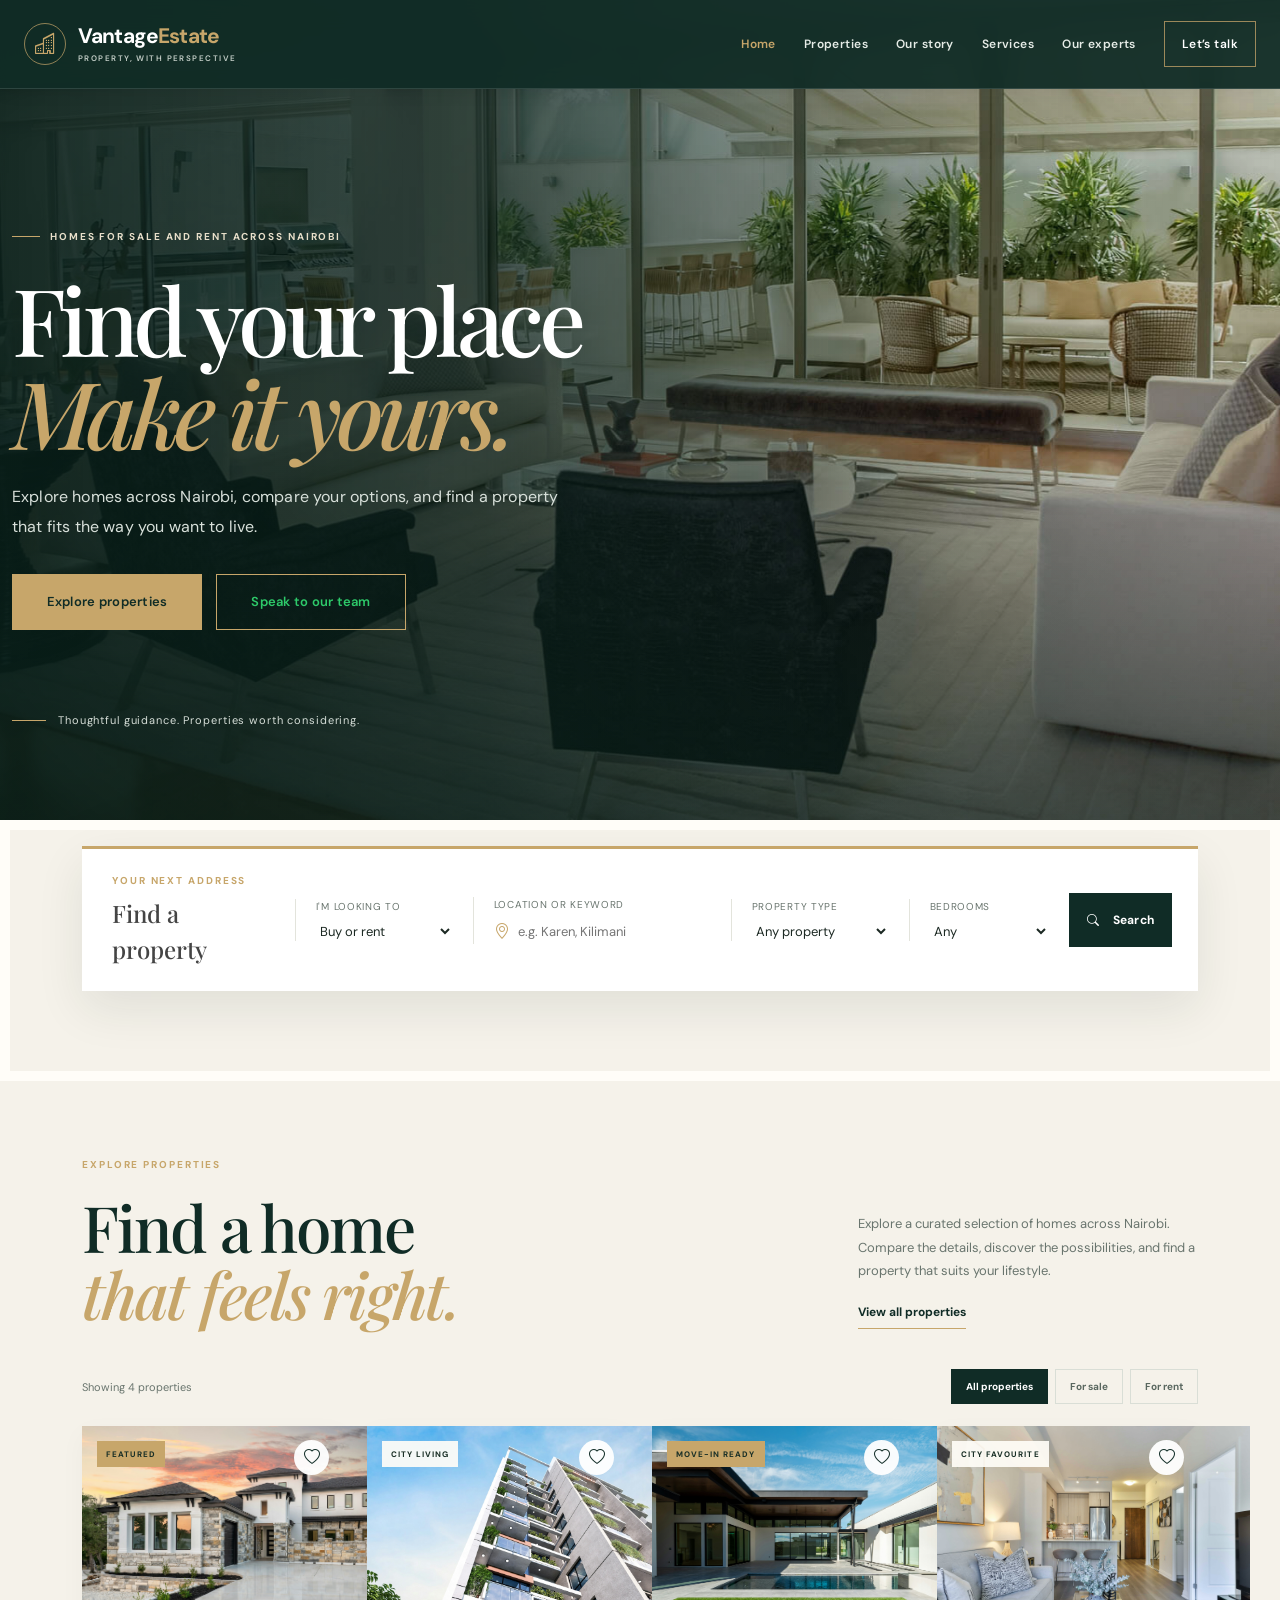
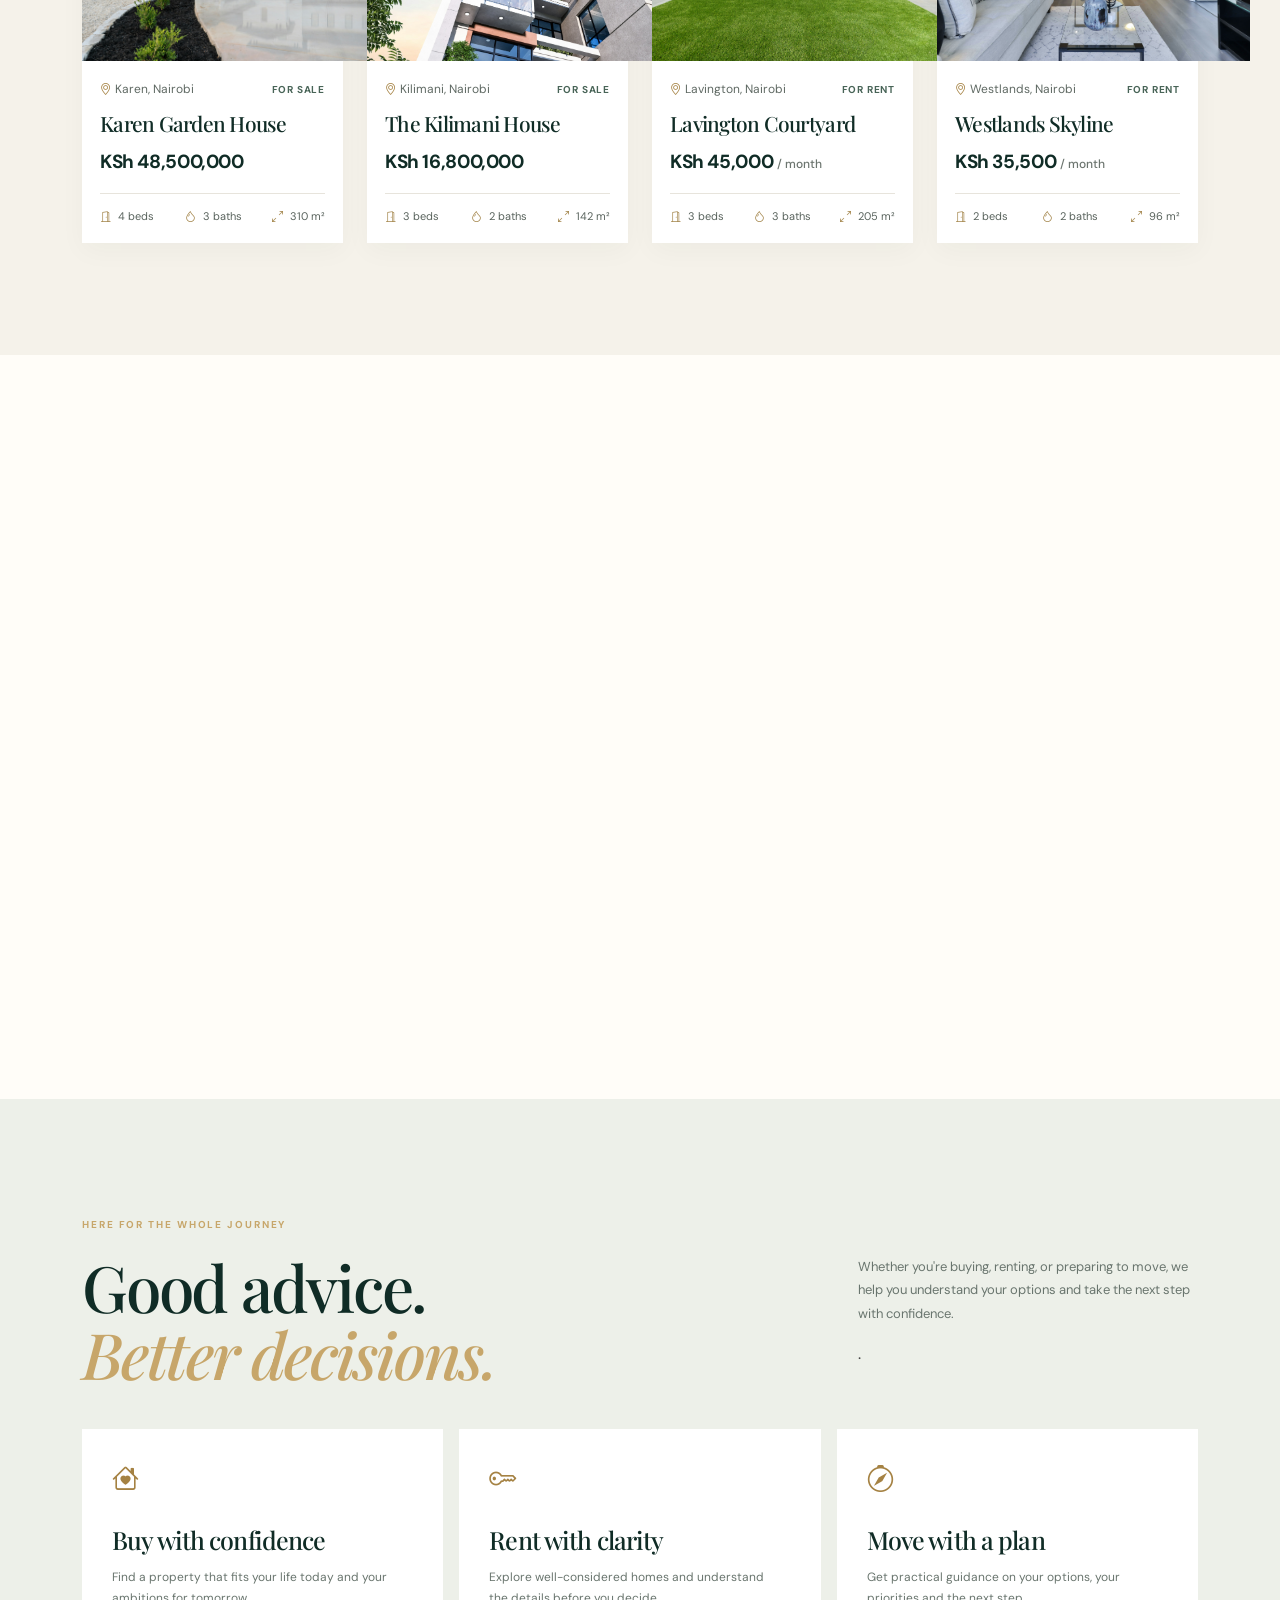
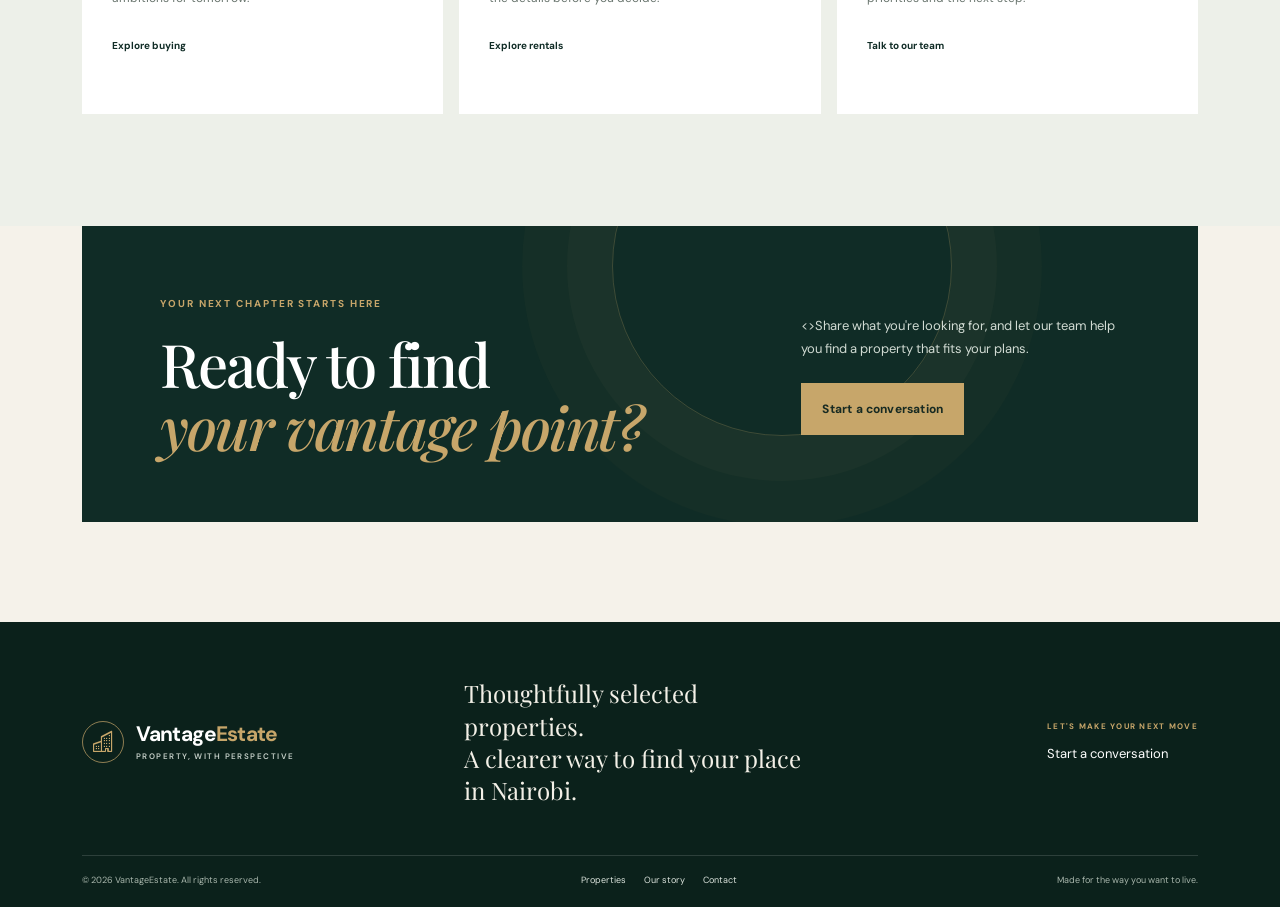
<file: index.html>
<!DOCTYPE html>
<html lang="en">
<head>
  <meta charset="utf-8">
  <meta name="viewport" content="width=device-width, initial-scale=1.0">
  <title>VantageEstate | Where Vision Meets Value</title>
  <meta name="description" content="Search homes and apartments for sale or rent across Nairobi with VantageEstate. Compare property details and arrange a viewing.">
  <meta name="theme-color" content="#102c26">
  <link href="assets/img/property.png" rel="icon">
  <link href="assets/img/property.png" rel="apple-touch-icon">
  <link rel="preconnect" href="https://fonts.googleapis.com">
  <link rel="preconnect" href="https://fonts.gstatic.com" crossorigin>
  <link href="https://fonts.googleapis.com/css2?family=DM+Sans:wght@400;500;600;700&family=Playfair+Display:wght@500;600;700&display=swap" rel="stylesheet">
  <link href="assets/vendor/bootstrap/css/bootstrap.min.css" rel="stylesheet">
  <link href="assets/vendor/bootstrap-icons/bootstrap-icons.css" rel="stylesheet">
  <link href="assets/vendor/aos/aos.css" rel="stylesheet">
  <link href="assets/vendor/swiper/swiper-bundle.min.css" rel="stylesheet">
  <link href="assets/css/main.css" rel="stylesheet">
  <link href="assets/css/vantageestate.css" rel="stylesheet">
</head>
<body class="index-page">
<header id="header" class="header ve-header">
  <div class="container ve-nav-wrap">
    <a href="index.html" class="ve-brand" aria-label="VantageEstate home"><span class="ve-brand-mark"><i class="bi bi-buildings"></i></span><span>Vantage<span class="ve-brand-light">Estate</span><small>PROPERTY, WITH PERSPECTIVE</small></span></a>
    <button class="ve-menu-toggle" aria-label="Open navigation" aria-expanded="false"><i class="bi bi-list"></i></button>
    <nav class="ve-nav" aria-label="Main navigation">
      <a class="active" href="index.html">Home</a><a href="properties.html">Properties</a><a href="about.html">Our story</a><a href="services.html">Services</a><a href="agents.html">Our experts</a>
      <a class="ve-nav-cta" href="contact.html">Let’s talk </a>
    </nav>
  </div>
</header>
<main>
  <section class="ve-hero">
    <div class="ve-hero-image" role="img" aria-label="Contemporary luxury home surrounded by greenery"></div>
    <div class="ve-hero-shade"></div>
    <div class="container ve-hero-inner">
      <div class="ve-eyebrow"><span></span> Homes for sale and rent across Nairobi</div>
      <h1>Find your place<br><em>Make it yours.</em></h1>
      <p class="ve-hero-copy">Explore homes across Nairobi, compare your options, and find a property that fits the way you want to live.</p>
      <div class="ve-hero-actions"><a class="ve-button ve-button-gold" href="#featured">Explore properties </a> <a class="ve-button ve-button outline" href="contact.html">Speak to our team </a></div>
      <div class="ve-hero-note"><span class="ve-note-line"></span><span>Thoughtful guidance. Properties worth considering.</span></div>
    </div>
  </section>


  <section class="ve-search-band" aria-label="Find a property">
    <div class="container">
      <form id="property-search" class="ve-search-panel">
        <div class="ve-search-intro"><span class="ve-kicker">YOUR NEXT ADDRESS</span><strong>Find a property</strong></div>
        <label class="ve-field"><span>I'm looking to</span><select id="search-type"><option value="all">Buy or rent</option><option value="sale">Buy a home</option><option value="rent">Rent a home</option></select></label>
        <label class="ve-field"><span>Location or keyword</span><div class="ve-input-icon"><i class="bi bi-geo-alt"></i><input id="search-location" type="search" placeholder="e.g. Karen, Kilimani"></div></label>
        <label class="ve-field"><span>Property type</span><select id="search-kind"><option value="all">Any property</option><option value="apartment">Apartment</option><option value="house">House / villa</option><option value="townhouse">Townhouse</option></select></label>
        <label class="ve-field"><span>Bedrooms</span><select id="search-beds"><option value="all">Any</option><option value="1">1+ bedrooms</option><option value="2">2+ bedrooms</option><option value="3">3+ bedrooms</option><option value="4">4+ bedrooms</option></select></label>
        <button class="ve-button ve-button-dark" type="submit"><i class="bi bi-search"></i> Search</button>
      </form>
    </div>
  </section>
  <section id="featured" class="ve-section ve-featured">
    <div class="container">
      <div class="ve-section-heading" data-aos="fade-up"><div><span class="ve-kicker">EXPLORE PROPERTIES</span><h2>Find a home<br><em>that feels right.</em></h2></div><div class="ve-heading-side"><p>Explore a curated selection of homes across Nairobi. Compare the details, discover the possibilities, and find a property that suits your lifestyle.</p><a class="ve-underlink" href="properties.html">View all properties </a></div></div>
      <div class="ve-filter-row"><span id="property-count" aria-live="polite">Properties available to explore</span><div class="ve-filter-pills"><button class="active" data-filter="all">All properties</button><button data-filter="sale">For sale</button><button data-filter="rent">For rent</button></div></div>
      <div class="row g-4 ve-property-grid" id="property-grid">
        <div class="col-md-6 col-xl-3 ve-property" data-type="sale" data-kind="house" data-beds="4" data-location="Karen Nairobi" data-aos="fade-up">
          <article class="ve-property-card"><a class="ve-property-image" href="property-single.html"><img src="assets/img/properties/property-1.jpg" alt="Contemporary residence with landscaped grounds" loading="lazy"><span class="ve-badge">FEATURED</span></a><button class="ve-favourite" aria-label="Save Karen Garden House" aria-pressed="false"><i class="bi bi-heart"></i></button><div class="ve-property-content"><div class="ve-property-meta"><span><i class="bi bi-geo-alt"></i> Karen, Nairobi</span><span class="ve-status">For sale</span></div><h3><a href="property-single.html">Karen Garden House</a></h3><p class="ve-price">KSh 48,500,000</p><div class="ve-property-specs"><span><i class="bi bi-door-open"></i> 4 beds</span><span><i class="bi bi-droplet"></i> 3 baths</span><span><i class="bi bi-arrows-angle-expand"></i> 310 m²</span></div></div></article>
        </div>
        <div class="col-md-6 col-xl-3 ve-property" data-type="sale" data-kind="apartment" data-beds="3" data-location="Kilimani Nairobi" data-aos="fade-up" data-aos-delay="80">
          <article class="ve-property-card"><a class="ve-property-image" href="property-single.html"><img src="assets/img/properties/property-2.jpg" alt="Elegant modern apartment building" loading="lazy"><span class="ve-badge ve-badge-light">CITY LIVING</span></a><button class="ve-favourite" aria-label="Save Kilimani House" aria-pressed="false"><i class="bi bi-heart"></i></button><div class="ve-property-content"><div class="ve-property-meta"><span><i class="bi bi-geo-alt"></i> Kilimani, Nairobi</span><span class="ve-status">For sale</span></div><h3><a href="property-single.html">The Kilimani House</a></h3><p class="ve-price">KSh 16,800,000</p><div class="ve-property-specs"><span><i class="bi bi-door-open"></i> 3 beds</span><span><i class="bi bi-droplet"></i> 2 baths</span><span><i class="bi bi-arrows-angle-expand"></i> 142 m²</span></div></div></article>
        </div>
        <div class="col-md-6 col-xl-3 ve-property" data-type="rent" data-kind="townhouse" data-beds="3" data-location="Lavington Nairobi" data-aos="fade-up" data-aos-delay="160">
          <article class="ve-property-card"><a class="ve-property-image" href="property-single.html"><img src="assets/img/properties/property-3.jpg" alt="Warm contemporary townhouse" loading="lazy"><span class="ve-badge">MOVE-IN READY</span></a><button class="ve-favourite" aria-label="Save Lavington Courtyard" aria-pressed="false"><i class="bi bi-heart"></i></button><div class="ve-property-content"><div class="ve-property-meta"><span><i class="bi bi-geo-alt"></i> Lavington, Nairobi</span><span class="ve-status">For rent</span></div><h3><a href="property-single.html">Lavington Courtyard</a></h3><p class="ve-price">KSh 45,000 <small>/ month</small></p><div class="ve-property-specs"><span><i class="bi bi-door-open"></i> 3 beds</span><span><i class="bi bi-droplet"></i> 3 baths</span><span><i class="bi bi-arrows-angle-expand"></i> 205 m²</span></div></div></article>
        </div>
        <div class="col-md-6 col-xl-3 ve-property" data-type="rent" data-kind="apartment" data-beds="2" data-location="Westlands Nairobi" data-aos="fade-up" data-aos-delay="240">
          <article class="ve-property-card"><a class="ve-property-image" href="property-single.html"><img src="assets/img/properties/property-4.jpg" alt="Bright modern apartment interior" loading="lazy"><span class="ve-badge ve-badge-light">CITY FAVOURITE</span></a><button class="ve-favourite" aria-label="Save Westlands Skyline" aria-pressed="false"><i class="bi bi-heart"></i></button><div class="ve-property-content"><div class="ve-property-meta"><span><i class="bi bi-geo-alt"></i> Westlands, Nairobi</span><span class="ve-status">For rent</span></div><h3><a href="property-single.html">Westlands Skyline</a></h3><p class="ve-price">KSh 35,500 <small>/ month</small></p><div class="ve-property-specs"><span><i class="bi bi-door-open"></i> 2 beds</span><span><i class="bi bi-droplet"></i> 2 baths</span><span><i class="bi bi-arrows-angle-expand"></i> 96 m²</span></div></div></article>
        </div>
      </div>
      <div class="ve-empty-state" id="no-results" hidden><i class="bi bi-house-exclamation"></i><h3>No exact matches yet</h3><p>Try a different location or adjust your search filters to explore more properties.</p><button class="ve-button ve-button-dark" id="reset-search" type="button">Reset search</button></div>
    </div>
  </section>
  <section class="ve-manifesto">
    <div class="container"><div class="row align-items-center g-5"><div class="col-lg-6" data-aos="fade-right"><div class="ve-manifesto-image"><img src="assets/img/about-company-1.jpg" alt="Architecture and natural materials meet in a considered living space" loading="lazy"><div class="ve-image-caption"><span>THE VANTAGE STANDARD</span><strong>Good spaces change<br>how life feels.</strong></div></div></div><div class="col-lg-6 ve-manifesto-copy" data-aos="fade-left"><span class="ve-kicker">A DIFFERENT POINT OF VIEW</span><h2>Property is more<br>than <em>an address.</em></h2><p><p>Finding the right property starts with understanding what matters to you. Explore your options, compare the details, and make your next move with confidence.</p>.</p><a class="ve-underlink" href="about.html">Discover the Vantage approach </a><div class="ve-stats"><div><strong>01</strong><span>Personal guidance</span></div><div><strong>02</strong><span>Considered selection</span></div><div><strong>03</strong><span>Clear next steps</span></div></div></div></div></div>
  </section>
  <section class="ve-services ve-section"><div class="container"><div class="ve-section-heading"><div><span class="ve-kicker">HERE FOR THE WHOLE JOURNEY</span><h2>Good advice.<br><em>Better decisions.</em></h2></div><div class="ve-heading-side"><p><p>Whether you're buying, renting, or preparing to move, we help you understand your options and take the next step with confidence.</p>.</p></div></div><div class="row g-3"><div class="col-md-4"><a class="ve-service-card" href="properties.html"><i class="bi bi-house-heart"></i><h3>Buy with confidence</h3><p>Find a property that fits your life today and your ambitions for tomorrow.</p><b>Explore buying </b></a></div><div class="col-md-4"><a class="ve-service-card" href="properties.html"><i class="bi bi-key"></i><h3>Rent with clarity</h3><p>Explore well-considered homes and understand the details before you decide.</p><b>Explore rentals </b></a></div><div class="col-md-4"><a class="ve-service-card" href="contact.html"><i class="bi bi-compass"></i><h3>Move with a plan</h3><p>Get practical guidance on your options, your priorities and the next step.</p><b>Talk to our team </b></a></div></div></div></section>
  <section class="ve-cta"><div class="container"><div class="ve-cta-panel"><div><span class="ve-kicker">YOUR NEXT CHAPTER STARTS HERE</span><h2>Ready to find<br><em>your vantage point?</em></h2></div><div><p><>Share what you're looking for, and let our team help you find a property that fits your plans.</p><a href="contact.html" class="ve-button ve-button-gold">Start a conversation </a></div><div class="ve-cta-orbit"></div></div></div></section>
</main>
<footer class="ve-footer"><div class="container"><div class="ve-footer-main"><a href="index.html" class="ve-brand ve-footer-brand"><span class="ve-brand-mark"><i class="bi bi-buildings"></i></span><span>Vantage<span class="ve-brand-light">Estate</span><small>PROPERTY, WITH PERSPECTIVE</small></span></a><p>Thoughtfully selected properties.<br>A clearer way to find your place in Nairobi.</p><div class="ve-footer-contact"><span>LET'S MAKE YOUR NEXT MOVE</span><a href="contact.html">Start a conversation </a></div></div><div class="ve-footer-bottom"><span>© <span id="current-year">2026</span> VantageEstate. All rights reserved.</span><div><a href="properties.html">Properties</a><a href="about.html">Our story</a><a href="contact.html">Contact</a></div><span>Made for the way you want to live.</span></div></div></footer>
<a href="#" class="ve-back-top" aria-label="Back to top"><i class="bi bi-arrow-up"></i></a>
<script src="assets/vendor/bootstrap/js/bootstrap.bundle.min.js"></script>
<script src="assets/vendor/aos/aos.js"></script>
<script src="assets/vendor/swiper/swiper-bundle.min.js"></script>
<script src="assets/js/main.js"></script>
<script src="assets/js/vantageestate.js"></script>
</body>
</html>
</file>
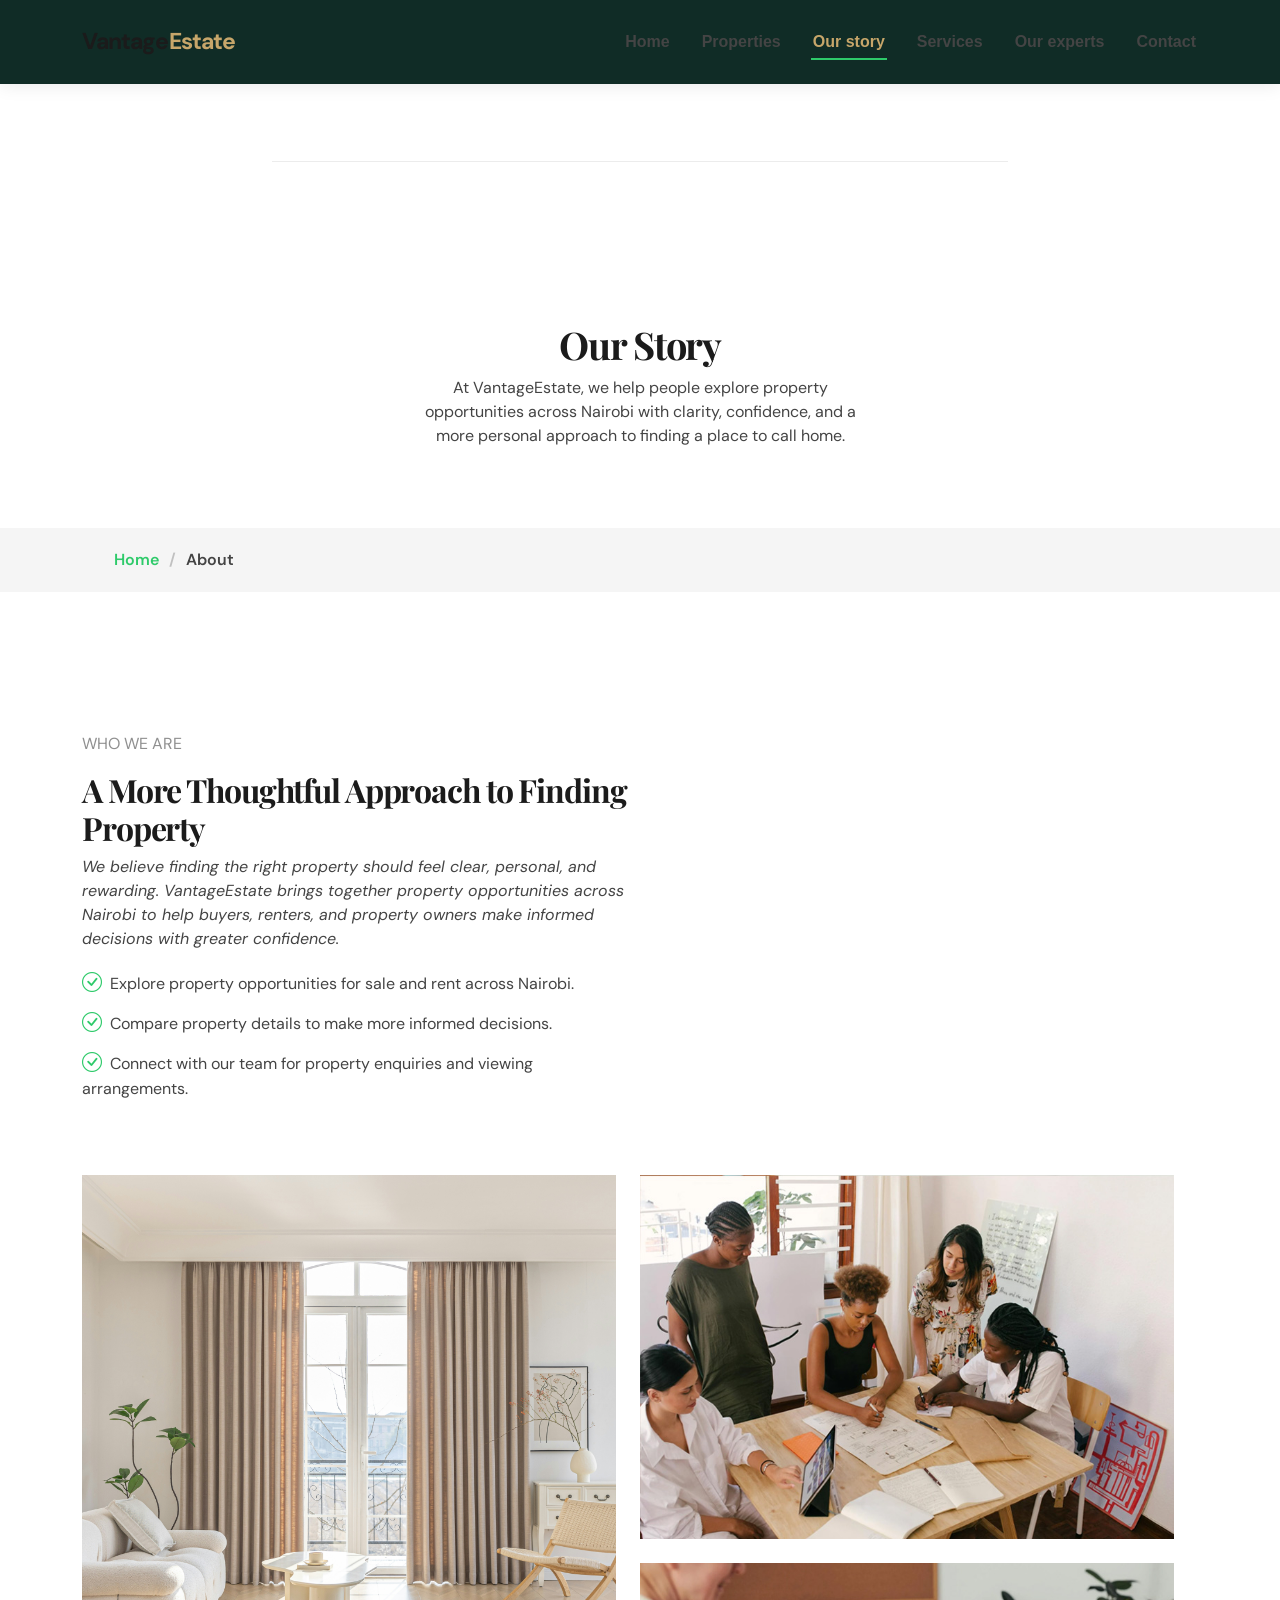
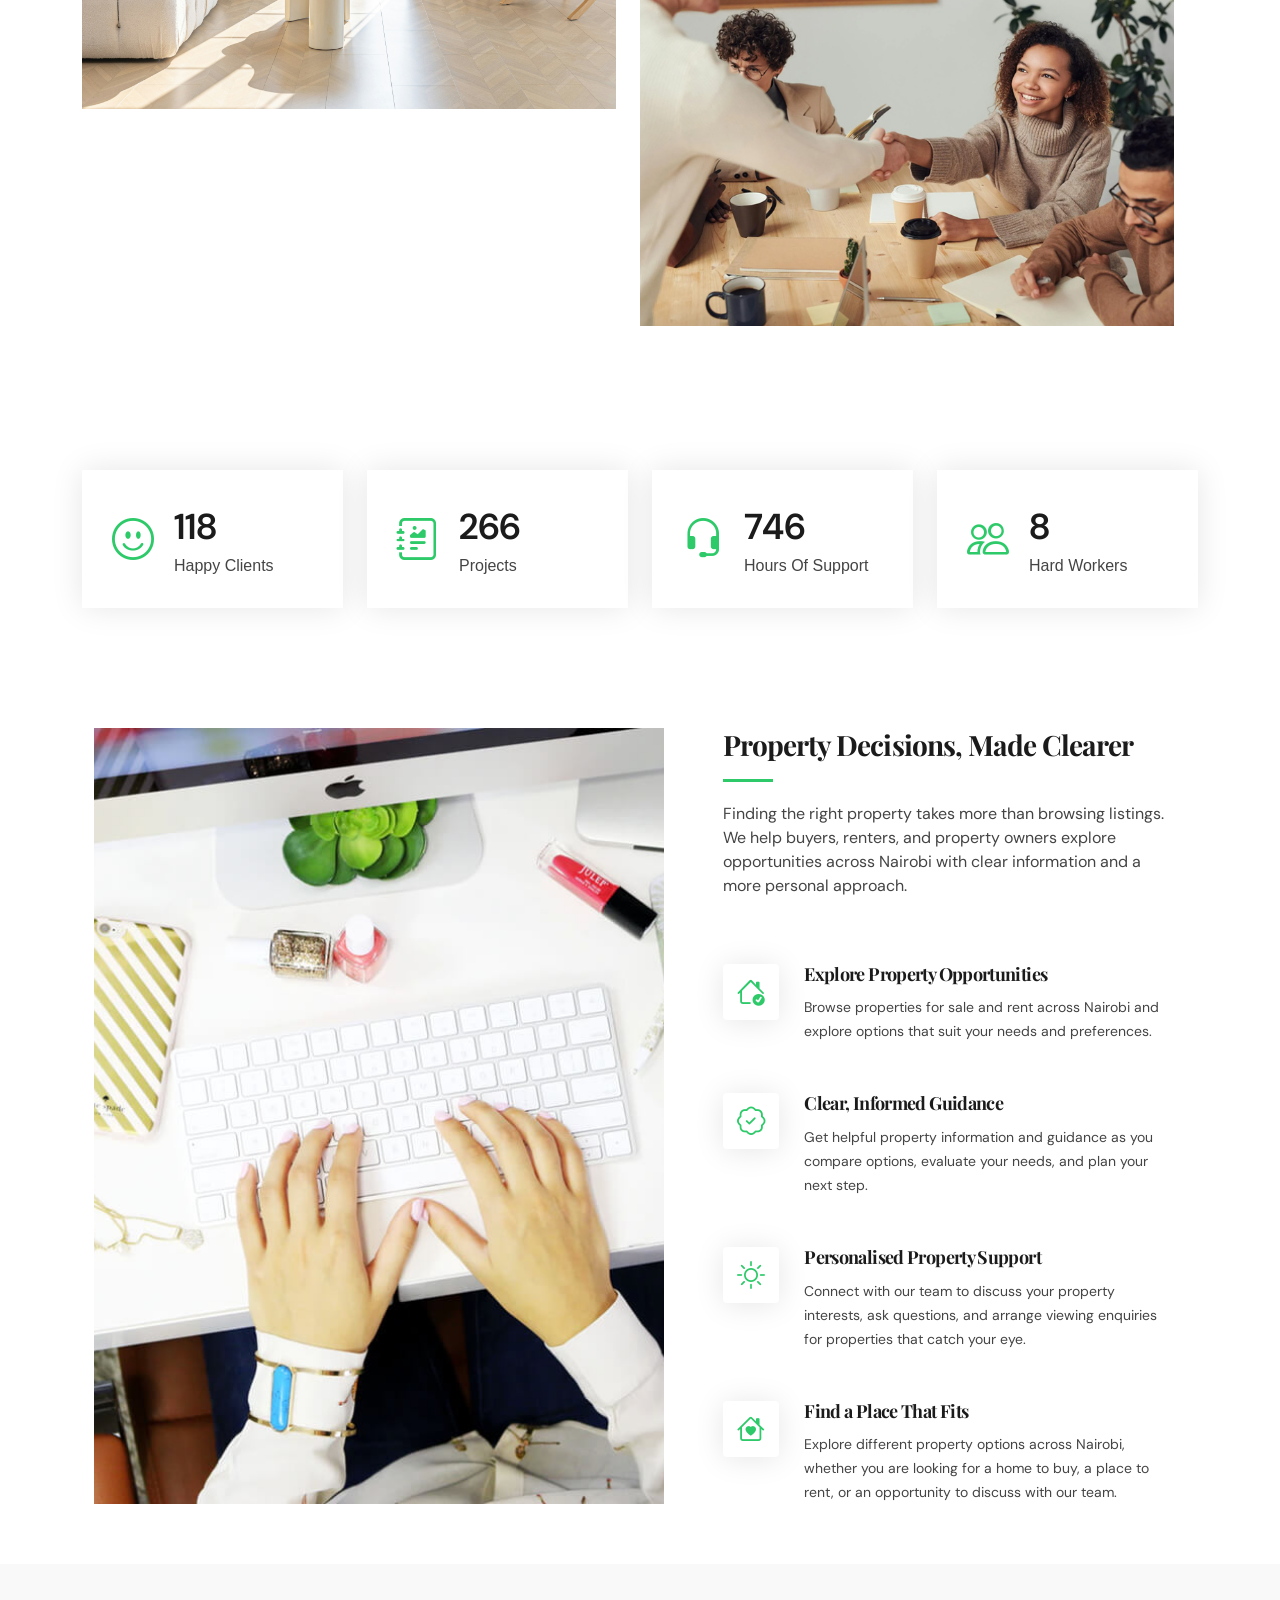
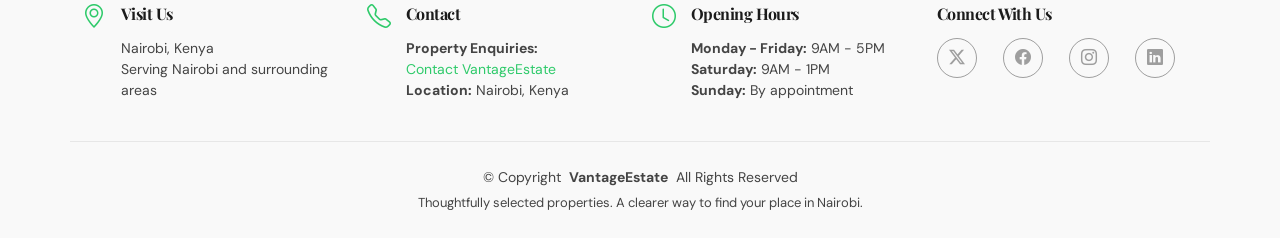
<file: about.html>
<!DOCTYPE html>
<html lang="en">

<head>
  <meta charset="utf-8">
  <meta content="width=device-width, initial-scale=1.0" name="viewport">
  <title>VantageEstate | Where Vision Meets Value</title>
  <meta name="description" content="">
  <meta name="keywords" content="">

  <!-- Favicons -->
  <link href="assets/img/property.png" rel="icon">
  <link href="assets/img/property.png" rel="apple-touch-icon">

  <!-- Fonts -->
  <link href="https://fonts.googleapis.com" rel="preconnect">
  <link href="https://fonts.gstatic.com" rel="preconnect" crossorigin>
  <link href="https://fonts.googleapis.com/css2?family=DM+Sans:wght@400;500;600;700&family=Playfair+Display:wght@500;600;700&display=swap" rel="stylesheet">

  <!-- Vendor CSS Files -->
  <link href="assets/vendor/bootstrap/css/bootstrap.min.css" rel="stylesheet">
  <link href="assets/vendor/bootstrap-icons/bootstrap-icons.css" rel="stylesheet">
  <link href="assets/vendor/aos/aos.css" rel="stylesheet">
  <link href="assets/vendor/fontawesome-free/css/all.min.css" rel="stylesheet">
  <link href="assets/vendor/swiper/swiper-bundle.min.css" rel="stylesheet">

  <!-- Main CSS File -->
  <link href="assets/css/main.css" rel="stylesheet">
  <link href="assets/css/vantageestate.css" rel="stylesheet">

  <!-- =======================================================
  * Template Name: VantageEstate
  * Template URL: https://bootstrapmade.com/real-estate-agency-bootstrap-template/
  * Updated: Apr 08 2026 with Bootstrap v5.3.8
  * Author: BootstrapMade.com
  * License: https://bootstrapmade.com/license/
  ======================================================== -->
</head>

<body class="about-page">

  <header id="header" class="header d-flex align-items-center fixed-top">
    <div class="container-fluid container-xl position-relative d-flex align-items-center justify-content-between">

      <a href="index.html" class="logo d-flex align-items-center">
        <!-- Uncomment the line below if you also wish to use an image logo -->
        <!-- <img src="assets/img/logo.png" alt=""> -->
        <h1 class="sitename">Vantage<span>Estate</span></h1>
      </a>

<nav id="navmenu" class="navmenu">
  <ul>
    <li><a href="index.html">Home</a></li>
    <li><a href="properties.html">Properties</a></li>
    <li><a href="about.html" class="active">Our story</a></li>
    <li><a href="services.html">Services</a></li>
    <li><a href="agents.html">Our experts</a></li>
    <li><a href="contact.html">Contact</a></li>
  </ul>
  <i class="mobile-nav-toggle d-xl-none bi bi-list"></i>
</nav>
      

    </div>
  </header>

  <main class="main">

    <!-- Page Title -->
    <div class="page-title" data-aos="fade">
      <div class="heading">
        <div class="container">
          <div class="row d-flex justify-content-center text-center">
            <div class="col-lg-8">
               <main class="main">

    <!-- Page Title -->
    <div class="page-title" data-aos="fade">
      <div class="heading">
        <div class="container">
          <div class="row d-flex justify-content-center text-center">
            <div class="col-lg-8">
              
<h1>Our Story</h1>
<p class="mb-0">
  At VantageEstate, we help people explore property opportunities across
  Nairobi with clarity, confidence, and a more personal approach to
  finding a place to call home.
</p>
</div>
          </div>
        </div>
      </div>
            </div>
          </div>
        </div>
      </div>
      <nav class="breadcrumbs">
        <div class="container">
          <ol>
            <li><a href="index.html">Home</a></li>
            <li class="current">About</li>
          </ol>
        </div>
      </nav>
    </div><!-- End Page Title -->

    <!-- About Section -->
    <section id="about" class="about section">

      <div class="container">

        <div class="row gy-4">

          <div class="col-lg-6 content" data-aos="fade-up" data-aos-delay="100">
            <p class="who-we-are">Who We Are</p>
            <h3>A More Thoughtful Approach to Finding Property</h3>
            
<p class="fst-italic">
  We believe finding the right property should feel clear, personal, and
  rewarding. VantageEstate brings together property opportunities across
  Nairobi to help buyers, renters, and property owners make informed
  decisions with greater confidence.
</p>

            
<ul>
  <li>
    <i class="bi bi-check-circle"></i>
    <span>Explore property opportunities for sale and rent across Nairobi.</span>
  </li>
  <li>
    <i class="bi bi-check-circle"></i>
    <span>Compare property details to make more informed decisions.</span>
  </li>
  <li>
    <i class="bi bi-check-circle"></i>
    <span>Connect with our team for property enquiries and viewing arrangements.</span>
  </li>
</ul>

          </div>

          
<div class="col-lg-6 about-images order-lg-2" data-aos="fade-up" data-aos-delay="200"></div>
<div class="col-lg-6 content order-lg-1" data-aos="fade-up" data-aos-delay="100"></div>
  <div class="row gy-4">

    <div class="col-lg-6">
      <img
        src="assets/img/about-company-1.jpg"
        class="img-fluid"
        alt="Residential property in Nairobi">
    </div>

    <div class="col-lg-6">
      <div class="row gy-4">

        <div class="col-lg-12">
          <img
            src="assets/img/about-company-2.jpg"
            class="img-fluid"
            alt="Modern home exterior">
        </div>

        <div class="col-lg-12">
          <img
            src="assets/img/about-company-3.jpg"
            class="img-fluid"
            alt="Contemporary residential property">
        </div>

      </div>
    </div>

  </div>
</div>

                </div>
              </div>
            </div>

          </div>

        </div>

      </div>
    </section><!-- /About Section -->

    <!-- Stats Section -->
    <section id="stats" class="stats section">

      <div class="container" data-aos="fade-up" data-aos-delay="100">

        <div class="row gy-4">

          <div class="col-lg-3 col-md-6">
            <div class="stats-item d-flex align-items-center w-100 h-100">
              <i class="bi bi-emoji-smile color-blue flex-shrink-0"></i>
              <div>
                <span data-purecounter-start="0" data-purecounter-end="232" data-purecounter-duration="1" class="purecounter"></span>
                <p>Happy Clients</p>
              </div>
            </div>
          </div><!-- End Stats Item -->

          <div class="col-lg-3 col-md-6">
            <div class="stats-item d-flex align-items-center w-100 h-100">
              <i class="bi bi-journal-richtext color-orange flex-shrink-0"></i>
              <div>
                <span data-purecounter-start="0" data-purecounter-end="521" data-purecounter-duration="1" class="purecounter"></span>
                <p>Projects</p>
              </div>
            </div>
          </div><!-- End Stats Item -->

          <div class="col-lg-3 col-md-6">
            <div class="stats-item d-flex align-items-center w-100 h-100">
              <i class="bi bi-headset color-green flex-shrink-0"></i>
              <div>
                <span data-purecounter-start="0" data-purecounter-end="1463" data-purecounter-duration="1" class="purecounter"></span>
                <p>Hours Of Support</p>
              </div>
            </div>
          </div><!-- End Stats Item -->

          <div class="col-lg-3 col-md-6">
            <div class="stats-item d-flex align-items-center w-100 h-100">
              <i class="bi bi-people color-pink flex-shrink-0"></i>
              <div>
                <span data-purecounter-start="0" data-purecounter-end="15" data-purecounter-duration="1" class="purecounter"></span>
                <p>Hard Workers</p>
              </div>
            </div>
          </div><!-- End Stats Item -->

        </div>

      </div>

    </section><!-- /Stats Section -->

    <!-- Features Section -->
    <section id="features" class="features section">

      <div class="container">

        <div class="row justify-content-around gy-4">
          <div class="features-image col-lg-6" data-aos="fade-up" data-aos-delay="100"><img src="assets/img/features-bg.jpg" alt=""></div>

          <div class="col-lg-5 d-flex flex-column justify-content-center" data-aos="fade-up" data-aos-delay="200">
            
<h3>Property Decisions, Made Clearer</h3>
<p>
  Finding the right property takes more than browsing listings. We help
  buyers, renters, and property owners explore opportunities across Nairobi
  with clear information and a more personal approach.
</p>


            
<div class="icon-box d-flex position-relative" data-aos="fade-up" data-aos-delay="300">
  <i class="bi bi-house-check flex-shrink-0"></i>
  <div>
    <h4><a href="properties.html" class="stretched-link">Explore Property Opportunities</a></h4>
    <p>Browse properties for sale and rent across Nairobi and explore options that suit your needs and preferences.</p>
  </div>
</div><!-- End Icon Box -->


            
<div class="icon-box d-flex position-relative" data-aos="fade-up" data-aos-delay="400">
  <i class="bi bi-patch-check flex-shrink-0"></i>
  <div>
    <h4><a href="services.html" class="stretched-link">Clear, Informed Guidance</a></h4>
    <p>Get helpful property information and guidance as you compare options, evaluate your needs, and plan your next step.</p>
  </div>
</div><!-- End Icon Box -->


            
<div class="icon-box d-flex position-relative" data-aos="fade-up" data-aos-delay="500">
  <i class="bi bi-brightness-high flex-shrink-0"></i>
  <div>
    <h4><a href="contact.html" class="stretched-link">Personalised Property Support</a></h4>
    <p>Connect with our team to discuss your property interests, ask questions, and arrange viewing enquiries for properties that catch your eye.</p>
  </div>
</div><!-- End Icon Box -->


            
<div class="icon-box d-flex position-relative" data-aos="fade-up" data-aos-delay="600">
  <i class="bi bi-house-heart flex-shrink-0"></i>
  <div>
    <h4><a href="properties.html" class="stretched-link">Find a Place That Fits</a></h4>
    <p>Explore different property options across Nairobi, whether you are looking for a home to buy, a place to rent, or an opportunity to discuss with our team.</p>
  </div>
</div><!-- End Icon Box -->


          </div>
        </div>

      </div>

    </section><!-- /Features Section -->

  </main>

  <footer id="footer" class="footer light-background">

    <div class="container">
  <div class="row gy-3">

    
<div class="col-lg-3 col-md-6 d-flex">
  <i class="bi bi-geo-alt icon"></i>
  <div class="address">
    <h4>Visit Us</h4>
    <p>Nairobi, Kenya</p>
    <p>Serving Nairobi and surrounding areas</p>
  </div>
</div>


        
<div class="col-lg-3 col-md-6 d-flex">
  <i class="bi bi-telephone icon"></i>
  <div>
    <h4>Contact</h4>
    <p>
      <strong>Property Enquiries:</strong><br>
      <a href="contact.html">Contact VantageEstate</a><br>
      <strong>Location:</strong> Nairobi, Kenya
    </p>
  </div>
</div>


        
<div class="col-lg-3 col-md-6 d-flex">
  <i class="bi bi-clock icon"></i>
  <div>
    <h4>Opening Hours</h4>
    <p>
      <strong>Monday - Friday:</strong> <span>9AM - 5PM</span><br>
      <strong>Saturday:</strong> <span>9AM - 1PM</span><br>
      <strong>Sunday:</strong> <span>By appointment</span>
    </p>
  </div>
</div>


        

<div class="col-lg-3 col-md-6">
  <h4>Connect With Us</h4>

  <div class="social-links d-flex flex-row align-items-center gap-3">
    <a href="#" class="twitter" aria-label="Twitter">
      <i class="bi bi-twitter-x"></i>
    </a>

    <a href="#" class="facebook" aria-label="Facebook">
      <i class="bi bi-facebook"></i>
    </a>

    <a href="#" class="instagram" aria-label="Instagram">
      <i class="bi bi-instagram"></i>
    </a>

    <a href="#" class="linkedin" aria-label="LinkedIn">
      <i class="bi bi-linkedin"></i>
    </a>
  </div>
</div>

      </div>
    </div>

    
<div class="container copyright text-center mt-4">
  <p>
    © <span>Copyright</span>
    <strong class="px-1 sitename">VantageEstate</strong>
    <span>All Rights Reserved</span>
  </p>

  <div class="credits">
    Thoughtfully selected properties. A clearer way to find your place in Nairobi.
  </div>
</div>


  </footer>

  <!-- Scroll Top -->
  <a href="#" id="scroll-top" class="scroll-top d-flex align-items-center justify-content-center"><i class="bi bi-arrow-up-short"></i></a>

  <!-- Preloader -->
  <div id="preloader"></div>

  <!-- Vendor JS Files -->
  <script src="assets/vendor/bootstrap/js/bootstrap.bundle.min.js"></script>
  <script src="assets/vendor/php-email-form/validate.js"></script>
  <script src="assets/vendor/aos/aos.js"></script>
  <script src="assets/vendor/swiper/swiper-bundle.min.js"></script>
  <script src="assets/vendor/purecounter/purecounter_vanilla.js"></script>

  <!-- Main JS File -->
  <script src="assets/js/main.js"></script>

</body>

</html>
</file>
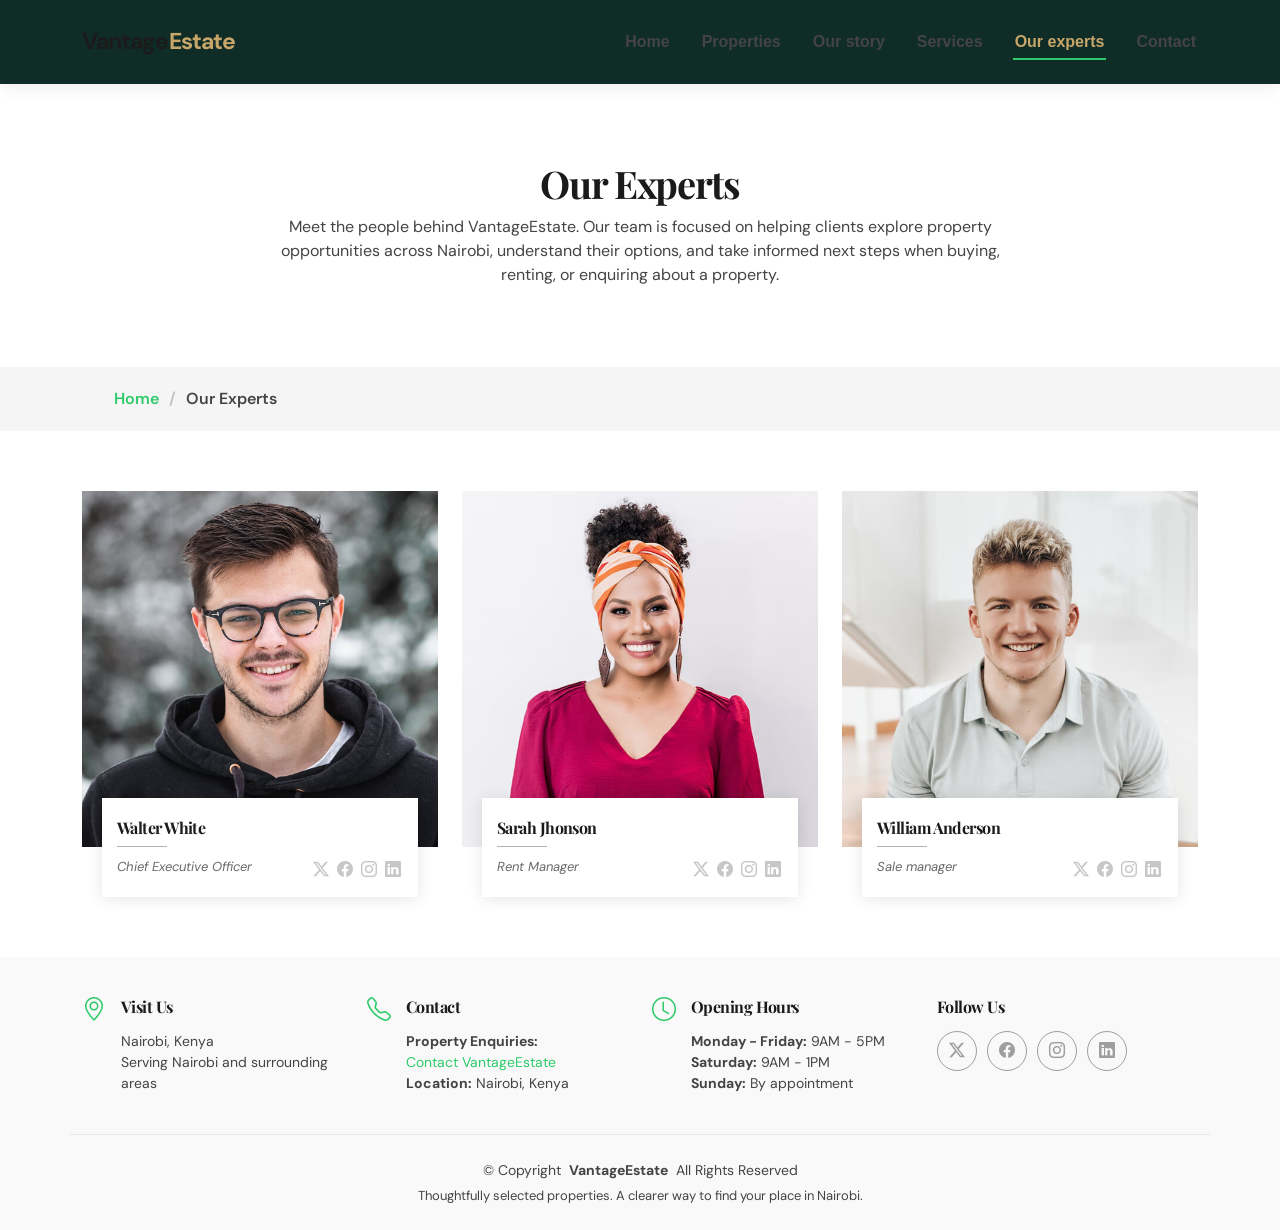
<file: agents.html>
<!DOCTYPE html>
<html lang="en">

<head>
  <meta charset="utf-8">
  <meta content="width=device-width, initial-scale=1.0" name="viewport">
  <title>VantageEstate | Where Vision Meets Value</title>
  <meta name="description" content="">
  <meta name="keywords" content="">

  <!-- Favicons -->
  <link href="assets/img/property.png" rel="icon">
  <link href="assets/img/property.png" rel="apple-touch-icon">

  <!-- Fonts -->
  <link href="https://fonts.googleapis.com" rel="preconnect">
  <link href="https://fonts.gstatic.com" rel="preconnect" crossorigin>
  <link href="https://fonts.googleapis.com/css2?family=DM+Sans:wght@400;500;600;700&family=Playfair+Display:wght@500;600;700&display=swap" rel="stylesheet">

  <!-- Vendor CSS Files -->
  <link href="assets/vendor/bootstrap/css/bootstrap.min.css" rel="stylesheet">
  <link href="assets/vendor/bootstrap-icons/bootstrap-icons.css" rel="stylesheet">
  <link href="assets/vendor/aos/aos.css" rel="stylesheet">
  <link href="assets/vendor/fontawesome-free/css/all.min.css" rel="stylesheet">
  <link href="assets/vendor/swiper/swiper-bundle.min.css" rel="stylesheet">

  <!-- Main CSS File -->
  <link href="assets/css/main.css" rel="stylesheet">
  <link href="assets/css/vantageestate.css" rel="stylesheet">

  <!-- =======================================================
  * Template Name: VantageEstate
  * Template URL: https://bootstrapmade.com/real-estate-agency-bootstrap-template/
  * Updated: Apr 08 2026 with Bootstrap v5.3.8
  * Author: BootstrapMade.com
  * License: https://bootstrapmade.com/license/
  ======================================================== -->
</head>

<body class="agents-page">

  <header id="header" class="header d-flex align-items-center fixed-top">
    <div class="container-fluid container-xl position-relative d-flex align-items-center justify-content-between">

      <a href="index.html" class="logo d-flex align-items-center">
        <!-- Uncomment the line below if you also wish to use an image logo -->
        <!-- <img src="assets/img/logo.png" alt=""> -->
        <h1 class="sitename">Vantage<span>Estate</span></h1>
      </a>

      
<nav id="navmenu" class="navmenu">
  <ul>
    <li><a href="index.html">Home</a></li>
    <li><a href="properties.html">Properties</a></li>
    <li><a href="about.html">Our story</a></li>
    <li><a href="services.html">Services</a></li>
    <li><a href="agents.html" class="active">Our experts</a></li>
    <li><a href="contact.html">Contact</a></li>
  </ul>
  <i class="mobile-nav-toggle d-xl-none bi bi-list"></i>
</nav>

    </div>
  </header>

  <main class="main">

    
<!-- Page Title -->
<div class="page-title" data-aos="fade">
  <div class="heading">
    <div class="container">
      <div class="row d-flex justify-content-center text-center">
        <div class="col-lg-8">
          <h1>Our Experts</h1>
          <p class="mb-0">
            Meet the people behind VantageEstate. Our team is focused on
            helping clients explore property opportunities across Nairobi,
            understand their options, and take informed next steps when
            buying, renting, or enquiring about a property.
          </p>
        </div>
      </div>
    </div>
  </div>
  <nav class="breadcrumbs">
    <div class="container">
      <ol>
        <li><a href="index.html">Home</a></li>
        <li class="current">Our Experts</li>
      </ol>
    </div>
  </nav>
</div><!-- End Page Title -->


    <!-- Agents Section -->
    <section id="agents" class="agents section">

      <div class="container">

        <div class="row gy-5">

          <div class="col-lg-4 col-md-6" data-aos="fade-up" data-aos-delay="100">
            <div class="member">
              <div class="pic"><img src="assets/img/team/team-1.jpg" class="img-fluid" alt=""></div>
              <div class="member-info">
                <h4>Walter White</h4>
                <span>Chief Executive Officer</span>
                <div class="social">
                  <a href=""><i class="bi bi-twitter-x"></i></a>
                  <a href=""><i class="bi bi-facebook"></i></a>
                  <a href=""><i class="bi bi-instagram"></i></a>
                  <a href=""><i class="bi bi-linkedin"></i></a>
                </div>
              </div>
            </div>
          </div><!-- End Team Member -->

          <div class="col-lg-4 col-md-6" data-aos="fade-up" data-aos-delay="200">
            <div class="member">
              <div class="pic"><img src="assets/img/team/team-2.jpg" class="img-fluid" alt=""></div>
              <div class="member-info">
                <h4>Sarah Jhonson</h4>
                <span>Rent Manager</span>
                <div class="social">
                  <a href=""><i class="bi bi-twitter-x"></i></a>
                  <a href=""><i class="bi bi-facebook"></i></a>
                  <a href=""><i class="bi bi-instagram"></i></a>
                  <a href=""><i class="bi bi-linkedin"></i></a>
                </div>
              </div>
            </div>
          </div><!-- End Team Member -->

          <div class="col-lg-4 col-md-6" data-aos="fade-up" data-aos-delay="300">
            <div class="member">
              <div class="pic"><img src="assets/img/team/team-3.jpg" class="img-fluid" alt=""></div>
              <div class="member-info">
                <h4>William Anderson</h4>
                <span>Sale manager<br></span>
                <div class="social">
                  <a href=""><i class="bi bi-twitter-x"></i></a>
                  <a href=""><i class="bi bi-facebook"></i></a>
                  <a href=""><i class="bi bi-instagram"></i></a>
                  <a href=""><i class="bi bi-linkedin"></i></a>
                </div>
              </div>
            </div>
          </div><!-- End Team Member -->

        </div>

      </div>

    </section><!-- /Agents Section -->

  </main>

  <footer id="footer" class="footer light-background">

    <div class="container">
      <div class="row gy-3">
        <div class="col-lg-3 col-md-6 d-flex">
          <i class="bi bi-geo-alt icon"></i>
          
    <div class="address">
       <h4>Visit Us</h4>
       <p>Nairobi, Kenya</p>
       <p>Serving Nairobi and surrounding areas</p>
         </div>


        </div>

        <div class="col-lg-3 col-md-6 d-flex">
          <i class="bi bi-telephone icon"></i>
          <div>
            
         <h4>Contact</h4>
         <p>
         <strong>Property Enquiries:</strong><br>
         <a href="contact.html">Contact VantageEstate</a><br>
         <strong>Location:</strong> Nairobi, Kenya
         </p>

          </div>
        </div>

        <div class="col-lg-3 col-md-6 d-flex">
          <i class="bi bi-clock icon"></i>
          <div>
            
          <h4>Opening Hours</h4>
          <p>
         <strong>Monday - Friday:</strong> <span>9AM - 5PM</span><br>
         <strong>Saturday:</strong> <span>9AM - 1PM</span><br>
          <strong>Sunday:</strong> <span>By appointment</span>
         </p>

          </div>
        </div>

        <div class="col-lg-3 col-md-6">
          <h4>Follow Us</h4>
          <div class="social-links d-flex">
            <a href="#" class="twitter"><i class="bi bi-twitter-x"></i></a>
            <a href="#" class="facebook"><i class="bi bi-facebook"></i></a>
            <a href="#" class="instagram"><i class="bi bi-instagram"></i></a>
            <a href="#" class="linkedin"><i class="bi bi-linkedin"></i></a>
          </div>
        </div>

      </div>
    </div>

    
<div class="container copyright text-center mt-4">
  <p>
    © <span>Copyright</span>
    <strong class="px-1 sitename">VantageEstate</strong>
    <span>All Rights Reserved</span>
  </p>

  <div class="credits">
    Thoughtfully selected properties. A clearer way to find your place in Nairobi.
  </div>
</div>

    </div>

  </footer>

  <!-- Scroll Top -->
  <a href="#" id="scroll-top" class="scroll-top d-flex align-items-center justify-content-center"><i class="bi bi-arrow-up-short"></i></a>

  <!-- Preloader -->
  <div id="preloader"></div>

  <!-- Vendor JS Files -->
  <script src="assets/vendor/bootstrap/js/bootstrap.bundle.min.js"></script>
  <script src="assets/vendor/php-email-form/validate.js"></script>
  <script src="assets/vendor/aos/aos.js"></script>
  <script src="assets/vendor/swiper/swiper-bundle.min.js"></script>
  <script src="assets/vendor/purecounter/purecounter_vanilla.js"></script>

  <!-- Main JS File -->
  <script src="assets/js/main.js"></script>

</body>

</html>
</file>
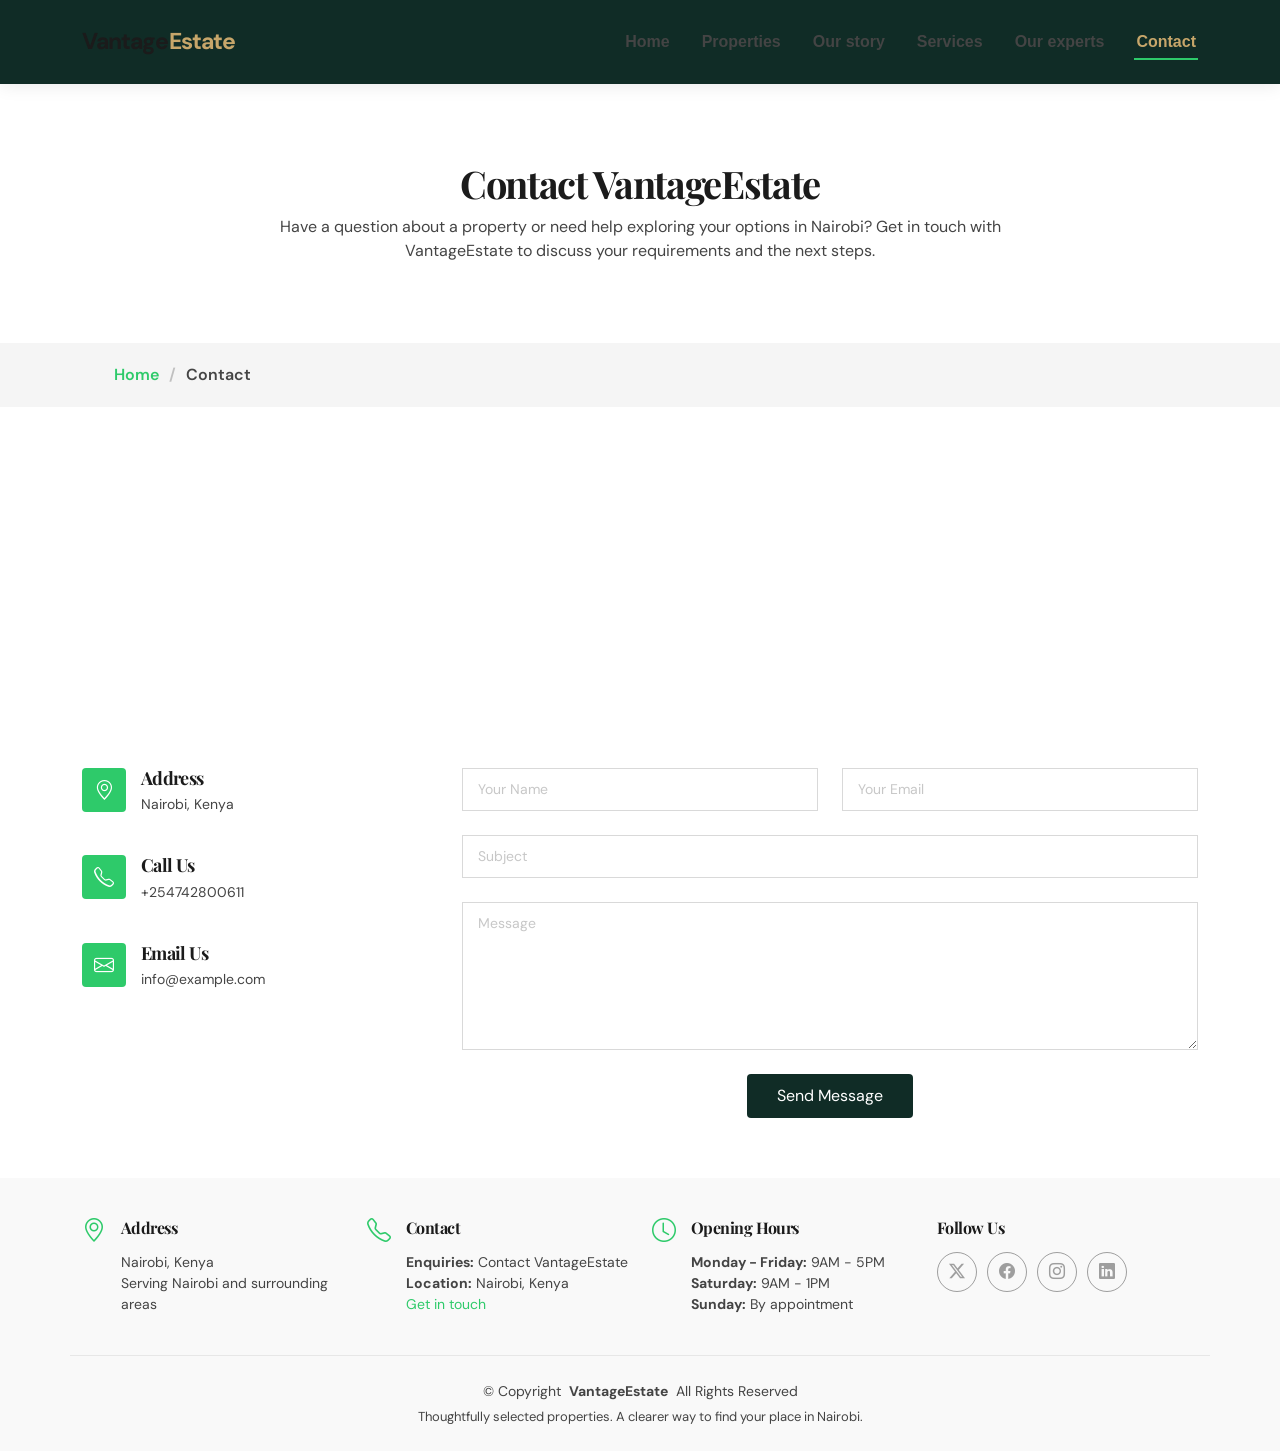
<file: contact.html>
<!DOCTYPE html>
<html lang="en">

<head>
  <meta charset="utf-8">
  <meta content="width=device-width, initial-scale=1.0" name="viewport">
  <title>VantageEstate | Where Vision Meets Value</title>
  <meta name="description" content="">
  <meta name="keywords" content="">

  <!-- Favicons -->
  <link href="assets/img/property.png" rel="icon">
  <link href="assets/img/property.png" rel="apple-touch-icon">

  <!-- Fonts -->
  <link href="https://fonts.googleapis.com" rel="preconnect">
  <link href="https://fonts.gstatic.com" rel="preconnect" crossorigin>
  <link href="https://fonts.googleapis.com/css2?family=DM+Sans:wght@400;500;600;700&family=Playfair+Display:wght@500;600;700&display=swap" rel="stylesheet">

  <!-- Vendor CSS Files -->
  <link href="assets/vendor/bootstrap/css/bootstrap.min.css" rel="stylesheet">
  <link href="assets/vendor/bootstrap-icons/bootstrap-icons.css" rel="stylesheet">
  <link href="assets/vendor/aos/aos.css" rel="stylesheet">
  <link href="assets/vendor/fontawesome-free/css/all.min.css" rel="stylesheet">
  <link href="assets/vendor/swiper/swiper-bundle.min.css" rel="stylesheet">

  <!-- Main CSS File -->
  <link href="assets/css/main.css" rel="stylesheet">
  <link href="assets/css/vantageestate.css" rel="stylesheet">

  <!-- =======================================================
  * Template Name: VantageEstate
  * Template URL: https://bootstrapmade.com/real-estate-agency-bootstrap-template/
  * Updated: Apr 08 2026 with Bootstrap v5.3.8
  * Author: BootstrapMade.com
  * License: https://bootstrapmade.com/license/
  ======================================================== -->
</head>

<body class="contact-page">

  <header id="header" class="header d-flex align-items-center fixed-top">
    <div class="container-fluid container-xl position-relative d-flex align-items-center justify-content-between">

      <a href="index.html" class="logo d-flex align-items-center">
        <!-- Uncomment the line below if you also wish to use an image logo -->
        <!-- <img src="assets/img/logo.png" alt=""> -->
        <h1 class="sitename">Vantage<span>Estate</span></h1>
      </a>

      
<nav id="navmenu" class="navmenu">
  <ul>
    <li><a href="index.html">Home</a></li>
    <li><a href="properties.html">Properties</a></li>
    <li><a href="about.html">Our story</a></li>
    <li><a href="services.html">Services</a></li>
    <li><a href="agents.html">Our experts</a></li>
    <li><a href="contact.html" class="active">Contact</a></li>
  </ul>
  <i class="mobile-nav-toggle d-xl-none bi bi-list"></i>
</nav>


    </div>
  </header>

  <main class="main">

    <!-- Page Title -->
    <div class="page-title" data-aos="fade">
      <div class="heading">
        <div class="container">
          <div class="row d-flex justify-content-center text-center">
            <div class="col-lg-8">
              
            <h1>Contact VantageEstate</h1>
            <p class="mb-0">
  Have a question about a property or need help exploring your options in Nairobi?
  Get in touch with VantageEstate to discuss your requirements and the next steps.
            </p>
            </div>
          </div>
        </div>
      </div>
      <nav class="breadcrumbs">
        <div class="container">
          <ol>
            <li><a href="index.html">Home</a></li>
            <li class="current">Contact</li>
          </ol>
        </div>
      </nav>
    </div><!-- End Page Title -->

    <!-- Contact Section -->
    <section id="contact" class="contact section">

      <div class="container" data-aos="fade-up" data-aos-delay="100">

        <div class="mb-4" data-aos="fade-up" data-aos-delay="200">
          
<iframe
  style="border:0; width: 100%; height: 270px;"
  src="https://maps.google.com/maps?q=Nairobi%2C%20Kenya&output=embed"
  frameborder="0"
  allowfullscreen=""
  loading="lazy"
  referrerpolicy="no-referrer-when-downgrade">
</iframe>

        </div><!-- End Google Maps -->

        <div class="row gy-4">

          <div class="col-lg-4">
            <div class="info-item d-flex" data-aos="fade-up" data-aos-delay="300">
              <i class="bi bi-geo-alt flex-shrink-0"></i>
              <div>
                
               <h3>Address</h3>
              <p>Nairobi, Kenya</p>
                </div>
            </div><!-- End Info Item -->

            <div class="info-item d-flex" data-aos="fade-up" data-aos-delay="400">
              <i class="bi bi-telephone flex-shrink-0"></i>
              <div>
                
<h3>Call Us</h3>
<p>+254742800611</p>

              </div>
            </div><!-- End Info Item -->

            <div class="info-item d-flex" data-aos="fade-up" data-aos-delay="500">
              <i class="bi bi-envelope flex-shrink-0"></i>
              <div>
                <h3>Email Us</h3>
                <p>info@example.com</p>
              </div>
            </div><!-- End Info Item -->

          </div>

          <div class="col-lg-8">
            <form action="forms/contact.php" method="post" class="php-email-form" data-aos="fade-up" data-aos-delay="200">
              <div class="row gy-4">

                <div class="col-md-6">
                  <input type="text" name="name" class="form-control" placeholder="Your Name" required="">
                </div>

                <div class="col-md-6 ">
                  <input type="email" class="form-control" name="email" placeholder="Your Email" required="">
                </div>

                <div class="col-md-12">
                  <input type="text" class="form-control" name="subject" placeholder="Subject" required="">
                </div>

                <div class="col-md-12">
                  <textarea class="form-control" name="message" rows="6" placeholder="Message" required=""></textarea>
                </div>

                <div class="col-md-12 text-center">
                  <div class="loading">Loading</div>
                  <div class="error-message"></div>
                  <div class="sent-message">Your message has been sent. Thank you!</div>

                  <button type="submit">Send Message</button>
                </div>

              </div>
            </form>
          </div><!-- End Contact Form -->

        </div>

      </div>

    </section><!-- /Contact Section -->

  </main>

  <footer id="footer" class="footer light-background">

    <div class="container">
      <div class="row gy-3">
        <div class="col-lg-3 col-md-6 d-flex">
          <i class="bi bi-geo-alt icon"></i>
          <div class="address">
            
           <h4>Address</h4>
           <p>Nairobi, Kenya</p>
           <p>Serving Nairobi and surrounding areas</p>
             <p></p>

          </div>

        </div>

        <div class="col-lg-3 col-md-6 d-flex">
          <i class="bi bi-telephone icon"></i>
          <div>
            
            <h4>Contact</h4>
            <p>
             <strong>Enquiries:</strong> <span>Contact VantageEstate</span><br>
             <strong>Location:</strong> <span>Nairobi, Kenya</span><br>
             <a href="contact.html">Get in touch</a>
             </p>

          </div>
        </div>

        <div class="col-lg-3 col-md-6 d-flex">
          <i class="bi bi-clock icon"></i>
          <div>
            
         <h4>Opening Hours</h4>
         <p>
         <strong>Monday - Friday:</strong> <span>9AM - 5PM</span><br>
         <strong>Saturday:</strong> <span>9AM - 1PM</span><br>
         <strong>Sunday:</strong> <span>By appointment</span>
           </p>

          </div>
        </div>

        <div class="col-lg-3 col-md-6">
          <h4>Follow Us</h4>
          <div class="social-links d-flex">
            <a href="#" class="twitter"><i class="bi bi-twitter-x"></i></a>
            <a href="#" class="facebook"><i class="bi bi-facebook"></i></a>
            <a href="#" class="instagram"><i class="bi bi-instagram"></i></a>
            <a href="#" class="linkedin"><i class="bi bi-linkedin"></i></a>
          </div>
        </div>

      </div>
    </div>

    
      
       <div class="container copyright text-center mt-4">
        <p>
    © <span>Copyright</span>
    <strong class="px-1 sitename">VantageEstate</strong>
    <span>All Rights Reserved</span>
       </p>
        <div class="credits">
    Thoughtfully selected properties. A clearer way to find your place in Nairobi.
      </div>
      </div>


    </div>

  </footer>

  <!-- Scroll Top -->
  <a href="#" id="scroll-top" class="scroll-top d-flex align-items-center justify-content-center"><i class="bi bi-arrow-up-short"></i></a>

  <!-- Preloader -->
  <div id="preloader"></div>

  <!-- Vendor JS Files -->
  <script src="assets/vendor/bootstrap/js/bootstrap.bundle.min.js"></script>
  <script src="assets/vendor/php-email-form/validate.js"></script>
  <script src="assets/vendor/aos/aos.js"></script>
  <script src="assets/vendor/swiper/swiper-bundle.min.js"></script>
  <script src="assets/vendor/purecounter/purecounter_vanilla.js"></script>

  <!-- Main JS File -->
  <script src="assets/js/main.js"></script>

</body>

</html>
</file>
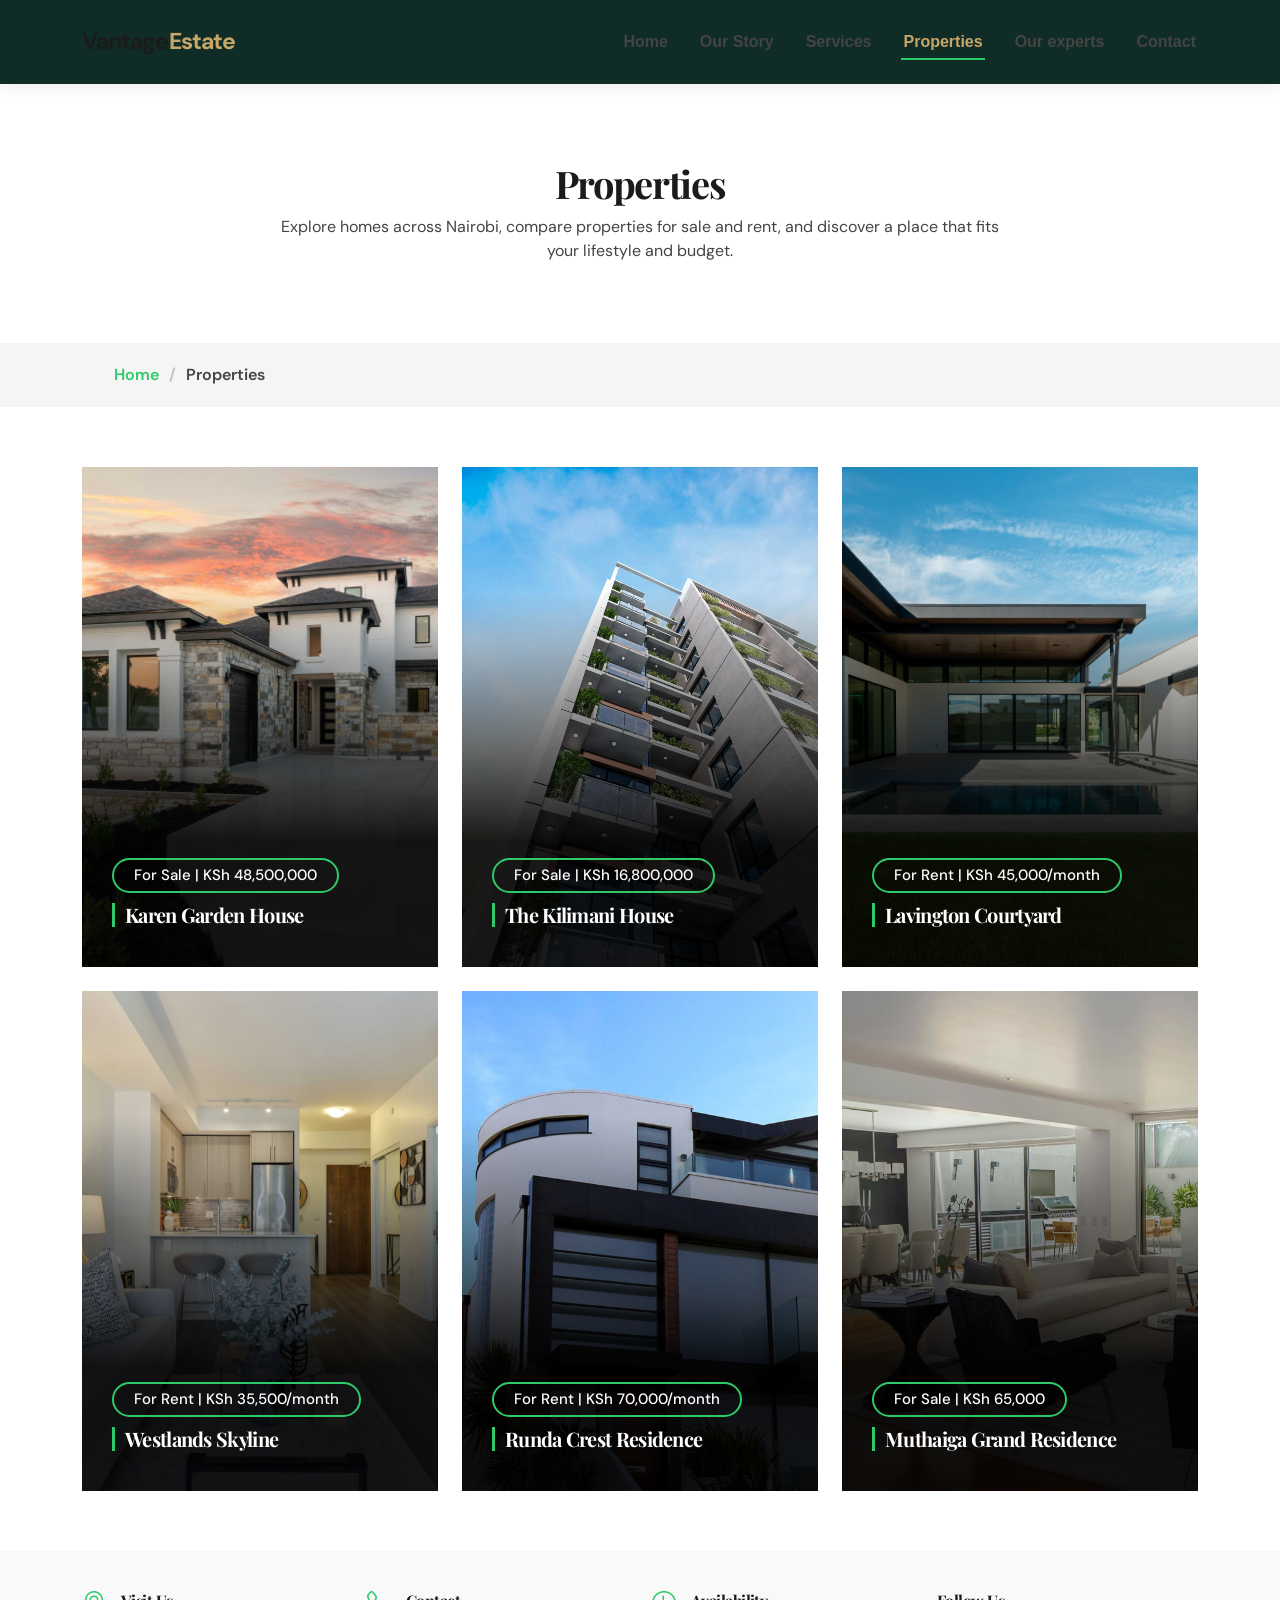
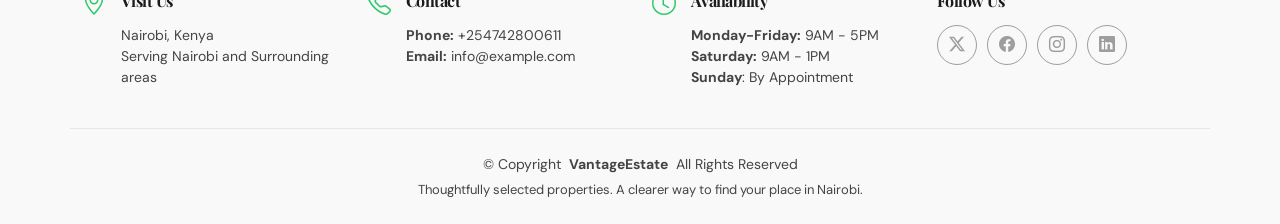
<file: properties.html>
<!DOCTYPE html>
<html lang="en">

<head>
  <meta charset="utf-8">
  <meta content="width=device-width, initial-scale=1.0" name="viewport">
  <title>VantageEstate | Where Vision Meets Value</title>
  <meta name="description" content="">
  <meta name="keywords" content="">

  <!-- Favicons -->
  <link href="assets/img/property.png" rel="icon">
  <link href="assets/img/property.png" rel="apple-touch-icon">

  <!-- Fonts -->
  <link href="https://fonts.googleapis.com" rel="preconnect">
  <link href="https://fonts.gstatic.com" rel="preconnect" crossorigin>
  <link href="https://fonts.googleapis.com/css2?family=DM+Sans:wght@400;500;600;700&family=Playfair+Display:wght@500;600;700&display=swap" rel="stylesheet">

  <!-- Vendor CSS Files -->
  <link href="assets/vendor/bootstrap/css/bootstrap.min.css" rel="stylesheet">
  <link href="assets/vendor/bootstrap-icons/bootstrap-icons.css" rel="stylesheet">
  <link href="assets/vendor/aos/aos.css" rel="stylesheet">
  <link href="assets/vendor/fontawesome-free/css/all.min.css" rel="stylesheet">
  <link href="assets/vendor/swiper/swiper-bundle.min.css" rel="stylesheet">

  <!-- Main CSS File -->
  <link href="assets/css/main.css" rel="stylesheet">
  <link href="assets/css/vantageestate.css" rel="stylesheet">

  <!-- =======================================================
  * Template Name: VantageEstate
  * Template URL: https://bootstrapmade.com/real-estate-agency-bootstrap-template/
  * Updated: Apr 08 2026 with Bootstrap v5.3.8
  * Author: BootstrapMade.com
  * License: https://bootstrapmade.com/license/
  ======================================================== -->
</head>

<body class="properties-page">

  <header id="header" class="header d-flex align-items-center fixed-top">
    <div class="container-fluid container-xl position-relative d-flex align-items-center justify-content-between">

      <a href="index.html" class="logo d-flex align-items-center">
        <!-- Uncomment the line below if you also wish to use an image logo -->
        <!-- <img src="assets/img/logo.png" alt=""> -->
        <h1 class="sitename">Vantage<span>Estate</span></h1>
      </a>

      <nav id="navmenu" class="navmenu">
        <ul>
          <li><a href="index.html">Home</a></li>
          <li><a href="about.html">Our Story</a></li>
          <li><a href="services.html">Services</a></li>
          <li><a href="properties.html" class="active">Properties</a></li>
          <li><a href="agents.html">Our experts</a></li>
          <li><a href="contact.html">Contact</a></li>
        </ul>
        <i class="mobile-nav-toggle d-xl-none bi bi-list"></i>
      </nav>

    </div>
  </header>

  <main class="main">

    <!-- Page Title -->
    <div class="page-title" data-aos="fade">
      <div class="heading">
        <div class="container">
          <div class="row d-flex justify-content-center text-center">
            <div class="col-lg-8">
              <h1>Properties</h1>
              <p class="mb-0">Explore homes across Nairobi, compare properties for sale and rent, and discover a place that fits your lifestyle and budget.</p>
            </div>
          </div>
        </div>
      </div>
      <nav class="breadcrumbs">
        <div class="container">
          <ol>
            <li><a href="index.html">Home</a></li>
            <li class="current">Properties</li>
          </ol>
        </div>
      </nav>
    </div><!-- End Page Title -->

    <!-- Real Estate Section -->
    <section id="real-estate" class="real-estate section">

      <div class="container">

        <div class="row gy-4">

          <div class="col-xl-4 col-md-6" data-aos="fade-up" data-aos-delay="100">
            <div class="card">
              <img src="assets/img/properties/property-1.jpg" alt="" class="img-fluid">
              <div class="card-body">
                <span class="sale-rent">For Sale | KSh 48,500,000</span>
                <h3><a href="property-single.html?property=karen" class="stretched-link">Karen Garden House</a></h3>
                <div class="card-content d-flex flex-column justify-content-center text-center">
                  <div class="row propery-info">
                    <div class="col">Area</div>
                    <div class="col">Beds</div>
                    <div class="col">Baths</div>
                    <div class="col">Garages</div>
                  </div>
                  <div class="row">
                    <div class="col">450m2</div>
                    <div class="col">4</div>
                    <div class="col">3</div>
                    <div class="col">2</div>
                  </div>
                </div>
              </div>
            </div>
          </div><!-- End Property Item -->

          <div class="col-xl-4 col-md-6" data-aos="fade-up" data-aos-delay="200">
            <div class="card">
              <img src="assets/img/properties/property-2.jpg" alt="" class="img-fluid">
              <div class="card-body">
                <span class="sale-rent">For Sale | KSh 16,800,000</span>
                <h3><a href="property-single.html?property=kilimani" class="stretched-link">The Kilimani House</a></h3>
                <div class="card-content d-flex flex-column justify-content-center text-center">
                  <div class="row propery-info">
                    <div class="col">Area</div>
                    <div class="col">Beds</div>
                    <div class="col">Baths</div>
                    <div class="col">Garages</div>
                  </div>
                  <div class="row">
                    <div class="col">220m2</div>
                    <div class="col">3</div>
                    <div class="col">2</div>
                    <div class="col">1</div>
                  </div>
                </div>
              </div>
            </div>
          </div><!-- End Property Item -->

          <div class="col-xl-4 col-md-6" data-aos="fade-up" data-aos-delay="300">
            <div class="card">
              <img src="assets/img/properties/property-3.jpg" alt="" class="img-fluid">
              <div class="card-body">
                <span class="sale-rent">For Rent | KSh 45,000/month</span>
                <h3><a href="property-single.html?property=lavington" class="stretched-link">Lavington Courtyard</a></h3>
                <div class="card-content d-flex flex-column justify-content-center text-center">
                  <div class="row propery-info">
                    <div class="col">Area</div>
                    <div class="col">Beds</div>
                    <div class="col">Baths</div>
                    <div class="col">Garages</div>
                  </div>
                  <div class="row">
                    <div class="col">180m2</div>
                    <div class="col">3</div>
                    <div class="col">2</div>
                    <div class="col">1</div>
                  </div>
                </div>
              </div>
            </div>
          </div><!-- End Property Item -->

          <div class="col-xl-4 col-md-6" data-aos="fade-up" data-aos-delay="400">
            <div class="card">
              <img src="assets/img/properties/property-4.jpg" alt="" class="img-fluid">
              <div class="card-body">
                <span class="sale-rent">For Rent | KSh 35,500/month</span>
                <h3><a href="property-single.html?property=westlands" class="stretched-link">Westlands Skyline</a></h3>
                <div class="card-content d-flex flex-column justify-content-center text-center">
                  <div class="row propery-info">
                    <div class="col">Area</div>
                    <div class="col">Beds</div>
                    <div class="col">Baths</div>
                    <div class="col">Garages</div>
                  </div>
                  <div class="row">
                    <div class="col">140m2</div>
                    <div class="col">2</div>
                    <div class="col">2</div>
                    <div class="col">1</div>
                  </div>
                </div>
              </div>
            </div>
          </div><!-- End Property Item -->

          <div class="col-xl-4 col-md-6" data-aos="fade-up" data-aos-delay="500">
            <div class="card">
              <img src="assets/img/properties/property-5.jpg" alt="" class="img-fluid">
              <div class="card-body">
                <span class="sale-rent">For Rent | KSh 70,000/month</span>
                <h3><a href="property-single.html?property=runda" class="stretched-link">Runda Crest Residence</a></h3>
                <div class="card-content d-flex flex-column justify-content-center text-center">
                  <div class="row propery-info">
                    <div class="col">Area</div>
                    <div class="col">Beds</div>
                    <div class="col">Baths</div>
                    <div class="col">Garages</div>
                  </div>
                  <div class="row">
                    <div class="col">380m2</div>
                    <div class="col">4</div>
                    <div class="col">4</div>
                    <div class="col">2</div>
                  </div>
                </div>
              </div>
            </div>
          </div><!-- End Property Item -->

          <div class="col-xl-4 col-md-6" data-aos="fade-up" data-aos-delay="600">
            <div class="card">
              <img src="assets/img/properties/property-6.jpg" alt="" class="img-fluid">
              <div class="card-body">
                <span class="sale-rent">For Sale | KSh 65,000</span>
                <h3><a href="property-single.html?property=muthaiga" class="stretched-link">Muthaiga Grand Residence</a></h3>
                <div class="card-content d-flex flex-column justify-content-center text-center">
                  <div class="row propery-info">
                    <div class="col">Area</div>
                    <div class="col">Beds</div>
                    <div class="col">Baths</div>
                    <div class="col">Garages</div>
                  </div>
                  <div class="row">
                    <div class="col">520m2</div>
                    <div class="col">5</div>
                    <div class="col">5</div>
                    <div class="col">3</div>
                  </div>
                </div>
              </div>
            </div>
          </div><!-- End Property Item -->

        </div>

      </div>

    </section><!-- /Real Estate Section -->

  </main>

  <footer id="footer" class="footer light-background">

    <div class="container">
      <div class="row gy-3">
        <div class="col-lg-3 col-md-6 d-flex">
          <i class="bi bi-geo-alt icon"></i>
          <div class="address">
            <h4>Visit Us</h4>
            <p>Nairobi, Kenya</p>
            <p>Serving Nairobi and Surrounding areas</p>
            
          </div>

        </div>

        <div class="col-lg-3 col-md-6 d-flex">
          <i class="bi bi-telephone icon"></i>
          <div>
            <h4>Contact</h4>
            <p>
              <strong>Phone:</strong> <span>+254742800611</span><br>
              <strong>Email:</strong> <span>info@example.com</span><br>
            </p>
          </div>
        </div>

        <div class="col-lg-3 col-md-6 d-flex">
          <i class="bi bi-clock icon"></i>
          <div>
            <h4>Availability</h4>
            <p>
              <strong>Monday-Friday:</strong> <span>9AM - 5PM</span><br>
              <strong>Saturday:</strong> <span>9AM - 1PM</span><br>
              <strong>Sunday</strong>: <span>By Appointment</span>
            </p>
          </div>
        </div>

        <div class="col-lg-3 col-md-6">
          <h4>Follow Us</h4>
          <div class="social-links d-flex">
  <a href="https://x.com/" class="twitter" aria-label="X">
    <i class="bi bi-twitter-x"></i>
  </a>
  <a href="https://facebook.com/" class="facebook" aria-label="Facebook">
    <i class="bi bi-facebook"></i>
  </a>
  <a href="https://instagram.com/" class="instagram" aria-label="Instagram">
    <i class="bi bi-instagram"></i>
  </a>
  <a href="https://linkedin.com/" class="linkedin" aria-label="LinkedIn">
    <i class="bi bi-linkedin"></i>
  </a>
</div>
        </div>

      </div>
    </div>

    <div class="container copyright text-center mt-4">
      <p>© <span>Copyright</span> <strong class="px-1 sitename">VantageEstate</strong> <span>All Rights Reserved</span></p>
      <div class="credits">
  <span>Thoughtfully selected properties. A clearer way to find your place in Nairobi.</span>
</div>
    </div>

  </footer>

  <!-- Scroll Top -->
  <a href="#" id="scroll-top" class="scroll-top d-flex align-items-center justify-content-center"><i class="bi bi-arrow-up-short"></i></a>

  <!-- Preloader -->
  <div id="preloader"></div>

  <!-- Vendor JS Files -->
  <script src="assets/vendor/bootstrap/js/bootstrap.bundle.min.js"></script>
  <script src="assets/vendor/php-email-form/validate.js"></script>
  <script src="assets/vendor/aos/aos.js"></script>
  <script src="assets/vendor/swiper/swiper-bundle.min.js"></script>
  <script src="assets/vendor/purecounter/purecounter_vanilla.js"></script>

  <!-- Main JS File -->
  <script src="assets/js/main.js"></script>

</body>

</html>
</file>
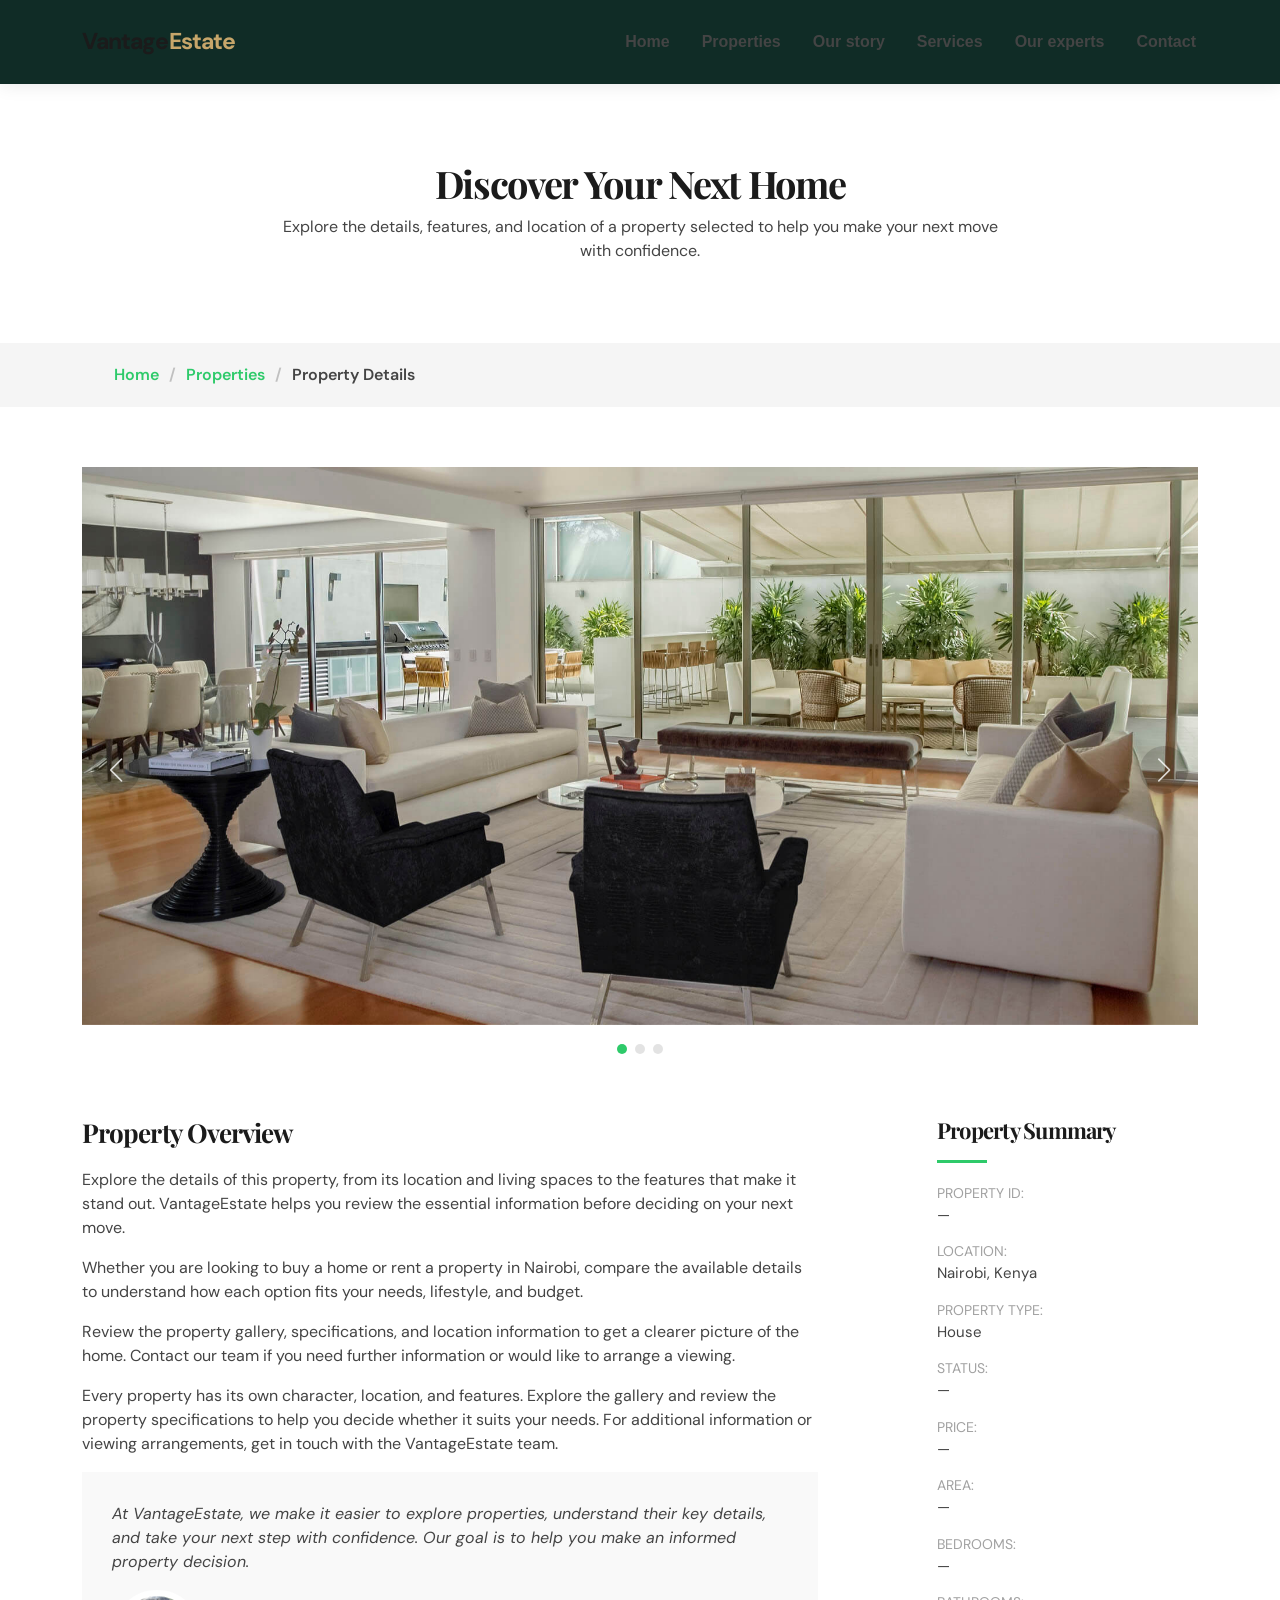
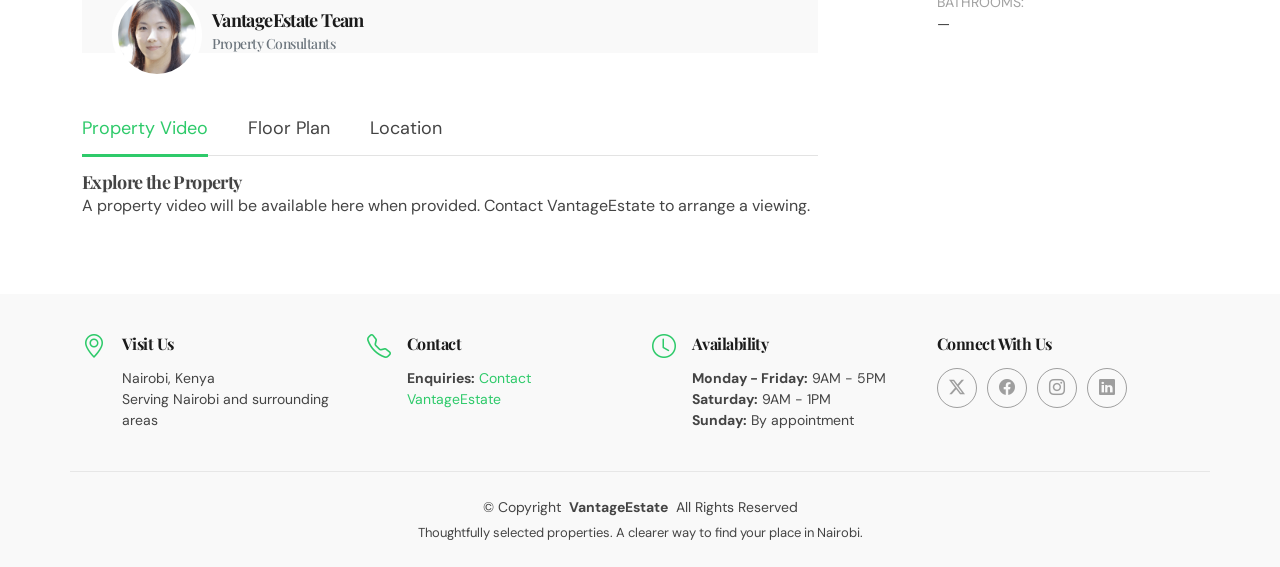
<file: property-single.html>
<!DOCTYPE html>
<html lang="en">

<head>
  <meta charset="utf-8">
  <meta content="width=device-width, initial-scale=1.0" name="viewport">
  <title>VantageEstate | Where Vision Meets Value</title>
  <meta name="description" content="">
  <meta name="keywords" content="">

  <!-- Favicons -->
  <link href="assets/img/property.png" rel="icon">
  <link href="assets/img/property.png" rel="apple-touch-icon">

  <!-- Fonts -->
  <link href="https://fonts.googleapis.com" rel="preconnect">
  <link href="https://fonts.gstatic.com" rel="preconnect" crossorigin>
  <link href="https://fonts.googleapis.com/css2?family=DM+Sans:wght@400;500;600;700&family=Playfair+Display:wght@500;600;700&display=swap" rel="stylesheet">

  <!-- Vendor CSS Files -->
  <link href="assets/vendor/bootstrap/css/bootstrap.min.css" rel="stylesheet">
  <link href="assets/vendor/bootstrap-icons/bootstrap-icons.css" rel="stylesheet">
  <link href="assets/vendor/aos/aos.css" rel="stylesheet">
  <link href="assets/vendor/fontawesome-free/css/all.min.css" rel="stylesheet">
  <link href="assets/vendor/swiper/swiper-bundle.min.css" rel="stylesheet">

  <!-- Main CSS File -->
  <link href="assets/css/main.css" rel="stylesheet">
  <link href="assets/css/vantageestate.css" rel="stylesheet">

  <!-- =======================================================
  * Template Name: VantageEstate
  * Template URL: https://bootstrapmade.com/real-estate-agency-bootstrap-template/
  * Updated: Apr 08 2026 with Bootstrap v5.3.8
  * Author: BootstrapMade.com
  * License: https://bootstrapmade.com/license/
  ======================================================== -->
</head>

<body class="property-single-page">

  <header id="header" class="header d-flex align-items-center fixed-top">
    <div class="container-fluid container-xl position-relative d-flex align-items-center justify-content-between">

      <a href="index.html" class="logo d-flex align-items-center">
        <!-- Uncomment the line below if you also wish to use an image logo -->
        <!-- <img src="assets/img/logo.png" alt=""> -->
        <h1 class="sitename">Vantage<span>Estate</span></h1>
      </a>

      <nav id="navmenu" class="navmenu">
        <ul>
  <li><a href="index.html">Home</a></li>
  <li><a href="properties.html">Properties</a></li>
  <li><a href="about.html">Our story</a></li>
  <li><a href="services.html">Services</a></li>
  <li><a href="agents.html">Our experts</a></li>
  <li><a href="contact.html">Contact</a></li>
</ul>
        <i class="mobile-nav-toggle d-xl-none bi bi-list"></i>
      </nav>

    </div>
  </header>

  <main class="main">

    <!-- Page Title -->
    <div class="page-title" data-aos="fade">
      <div class="heading">
        <div class="container">
          <div class="row d-flex justify-content-center text-center">
            <div class="col-lg-8">
              <h1>Discover Your Next Home</h1>
<p class="mb-0">Explore the details, features, and location of a property selected to help you make your next move with confidence.</p>
            </div>
          </div>
        </div>
      </div>
      <nav class="breadcrumbs">
        <div class="container">
          <ol>
  <li><a href="index.html">Home</a></li>
  <li><a href="properties.html">Properties</a></li>
  <li class="current">Property Details</li>
</ol>
        </div>
      </nav>
    </div><!-- End Page Title -->

    <!-- Real Estate 2 Section -->
    <section id="real-estate-2" class="real-estate-2 section">

      <div class="container" data-aos="fade-up">

        <div class="portfolio-details-slider swiper init-swiper">
          <script type="application/json" class="swiper-config">
            {
              "loop": true,
              "speed": 600,
              "autoplay": {
                "delay": 5000
              },
              "slidesPerView": "auto",
              "navigation": {
                "nextEl": ".swiper-button-next",
                "prevEl": ".swiper-button-prev"
              },
              "pagination": {
                "el": ".swiper-pagination",
                "type": "bullets",
                "clickable": true
              }
            }
          </script>
          <div class="swiper-wrapper align-items-center">

            <div class="swiper-slide">
              <img src="assets/img/property-slide/property-slide-1.jpg" alt="">
            </div>

            <div class="swiper-slide">
              <img src="assets/img/property-slide/property-slide-2.jpg" alt="">
            </div>

            <div class="swiper-slide">
              <img src="assets/img/property-slide/property-slide-3.jpg" alt="">
            </div>

          </div>
          <div class="swiper-button-prev"></div>
          <div class="swiper-button-next"></div>
          <div class="swiper-pagination"></div>
        </div>

        <div class="row justify-content-between gy-4 mt-4">

          <div class="col-lg-8" data-aos="fade-up">

            <div class="portfolio-description">
              <h2>Property Overview</h2>
<p>
  Explore the details of this property, from its location and living spaces to the features that make it stand out. VantageEstate helps you review the essential information before deciding on your next move.
</p>
<p>
  Whether you are looking to buy a home or rent a property in Nairobi, compare the available details to understand how each option fits your needs, lifestyle, and budget.
</p>
<p>
  Review the property gallery, specifications, and location information to get a clearer picture of the home. Contact our team if you need further information or would like to arrange a viewing.
</p>

              <p>
  Every property has its own character, location, and features. Explore the gallery and review the property specifications to help you decide whether it suits your needs. For additional information or viewing arrangements, get in touch with the VantageEstate team.
</p>

              <div class="testimonial-item">
  <p>
    <span>At VantageEstate, we make it easier to explore properties, understand their key details, and take your next step with confidence. Our goal is to help you make an informed property decision.</span>
  </p>
  <div>
    <img src="assets/img/testimonials/testimonials-2.jpg" class="testimonial-img" alt="VantageEstate property consultancy">
    <h3>VantageEstate Team</h3>
    <h4>Property Consultants</h4>
  </div>
</div>
</div><!-- End Portfolio Description -->

            <!-- Tabs -->
<ul class="nav nav-pills mb-3">
  <li><a class="nav-link active" data-bs-toggle="pill" href="#real-estate-2-tab1">Property Video</a></li>
  <li><a class="nav-link" data-bs-toggle="pill" href="#real-estate-2-tab2">Floor Plan</a></li>
  <li><a class="nav-link" data-bs-toggle="pill" href="#real-estate-2-tab3">Location</a></li>
</ul><!-- End Tabs -->

            <!-- Tab Content -->
<div class="tab-content">

  <!-- Property Video -->
  <div class="tab-pane fade show active" id="real-estate-2-tab1">
    <div class="property-video-placeholder">
      <h4>Explore the Property</h4>
      <p>
        A property video will be available here when provided.
        Contact VantageEstate to arrange a viewing.
      </p>
    </div>
  </div><!-- End Tab 1 Content -->

  <!-- Floor Plan -->
  <div class="tab-pane fade" id="real-estate-2-tab2">
    <div class="property-floor-plan">
      <img src="assets/img/floor-plan.jpg"
           alt="Property floor plan"
           class="img-fluid">
    </div>
  </div><!-- End Tab 2 Content -->

  <!-- Location -->
  <div class="tab-pane fade" id="real-estate-2-tab3">
    <div class="property-location">
      <p>
        Property location: Nairobi, Kenya. Confirm the exact location
        with VantageEstate before arranging a visit.
      </p>
      <iframe
        title="Map of Nairobi, Kenya"
        style="border:0; width:100%; height:400px;"
        src="https://maps.google.com/maps?q=Nairobi%2C%20Kenya&output=embed"
        allowfullscreen
        loading="lazy"
        referrerpolicy="no-referrer-when-downgrade">
      </iframe>
    </div>
  </div><!-- End Tab 3 Content -->
</div><!-- End Tab Content -->
</div><!-- End Property Overview Column -->

          <div class="col-lg-3" data-aos="fade-up" data-aos-delay="100">
  <div class="portfolio-info">
    <h3>Property Summary</h3>
    <ul>
      <li><strong>Property ID:</strong> <span id="property-id">—</span></li>
      <li><strong>Location:</strong> <span id="property-location">Nairobi, Kenya</span></li>
      <li><strong>Property Type:</strong> <span id="property-type">House</span></li>
      <li><strong>Status:</strong> <span id="property-status">—</span></li>
      <li><strong>Price:</strong> <span id="property-price">—</span></li>
      <li><strong>Area:</strong> <span id="property-area">—</span></li>
      <li><strong>Bedrooms:</strong> <span id="property-beds">—</span></li>
      <li><strong>Bathrooms:</strong> <span id="property-baths">—</span></li>
    </ul>
  </div>
</div>

        </div>

      </div>

    </section><!-- /Real Estate 2 Section -->

  </main>

  <footer id="footer" class="footer light-background">

    
<div class="container">
  <div class="row gy-3">
<div class="col-lg-3 col-md-6 d-flex align-items-start">
  <i class="bi bi-geo-alt icon me-3"></i>
  <div class="address">
    <h4>Visit Us</h4>
    <p>Nairobi, Kenya</p>
    <p>Serving Nairobi and surrounding areas</p>
  </div>
</div>

<div class="col-lg-3 col-md-6 d-flex align-items-start">
  <i class="bi bi-telephone icon me-3"></i>
  <div>
    <h4>Contact</h4>
    <p>
      <strong>Enquiries:</strong>
      <a href="contact.html">Contact VantageEstate</a>
    </p>
  </div>
</div>

<div class="col-lg-3 col-md-6 d-flex align-items-start">
  <i class="bi bi-clock icon me-3"></i>
  <div>
    <h4>Availability</h4>
    <p>
      <strong>Monday - Friday:</strong> 9AM - 5PM<br>
      <strong>Saturday:</strong> 9AM - 1PM<br>
      <strong>Sunday:</strong> By appointment
    </p>
  </div>
</div>

        
<div class="col-lg-3 col-md-6">
  <h4>Connect With Us</h4>
  <div class="social-links d-flex">
    <a href="https://x.com/" class="twitter"
       aria-label="X" target="_blank" rel="noopener noreferrer">
      <i class="bi bi-twitter-x"></i>
    </a>
    <a href="https://facebook.com/" class="facebook"
       aria-label="Facebook" target="_blank" rel="noopener noreferrer">
      <i class="bi bi-facebook"></i>
    </a>
    <a href="https://instagram.com/" class="instagram"
       aria-label="Instagram" target="_blank" rel="noopener noreferrer">
      <i class="bi bi-instagram"></i>
    </a>
    <a href="https://linkedin.com/" class="linkedin"
       aria-label="LinkedIn" target="_blank" rel="noopener noreferrer">
      <i class="bi bi-linkedin"></i>
    </a>
  </div>
</div>


    
<div class="container copyright text-center mt-4">
  <p>
    © <span>Copyright</span>
    <strong class="px-1 sitename">VantageEstate</strong>
    <span>All Rights Reserved</span>
  </p>

  <div class="credits">
    Thoughtfully selected properties. A clearer way to find your place in Nairobi.
  </div>
</div>

  </footer>

  <!-- Scroll Top -->
  <a href="#" id="scroll-top" class="scroll-top d-flex align-items-center justify-content-center"><i class="bi bi-arrow-up-short"></i></a>

  <!-- Preloader -->
  <div id="preloader"></div>

  <!-- Vendor JS Files -->
  <script src="assets/vendor/bootstrap/js/bootstrap.bundle.min.js"></script>
  <script src="assets/vendor/php-email-form/validate.js"></script>
  <script src="assets/vendor/aos/aos.js"></script>
  <script src="assets/vendor/swiper/swiper-bundle.min.js"></script>
  <script src="assets/vendor/purecounter/purecounter_vanilla.js"></script>

  <!-- Main JS File -->
  <script src="assets/js/main.js"></script>

</body>

</html>
</file>
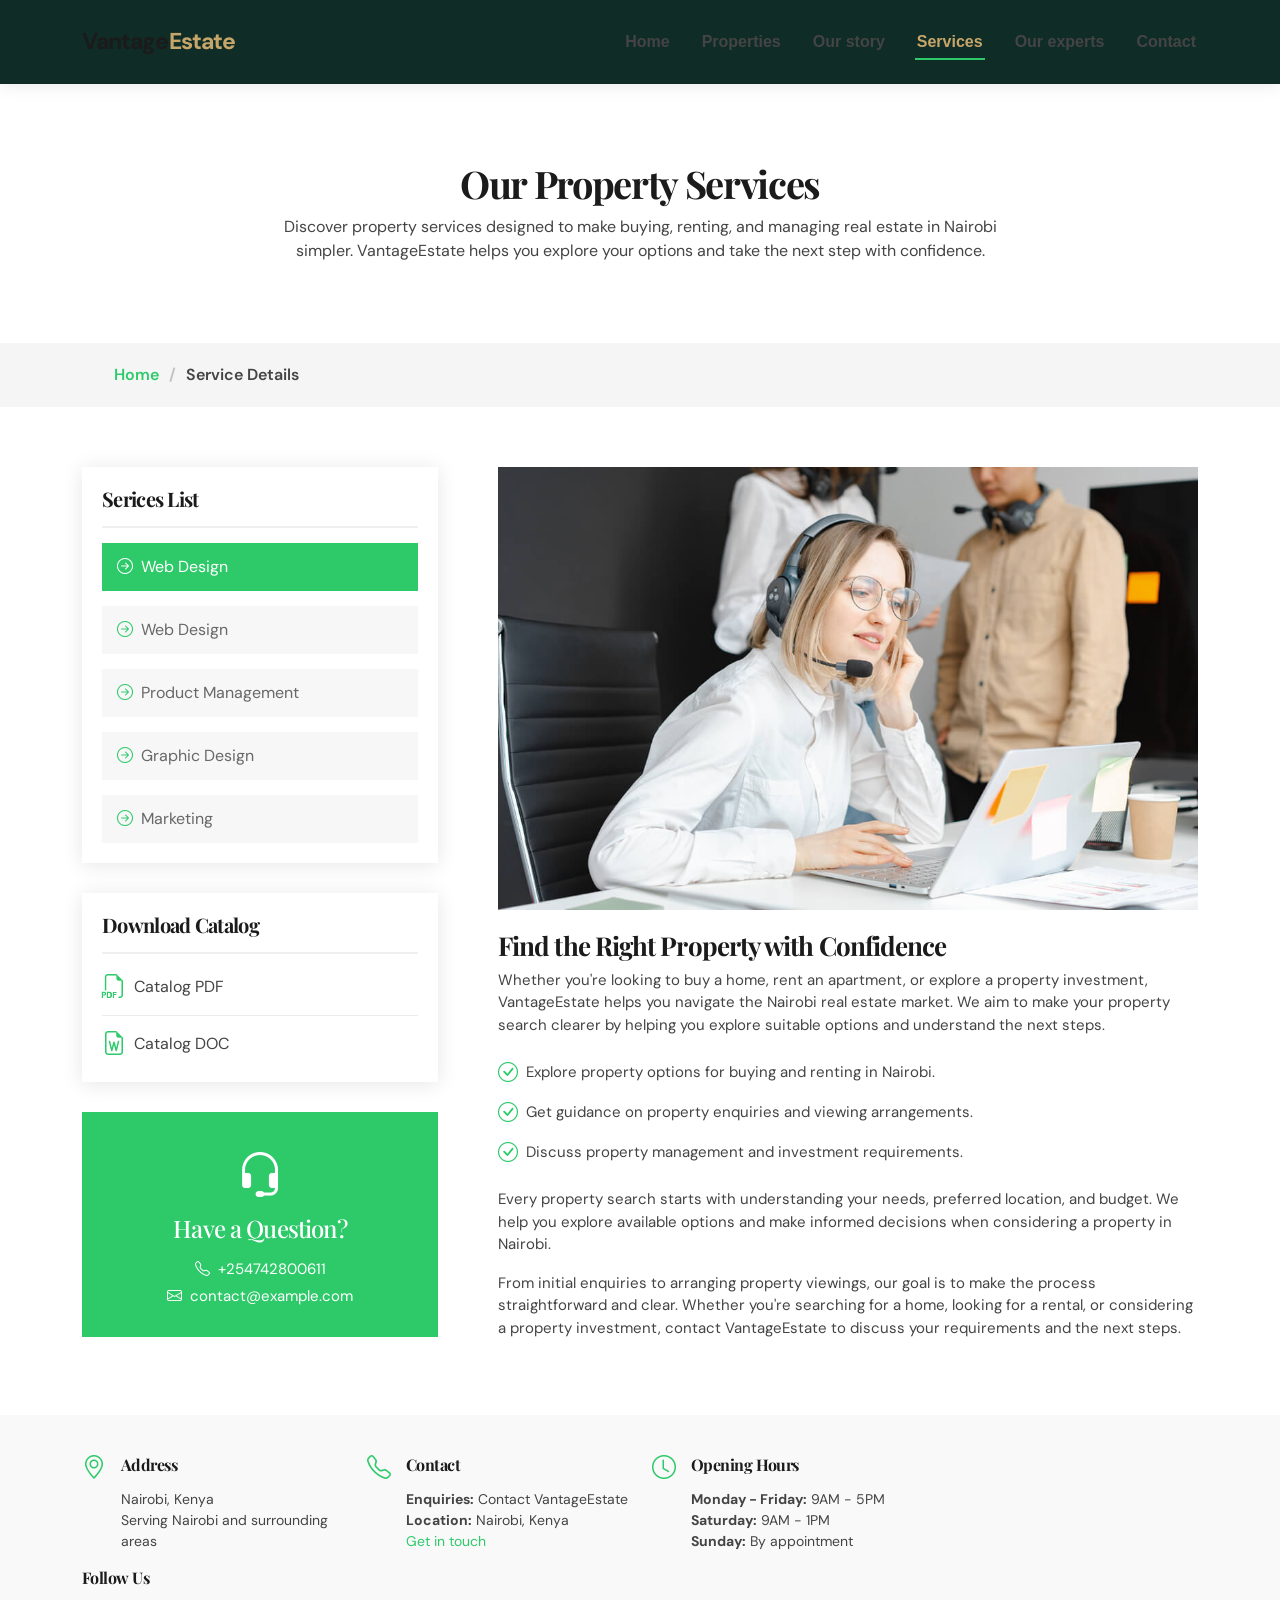
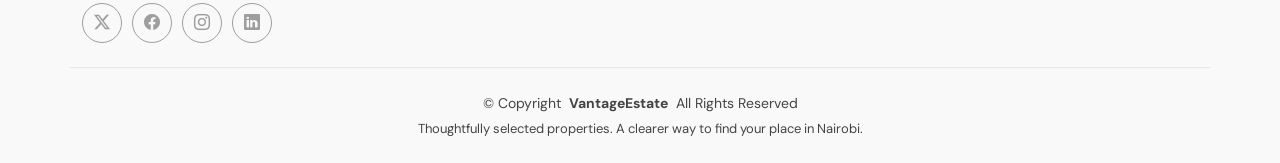
<file: service-details.html>
<!DOCTYPE html>
<html lang="en">

<head>
  <meta charset="utf-8">
  <meta content="width=device-width, initial-scale=1.0" name="viewport">
  <title>VantageEstate | Where Vision Meets Value</title>
  <meta name="description" content="">
  <meta name="keywords" content="">

  <!-- Favicons -->
  <link href="assets/img/property.png" rel="icon">
  <link href="assets/img/property.png" rel="apple-touch-icon">

  <!-- Fonts -->
  <link href="https://fonts.googleapis.com" rel="preconnect">
  <link href="https://fonts.gstatic.com" rel="preconnect" crossorigin>
  <link href="https://fonts.googleapis.com/css2?family=DM+Sans:wght@400;500;600;700&family=Playfair+Display:wght@500;600;700&display=swap" rel="stylesheet">

  <!-- Vendor CSS Files -->
  <link href="assets/vendor/bootstrap/css/bootstrap.min.css" rel="stylesheet">
  <link href="assets/vendor/bootstrap-icons/bootstrap-icons.css" rel="stylesheet">
  <link href="assets/vendor/aos/aos.css" rel="stylesheet">
  <link href="assets/vendor/fontawesome-free/css/all.min.css" rel="stylesheet">
  <link href="assets/vendor/swiper/swiper-bundle.min.css" rel="stylesheet">

  <!-- Main CSS File -->
  <link href="assets/css/main.css" rel="stylesheet">
  <link href="assets/css/vantageestate.css" rel="stylesheet">

  <!-- =======================================================
  * Template Name: VantageEstate
  * Template URL: https://bootstrapmade.com/real-estate-agency-bootstrap-template/
  * Updated: Apr 08 2026 with Bootstrap v5.3.8
  * Author: BootstrapMade.com
  * License: https://bootstrapmade.com/license/
  ======================================================== -->
</head>

<body class="service-details-page">

  <header id="header" class="header d-flex align-items-center fixed-top">
    <div class="container-fluid container-xl position-relative d-flex align-items-center justify-content-between">

      <a href="index.html" class="logo d-flex align-items-center">
        <!-- Uncomment the line below if you also wish to use an image logo -->
        <!-- <img src="assets/img/logo.png" alt=""> -->
        <h1 class="sitename">Vantage<span>Estate</span></h1>
      </a>

      
<nav id="navmenu" class="navmenu">
  <ul>
    <li><a href="index.html">Home</a></li>
    <li><a href="properties.html">Properties</a></li>
    <li><a href="about.html">Our story</a></li>
    <li><a href="services.html" class="active">Services</a></li>
    <li><a href="agents.html">Our experts</a></li>
    <li><a href="contact.html">Contact</a></li>
  </ul>
  <i class="mobile-nav-toggle d-xl-none bi bi-list"></i>
</nav>


    </div>
  </header>

  <main class="main">

    <!-- Page Title -->
    <div class="page-title" data-aos="fade">
      <div class="heading">
        <div class="container">
          <div class="row d-flex justify-content-center text-center">
            <div class="col-lg-8">
              
            <h1>Our Property Services</h1>
            <p class="mb-0">
          Discover property services designed to make buying, renting, and managing
           real estate in Nairobi simpler. VantageEstate helps you explore your options
           and take the next step with confidence.
           </p>
            </div>
          </div>
        </div>
      </div>
      <nav class="breadcrumbs">
        <div class="container">
          <ol>
            <li><a href="index.html">Home</a></li>
            <li class="current">Service Details</li>
          </ol>
        </div>
      </nav>
    </div><!-- End Page Title -->

    <!-- Service Details Section -->
    <section id="service-details" class="service-details section">

      <div class="container">

        <div class="row gy-5">

          <div class="col-lg-4" data-aos="fade-up" data-aos-delay="100">

            <div class="service-box">
              <h4>Serices List</h4>
              <div class="services-list">
                <a href="#" class="active"><i class="bi bi-arrow-right-circle"></i><span>Web Design</span></a>
                <a href="#"><i class="bi bi-arrow-right-circle"></i><span>Web Design</span></a>
                <a href="#"><i class="bi bi-arrow-right-circle"></i><span>Product Management</span></a>
                <a href="#"><i class="bi bi-arrow-right-circle"></i><span>Graphic Design</span></a>
                <a href="#"><i class="bi bi-arrow-right-circle"></i><span>Marketing</span></a>
              </div>
            </div><!-- End Services List -->

            <div class="service-box">
              <h4>Download Catalog</h4>
              <div class="download-catalog">
                <a href="#"><i class="bi bi-filetype-pdf"></i><span>Catalog PDF</span></a>
                <a href="#"><i class="bi bi-file-earmark-word"></i><span>Catalog DOC</span></a>
              </div>
            </div><!-- End Services List -->

            <div class="help-box d-flex flex-column justify-content-center align-items-center">
              <i class="bi bi-headset help-icon"></i>
              <h4>Have a Question?</h4>
              <p class="d-flex align-items-center mt-2 mb-0"><i class="bi bi-telephone me-2"></i> <span>+254742800611</span></p>
              <p class="d-flex align-items-center mt-1 mb-0"><i class="bi bi-envelope me-2"></i> <a href="mailto:contact@example.com">contact@example.com</a></p>
            </div>

          </div>

          <div class="col-lg-8 ps-lg-5" data-aos="fade-up" data-aos-delay="200">
            <img src="assets/img/services.jpg" alt="" class="img-fluid services-img">
            
              <h3>Find the Right Property with Confidence</h3>
              <p>
             Whether you're looking to buy a home, rent an apartment, or explore a property
             investment, VantageEstate helps you navigate the Nairobi real estate market.
             We aim to make your property search clearer by helping you explore suitable
             options and understand the next steps.
                 </p>

            <ul>
              
             <li><i class="bi bi-check-circle"></i> <span>Explore property options for buying and renting in Nairobi.</span></li>
            <li><i class="bi bi-check-circle"></i> <span>Get guidance on property enquiries and viewing arrangements.</span></li>
            <li><i class="bi bi-check-circle"></i> <span>Discuss property management and investment requirements.</span></li>
             </ul>

            
               <p>
                 Every property search starts with understanding your needs, preferred
                 location, and budget. We help you explore available options and make
                 informed decisions when considering a property in Nairobi.
                 </p>
                  <p>
                     From initial enquiries to arranging property viewings, our goal is to make
                     the process straightforward and clear. Whether you're searching for a home,
                     looking for a rental, or considering a property investment, contact
                     VantageEstate to discuss your requirements and the next steps.
                      </p>

          </div>

        </div>

      </div>

    </section><!-- /Service Details Section -->

  </main>

  <footer id="footer" class="footer light-background">

    <div class="container">
      <div class="row gy-3">
        <div class="col-lg-3 col-md-6 d-flex">
          <i class="bi bi-geo-alt icon"></i>
          
           <div class="address">
          <h4>Address</h4>
          <p>Nairobi, Kenya</p>
         <p>Serving Nairobi and surrounding areas</p>
           </div>


        </div>

        <div class="col-lg-3 col-md-6 d-flex">
          <i class="bi bi-telephone icon"></i>
          <div>
            
         <h4>Contact</h4>
            <p>
           <strong>Enquiries:</strong> <span>Contact VantageEstate</span><br>
           <strong>Location:</strong> <span>Nairobi, Kenya</span><br>
           <a href="contact.html">Get in touch</a>
          </p>

          </div>
        </div>

        <div class="col-lg-3 col-md-6 d-flex">
          <i class="bi bi-clock icon"></i>
          
<div>
  <h4>Opening Hours</h4>
  <p>
    <strong>Monday - Friday:</strong> <span>9AM - 5PM</span><br>
    <strong>Saturday:</strong> <span>9AM - 1PM</span><br>
    <strong>Sunday:</strong> <span>By appointment</span>
  </p>
</div>

          </div>
        </div>

        <div class="col-lg-3 col-md-6">
          <h4>Follow Us</h4>
          <div class="social-links d-flex">
            <a href="#" class="twitter"><i class="bi bi-twitter-x"></i></a>
            <a href="#" class="facebook"><i class="bi bi-facebook"></i></a>
            <a href="#" class="instagram"><i class="bi bi-instagram"></i></a>
            <a href="#" class="linkedin"><i class="bi bi-linkedin"></i></a>
          </div>
        </div>

      </div>
    </div>

    
<div class="container copyright text-center mt-4">
  <p>
    © <span>Copyright</span>
    <strong class="px-1 sitename">VantageEstate</strong>
    <span>All Rights Reserved</span>
  </p>
  <div class="credits">
    Thoughtfully selected properties. A clearer way to find your place in Nairobi.
  </div>
</div>

    </div>

  </footer>

  <!-- Scroll Top -->
  <a href="#" id="scroll-top" class="scroll-top d-flex align-items-center justify-content-center"><i class="bi bi-arrow-up-short"></i></a>

  <!-- Preloader -->
  <div id="preloader"></div>

  <!-- Vendor JS Files -->
  <script src="assets/vendor/bootstrap/js/bootstrap.bundle.min.js"></script>
  <script src="assets/vendor/php-email-form/validate.js"></script>
  <script src="assets/vendor/aos/aos.js"></script>
  <script src="assets/vendor/swiper/swiper-bundle.min.js"></script>
  <script src="assets/vendor/purecounter/purecounter_vanilla.js"></script>

  <!-- Main JS File -->
  <script src="assets/js/main.js"></script>

</body>

</html>
</file>
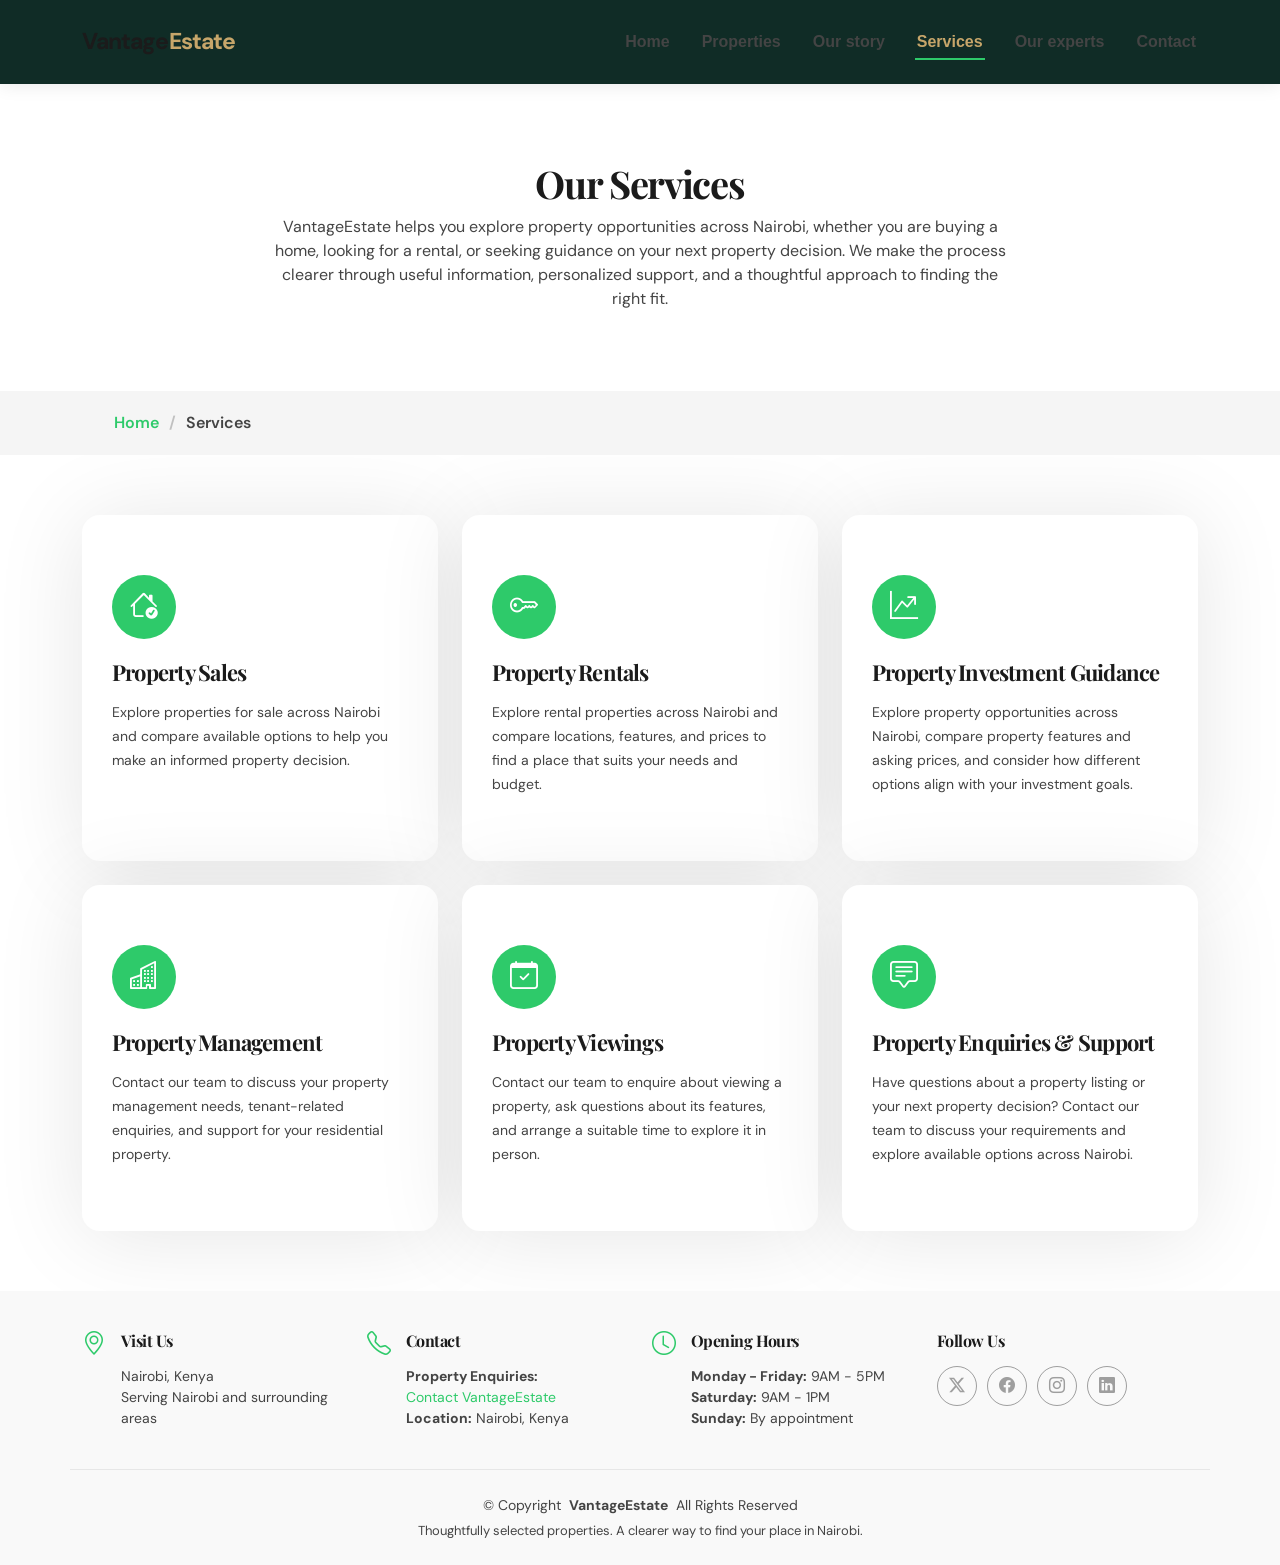
<file: services.html>
<!DOCTYPE html>
<html lang="en">

<head>
  <meta charset="utf-8">
  <meta content="width=device-width, initial-scale=1.0" name="viewport">
  <title>VantageEstate | Where Vision Meets Value</title>
  <meta name="description" content="">
  <meta name="keywords" content="">

  <!-- Favicons -->
  <link href="assets/img/property.png" rel="icon">
  <link href="assets/img/property.png" rel="apple-touch-icon">

  <!-- Fonts -->
  <link href="https://fonts.googleapis.com" rel="preconnect">
  <link href="https://fonts.gstatic.com" rel="preconnect" crossorigin>
  <link href="https://fonts.googleapis.com/css2?family=DM+Sans:wght@400;500;600;700&family=Playfair+Display:wght@500;600;700&display=swap" rel="stylesheet">

  <!-- Vendor CSS Files -->
  <link href="assets/vendor/bootstrap/css/bootstrap.min.css" rel="stylesheet">
  <link href="assets/vendor/bootstrap-icons/bootstrap-icons.css" rel="stylesheet">
  <link href="assets/vendor/aos/aos.css" rel="stylesheet">
  <link href="assets/vendor/fontawesome-free/css/all.min.css" rel="stylesheet">
  <link href="assets/vendor/swiper/swiper-bundle.min.css" rel="stylesheet">

  <!-- Main CSS File -->
  <link href="assets/css/main.css" rel="stylesheet">
  <link href="assets/css/vantageestate.css" rel="stylesheet">

  <!-- =======================================================
  * Template Name: VantageEstate
  * Template URL: https://bootstrapmade.com/real-estate-agency-bootstrap-template/
  * Updated: Apr 08 2026 with Bootstrap v5.3.8
  * Author: BootstrapMade.com
  * License: https://bootstrapmade.com/license/
  ======================================================== -->
</head>

<body class="services-page">

  <header id="header" class="header d-flex align-items-center fixed-top">
    <div class="container-fluid container-xl position-relative d-flex align-items-center justify-content-between">

      <a href="index.html" class="logo d-flex align-items-center">
        <!-- Uncomment the line below if you also wish to use an image logo -->
        <!-- <img src="assets/img/logo.png" alt=""> -->
        <h1 class="sitename">Vantage<span>Estate</span></h1>
      </a>

      
<nav id="navmenu" class="navmenu">
  <ul>
    <li><a href="index.html">Home</a></li>
    <li><a href="properties.html">Properties</a></li>
    <li><a href="about.html">Our story</a></li>
    <li><a href="services.html" class="active">Services</a></li>
    <li><a href="agents.html">Our experts</a></li>
    <li><a href="contact.html">Contact</a></li>
  </ul>
  <i class="mobile-nav-toggle d-xl-none bi bi-list"></i>
</nav>

    </div>
  </header>

  <main class="main">

    <!-- Page Title -->
    <div class="page-title" data-aos="fade">
      <div class="heading">
        <div class="container">
          <div class="row d-flex justify-content-center text-center">
            
<div class="col-lg-8">
  <h1>Our Services</h1>
  <p class="mb-0">
    VantageEstate helps you explore property opportunities across Nairobi,
    whether you are buying a home, looking for a rental, or seeking guidance
    on your next property decision. We make the process clearer through
    useful information, personalized support, and a thoughtful approach to
    finding the right fit.
  </p>
</div>

          </div>
        </div>
      </div>
      <nav class="breadcrumbs">
        <div class="container">
          <ol>
            <li><a href="index.html">Home</a></li>
            <li class="current">Services</li>
          </ol>
        </div>
      </nav>
    </div><!-- End Page Title -->

    <!-- Services Section -->
    <section id="services" class="services section">

      <div class="container">

        <div class="row gy-4">

          
<div class="col-lg-4 col-md-6" data-aos="fade-up" data-aos-delay="100">
  <div class="service-item position-relative">
    <div class="icon">
      <i class="bi bi-house-check"></i>
    </div>
    <a href="properties.html" class="stretched-link">
      <h3>Property Sales</h3>
    </a>
    <p>Explore properties for sale across Nairobi and compare available options to help you make an informed property decision.</p>
  </div>
</div><!-- End Service Item -->


          
<div class="col-lg-4 col-md-6" data-aos="fade-up" data-aos-delay="200">
  <div class="service-item position-relative">
    <div class="icon">
      <i class="bi bi-key"></i>
    </div>
    <a href="properties.html" class="stretched-link">
      <h3>Property Rentals</h3>
    </a>
    <p>Explore rental properties across Nairobi and compare locations, features, and prices to find a place that suits your needs and budget.</p>
  </div>
</div><!-- End Service Item -->


          
<div class="col-lg-4 col-md-6" data-aos="fade-up" data-aos-delay="300">
  <div class="service-item position-relative">
    <div class="icon">
      <i class="bi bi-graph-up-arrow"></i>
    </div>
    <a href="contact.html" class="stretched-link">
      <h3>Property Investment Guidance</h3>
    </a>
    <p>Explore property opportunities across Nairobi, compare property features and asking prices, and consider how different options align with your investment goals.</p>
  </div>
</div><!-- End Service Item -->


          
<div class="col-lg-4 col-md-6" data-aos="fade-up" data-aos-delay="400">
  <div class="service-item position-relative">
    <div class="icon">
      <i class="bi bi-buildings"></i>
    </div>
    <a href="contact.html" class="stretched-link">
      <h3>Property Management</h3>
    </a>
    <p>Contact our team to discuss your property management needs, tenant-related enquiries, and support for your residential property.</p>
  </div>
</div><!-- End Service Item -->

          
<div class="col-lg-4 col-md-6" data-aos="fade-up" data-aos-delay="500">
  <div class="service-item position-relative">
    <div class="icon">
      <i class="bi bi-calendar-check"></i>
    </div>
    <a href="contact.html" class="stretched-link">
      <h3>Property Viewings</h3>
    </a>
    <p>Contact our team to enquire about viewing a property, ask questions about its features, and arrange a suitable time to explore it in person.</p>
  </div>
</div><!-- End Service Item -->


          
<div class="col-lg-4 col-md-6" data-aos="fade-up" data-aos-delay="600">
  <div class="service-item position-relative">
    <div class="icon">
      <i class="bi bi-chat-square-text"></i>
    </div>
    <a href="contact.html" class="stretched-link">
      <h3>Property Enquiries &amp; Support</h3>
    </a>
    <p>Have questions about a property listing or your next property decision? Contact our team to discuss your requirements and explore available options across Nairobi.</p>
  </div>
</div><!-- End Service Item -->


        </div>

      </div>

    </section><!-- /Services Section -->

  </main>

  <footer id="footer" class="footer light-background">

    <div class="container">
      <div class="row gy-3">
        <div class="col-lg-3 col-md-6 d-flex">
          <i class="bi bi-geo-alt icon"></i>
          <div class="address">
            
            <h4>Visit Us</h4>
            <p>Nairobi, Kenya</p>
            <p>Serving Nairobi and surrounding areas</p>

          </div>

        </div>

        <div class="col-lg-3 col-md-6 d-flex">
          <i class="bi bi-telephone icon"></i>
          <div>
            
            <h4>Contact</h4>
            <p>
            <strong>Property Enquiries:</strong><br>
            <a href="contact.html">Contact VantageEstate</a><br>
            <strong>Location:</strong> Nairobi, Kenya
            </p>

          </div>
        </div>

        <div class="col-lg-3 col-md-6 d-flex">
          <i class="bi bi-clock icon"></i>
          <div>
            
            <h4>Opening Hours</h4>
            <p>
            <strong>Monday - Friday:</strong> <span>9AM - 5PM</span><br>
            <strong>Saturday:</strong> <span>9AM - 1PM</span><br>
            <strong>Sunday:</strong> <span>By appointment</span>
            </p>

          </div>
        </div>

        <div class="col-lg-3 col-md-6">
          <h4>Follow Us</h4>
          <div class="social-links d-flex">
            <a href="#" class="twitter"><i class="bi bi-twitter-x"></i></a>
            <a href="#" class="facebook"><i class="bi bi-facebook"></i></a>
            <a href="#" class="instagram"><i class="bi bi-instagram"></i></a>
            <a href="#" class="linkedin"><i class="bi bi-linkedin"></i></a>
          </div>
        </div>

      </div>
    </div>

    
<div class="container copyright text-center mt-4">
  <p>
    © <span>Copyright</span>
    <strong class="px-1 sitename">VantageEstate</strong>
    <span>All Rights Reserved</span>
  </p>

  <div class="credits">
    Thoughtfully selected properties. A clearer way to find your place in Nairobi.
  </div>
</div>

    </div>

  </footer>

  <!-- Scroll Top -->
  <a href="#" id="scroll-top" class="scroll-top d-flex align-items-center justify-content-center"><i class="bi bi-arrow-up-short"></i></a>

  <!-- Preloader -->
  <div id="preloader"></div>

  <!-- Vendor JS Files -->
  <script src="assets/vendor/bootstrap/js/bootstrap.bundle.min.js"></script>
  <script src="assets/vendor/php-email-form/validate.js"></script>
  <script src="assets/vendor/aos/aos.js"></script>
  <script src="assets/vendor/swiper/swiper-bundle.min.js"></script>
  <script src="assets/vendor/purecounter/purecounter_vanilla.js"></script>

  <!-- Main JS File -->
  <script src="assets/js/main.js"></script>

</body>

</html>
</file>
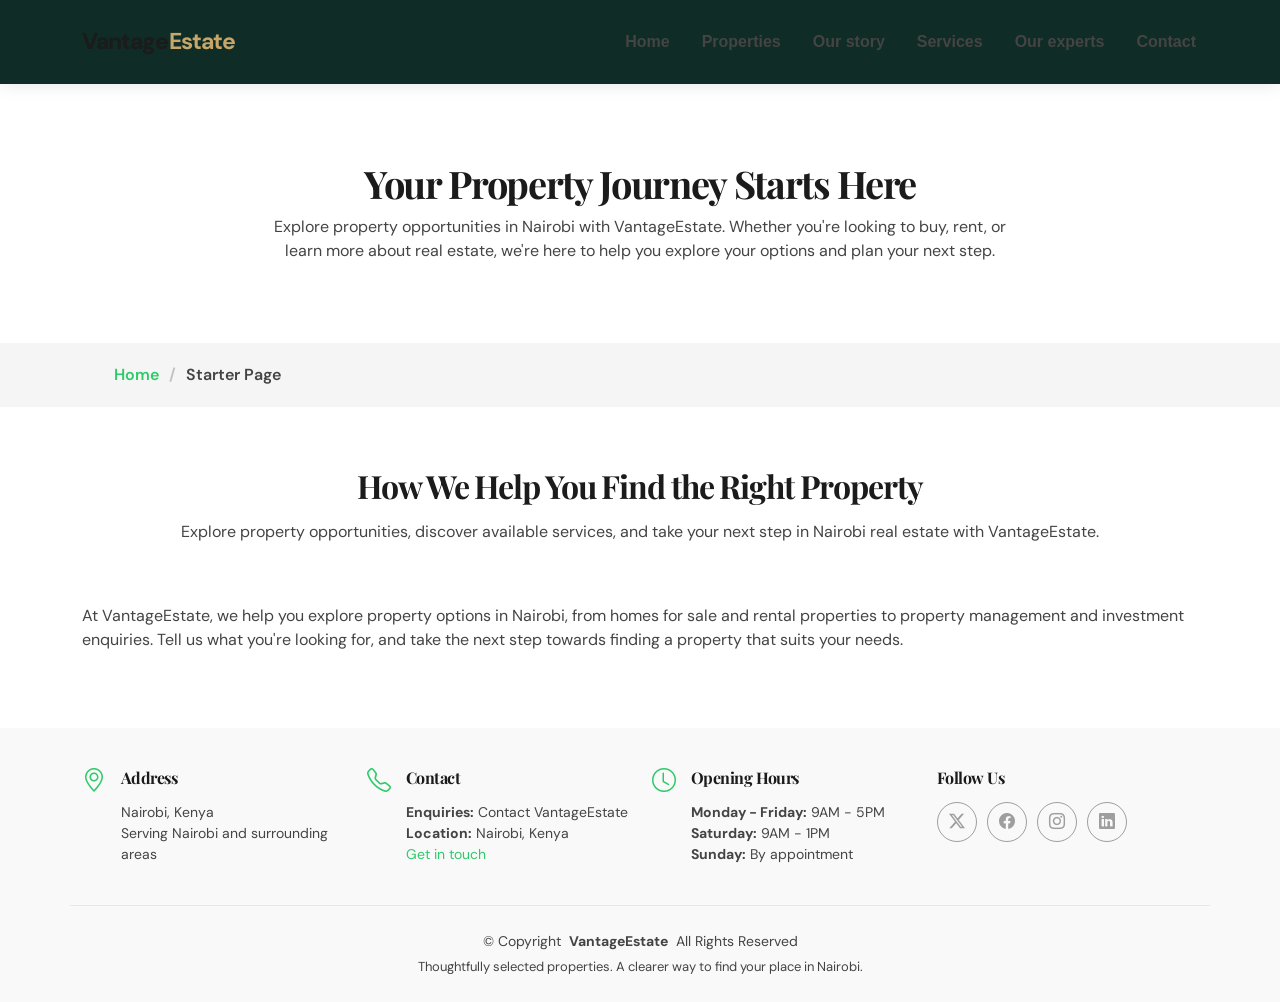
<file: starter-page.html>
<!DOCTYPE html>
<html lang="en">

<head>
  <meta charset="utf-8">
  <meta content="width=device-width, initial-scale=1.0" name="viewport">
  <title>VantageEstate | Where Vision Meets Value</title>
  <meta name="description" content="">
  <meta name="keywords" content="">

  <!-- Favicons -->
  <link href="assets/img/property.png" rel="icon">
  <link href="assets/img/property.png" rel="apple-touch-icon">

  <!-- Fonts -->
  <link href="https://fonts.googleapis.com" rel="preconnect">
  <link href="https://fonts.gstatic.com" rel="preconnect" crossorigin>
  <link href="https://fonts.googleapis.com/css2?family=DM+Sans:wght@400;500;600;700&family=Playfair+Display:wght@500;600;700&display=swap" rel="stylesheet">

  <!-- Vendor CSS Files -->
  <link href="assets/vendor/bootstrap/css/bootstrap.min.css" rel="stylesheet">
  <link href="assets/vendor/bootstrap-icons/bootstrap-icons.css" rel="stylesheet">
  <link href="assets/vendor/aos/aos.css" rel="stylesheet">
  <link href="assets/vendor/fontawesome-free/css/all.min.css" rel="stylesheet">
  <link href="assets/vendor/swiper/swiper-bundle.min.css" rel="stylesheet">

  <!-- Main CSS File -->
  <link href="assets/css/main.css" rel="stylesheet">
  <link href="assets/css/vantageestate.css" rel="stylesheet">

  <!-- =======================================================
  * Template Name: VantageEstate
  * Template URL: https://bootstrapmade.com/real-estate-agency-bootstrap-template/
  * Updated: Apr 08 2026 with Bootstrap v5.3.8
  * Author: BootstrapMade.com
  * License: https://bootstrapmade.com/license/
  ======================================================== -->
</head>

<body class="starter-page-page">

  <header id="header" class="header d-flex align-items-center fixed-top">
    <div class="container-fluid container-xl position-relative d-flex align-items-center justify-content-between">

      <a href="index.html" class="logo d-flex align-items-center">
        <!-- Uncomment the line below if you also wish to use an image logo -->
        <!-- <img src="assets/img/logo.png" alt=""> -->
        <h1 class="sitename">Vantage<span>Estate</span></h1>
      </a>

      
<nav id="navmenu" class="navmenu">
  <ul>
    <li><a href="index.html">Home</a></li>
    <li><a href="properties.html">Properties</a></li>
    <li><a href="about.html">Our story</a></li>
    <li><a href="services.html">Services</a></li>
    <li><a href="agents.html">Our experts</a></li>
    <li><a href="contact.html">Contact</a></li>
  </ul>
  <i class="mobile-nav-toggle d-xl-none bi bi-list"></i>
</nav>


    </div>
  </header>

  <main class="main">

    <!-- Page Title -->
    <div class="page-title" data-aos="fade">
      <div class="heading">
        <div class="container">
          <div class="row d-flex justify-content-center text-center">
            
<div class="col-lg-8">
  <h1>Your Property Journey Starts Here</h1>
  <p class="mb-0">
    Explore property opportunities in Nairobi with VantageEstate. Whether
    you're looking to buy, rent, or learn more about real estate, we're here
    to help you explore your options and plan your next step.
  </p>
</div>

          </div>
        </div>
      </div>
      <nav class="breadcrumbs">
        <div class="container">
          <ol>
            <li><a href="index.html">Home</a></li>
            <li class="current">Starter Page</li>
          </ol>
        </div>
      </nav>
    </div><!-- End Page Title -->

    <!-- Starter Section Section -->
    <section id="starter-section" class="starter-section section">

      <!-- Section Title -->
      <div class="container section-title" data-aos="fade-up">
        
<h2>How We Help You Find the Right Property</h2>
<p>Explore property opportunities, discover available services, and take your next step in Nairobi real estate with VantageEstate.</p>
</div><!-- End Section Title -->


      
<div class="container" data-aos="fade-up">
  <p>
    At VantageEstate, we help you explore property options in Nairobi,
    from homes for sale and rental properties to property management
    and investment enquiries. Tell us what you're looking for, and
    take the next step towards finding a property that suits your needs.
  </p>
</div>

    </section><!-- /Starter Section Section -->

  </main>

  <footer id="footer" class="footer light-background">

    <div class="container">
      <div class="row gy-3">
        <div class="col-lg-3 col-md-6 d-flex">
          <i class="bi bi-geo-alt icon"></i>
          
<div class="address">
  <h4>Address</h4>
  <p>Nairobi, Kenya</p>
  <p>Serving Nairobi and surrounding areas</p>
</div>


        </div>

        <div class="col-lg-3 col-md-6 d-flex">
          <i class="bi bi-telephone icon"></i>
          <div>
            
<h4>Contact</h4>
<p>
  <strong>Enquiries:</strong> <span>Contact VantageEstate</span><br>
  <strong>Location:</strong> <span>Nairobi, Kenya</span><br>
  <a href="contact.html">Get in touch</a>
</p>

          </div>
        </div>

        <div class="col-lg-3 col-md-6 d-flex">
          <i class="bi bi-clock icon"></i>
          <div>
            
<h4>Opening Hours</h4>
<p>
  <strong>Monday - Friday:</strong> <span>9AM - 5PM</span><br>
  <strong>Saturday:</strong> <span>9AM - 1PM</span><br>
  <strong>Sunday:</strong> <span>By appointment</span>
</p>

          </div>
        </div>

        <div class="col-lg-3 col-md-6">
          <h4>Follow Us</h4>
          <div class="social-links d-flex">
            <a href="#" class="twitter"><i class="bi bi-twitter-x"></i></a>
            <a href="#" class="facebook"><i class="bi bi-facebook"></i></a>
            <a href="#" class="instagram"><i class="bi bi-instagram"></i></a>
            <a href="#" class="linkedin"><i class="bi bi-linkedin"></i></a>
          </div>
        </div>

      </div>
    </div>

    
<div class="container copyright text-center mt-4">
  <p>
    © <span>Copyright</span>
    <strong class="px-1 sitename">VantageEstate</strong>
    <span>All Rights Reserved</span>
  </p>
  <div class="credits">
    Thoughtfully selected properties. A clearer way to find your place in Nairobi.
  </div>
</div>

    </div>

  </footer>

  <!-- Scroll Top -->
  <a href="#" id="scroll-top" class="scroll-top d-flex align-items-center justify-content-center"><i class="bi bi-arrow-up-short"></i></a>

  <!-- Preloader -->
  <div id="preloader"></div>

  <!-- Vendor JS Files -->
  <script src="assets/vendor/bootstrap/js/bootstrap.bundle.min.js"></script>
  <script src="assets/vendor/php-email-form/validate.js"></script>
  <script src="assets/vendor/aos/aos.js"></script>
  <script src="assets/vendor/swiper/swiper-bundle.min.js"></script>
  <script src="assets/vendor/purecounter/purecounter_vanilla.js"></script>

  <!-- Main JS File -->
  <script src="assets/js/main.js"></script>

</body>

</html>
</file>
<file: assets/css/vantageestate.css>
/* VantageEstate — custom design layer */
:root{--ve-forest:#102c26;--ve-forest-2:#1e4035;--ve-gold:#c7a66a;--ve-ivory:#f5f2ea;--ve-paper:#fffdf8;--ve-ink:#1c2923;--ve-muted:#69756e;--ve-line:#e3e4dc;--ve-display:"Playfair Display",Georgia,serif;--ve-body:"DM Sans",sans-serif}
html{scroll-behavior:smooth;scroll-padding-top:90px}body{font-family:var(--ve-body);color:var(--ve-ink);background:var(--ve-paper)}body,button,input,select,textarea{font-family:var(--ve-body)}h1,h2,h3,h4,h5,h6{font-family:var(--ve-display);letter-spacing:-.035em}a{transition:color .25s ease,background .25s ease,transform .25s ease}
.ve-header{position:absolute!important;top:0;left:0;right:0;z-index:1000;background:rgba(16,44,38,.94);backdrop-filter:blur(14px);padding:0;min-height:88px;border-bottom:1px solid rgba(255,255,255,.12)}.ve-nav-wrap{max-width:1320px;margin:auto;display:flex;align-items:center;justify-content:space-between;min-height:88px;padding:0 24px}.ve-brand{display:flex;align-items:center;gap:12px;color:#fff!important;font-weight:700;font-size:21px;line-height:1.05;letter-spacing:-.04em}.ve-brand-mark{display:grid;place-items:center;width:42px;height:42px;border:1px solid rgba(199,166,106,.7);color:var(--ve-gold);font-size:21px;border-radius:50%}.ve-brand-light{color:var(--ve-gold)}.ve-brand small{display:block;margin-top:7px;font-size:8px;letter-spacing:.18em;font-weight:600;color:#c4cec7}.ve-nav{display:flex;align-items:center;gap:28px}.ve-nav>a{color:#e6ece7;font-size:12px;font-weight:600;letter-spacing:.035em}.ve-nav>a:hover,.ve-nav>a.active{color:var(--ve-gold)}.ve-nav .ve-nav-cta{border:1px solid rgba(199,166,106,.75);padding:13px 17px;color:#fff}.ve-nav-cta i{margin-left:10px;color:var(--ve-gold)}.ve-menu-toggle{display:none;border:0;background:transparent;color:white;font-size:28px}
.ve-hero{position:relative;min-height:740px;height:min(820px,92vh);display:flex;align-items:center;overflow:hidden;background:var(--ve-forest);color:white;padding:130px 0 100px}.ve-hero-image{position:absolute;inset:0;background-image:url('../img/hero-carousel/hero-carousel-1.jpg');background-position:center 52%;background-size:cover;transform:scale(1.02);animation:veHeroReveal 1.3s ease-out both}.ve-hero-shade{position:absolute;inset:0;background:linear-gradient(90deg,rgba(8,30,24,.91) 0%,rgba(8,30,24,.76) 38%,rgba(8,30,24,.28) 75%,rgba(8,30,24,.1) 100%),linear-gradient(0deg,rgba(8,30,24,.5),transparent 38%)}.ve-hero-inner{position:relative;z-index:1;max-width:1320px}.ve-eyebrow,.ve-kicker{display:inline-flex;align-items:center;gap:10px;font-size:10px;font-weight:700;letter-spacing:.19em;text-transform:uppercase;color:var(--ve-gold)}.ve-eyebrow{color:#e8dfca;margin-bottom:28px}.ve-eyebrow span{display:inline-block;width:28px;height:1px;background:var(--ve-gold)}.ve-hero h1{font-size:clamp(56px,7.3vw,100px);line-height:.99;font-weight:500;letter-spacing:-.06em;margin:0 0 25px;color:#fff;max-width:800px}.ve-hero h1 em,.ve-section-heading h2 em,.ve-manifesto-copy h2 em,.ve-cta h2 em{font-weight:500;color:var(--ve-gold)}.ve-hero-copy{max-width:490px;color:#d8e0da;font-size:16px;line-height:1.85;margin-bottom:32px}.ve-hero-actions{display:flex;align-items:center;gap:28px}.ve-button{display:inline-flex;align-items:center;justify-content:center;gap:14px;padding:16px 20px;font-size:12px;font-weight:700;letter-spacing:.015em;border:1px solid transparent;cursor:pointer;transition:all .25s ease}.ve-button:hover{transform:translateY(-3px)}.ve-button-gold{background:var(--ve-gold);color:#172a22}.ve-button-gold:hover{background:#dbc18e;color:#172a22}.ve-button-dark{background:var(--ve-forest);color:#fff}.ve-button-dark:hover{background:var(--ve-forest-2);color:#fff}.ve-text-link{color:#fff;font-size:12px;font-weight:600}.ve-text-link i{color:var(--ve-gold);margin-left:8px}.ve-hero-note{position:absolute;left:12px;bottom:-100px;display:flex;align-items:center;gap:12px;color:#d6ded8;font-size:10px;letter-spacing:.09em}.ve-note-line{height:1px;width:36px;background:var(--ve-gold)}.ve-hero-index{position:absolute;right:4.5%;bottom:52px;color:rgba(255,255,255,.7);font-size:11px;letter-spacing:.16em}.ve-hero-index span{font-size:24px;color:var(--ve-gold);font-family:var(--ve-display);margin-right:7px}
.ve-search-band{position:relative;z-index:4;margin-top:-1px;background:var(--ve-ivory);padding:0 0 0}.ve-search-panel{display:grid;grid-template-columns:1.05fr 1fr 1.45fr 1fr .9fr auto;gap:0;align-items:center;background:#fff;padding:24px 26px;box-shadow:0 18px 45px rgba(20,40,30,.09);transform:translateY(-32px);border-top:3px solid var(--ve-gold)}.ve-search-intro{display:flex;flex-direction:column;gap:7px;padding:0 22px 0 4px}.ve-search-intro strong{font-family:var(--ve-display);font-size:24px;font-weight:500}.ve-field{display:flex;flex-direction:column;gap:8px;padding:0 20px;border-left:1px solid var(--ve-line);font-size:10px;letter-spacing:.07em;text-transform:uppercase;color:#69756e}.ve-field select,.ve-field input{border:0;outline:0;background:transparent;color:var(--ve-ink);font-size:13px;letter-spacing:0;text-transform:none;width:100%;padding:0}.ve-input-icon{display:flex;align-items:center;gap:8px}.ve-input-icon i{color:var(--ve-gold);font-size:16px}.ve-search-panel>.ve-button{white-space:nowrap;padding:17px}
.ve-section{padding:112px 0}.ve-featured{background:var(--ve-ivory);padding-top:70px}.ve-section-heading{display:flex;justify-content:space-between;align-items:end;gap:30px;margin-bottom:42px}.ve-section-heading h2,.ve-manifesto-copy h2,.ve-cta h2{font-size:clamp(42px,5vw,64px);line-height:1.05;font-weight:500;color:var(--ve-forest);margin:18px 0 0}.ve-heading-side{max-width:340px;padding-bottom:4px}.ve-heading-side p{font-size:13px;line-height:1.8;color:var(--ve-muted);margin-bottom:17px}.ve-underlink{font-size:12px;font-weight:700;color:var(--ve-forest);border-bottom:1px solid var(--ve-gold);padding-bottom:8px}.ve-underlink i{color:#a58243;margin-left:8px}.ve-filter-row{display:flex;justify-content:space-between;align-items:center;margin-bottom:22px;font-size:11px;color:var(--ve-muted)}.ve-filter-pills{display:flex;gap:7px}.ve-filter-pills button{border:1px solid #d9ded6;background:transparent;color:#59675f;padding:9px 14px;font-size:10px;font-weight:700}.ve-filter-pills button.active,.ve-filter-pills button:hover{background:var(--ve-forest);border-color:var(--ve-forest);color:#fff}.ve-property-card{position:relative;background:#fff;height:100%;box-shadow:0 8px 25px rgba(28,45,34,.035);transition:transform .3s ease,box-shadow .3s ease}.ve-property-card:hover{transform:translateY(-6px);box-shadow:0 20px 40px rgba(28,45,34,.11)}.ve-property-image{position:relative;display:block;overflow:hidden;height:235px;background:#dfe4dc}.ve-property-image img{width:100%;height:100%;object-fit:cover;transition:transform .6s cubic-bezier(.2,.7,.2,1)}.ve-property-card:hover .ve-property-image img{transform:scale(1.055)}.ve-badge{position:absolute;top:15px;left:15px;background:var(--ve-gold);color:#1a3027;padding:7px 9px;font-size:8px;letter-spacing:.13em;font-weight:800}.ve-badge-light{background:rgba(255,253,248,.92)}.ve-favourite{position:absolute;right:14px;top:14px;width:35px;height:35px;border:0;border-radius:50%;background:rgba(255,255,255,.95);color:var(--ve-forest);display:grid;place-items:center;z-index:2}.ve-favourite[aria-pressed=true]{background:#a5483f;color:white}.ve-property-content{padding:19px 18px 17px}.ve-property-meta{display:flex;align-items:center;justify-content:space-between;gap:8px;font-size:9px;color:var(--ve-muted)}.ve-property-meta i{color:#a58243}.ve-status{text-transform:uppercase;font-size:8px;font-weight:800;letter-spacing:.1em;color:#496d58}.ve-property-content h3{font-size:21px;font-weight:500;line-height:1.2;margin:13px 0 8px}.ve-property-content h3 a{color:var(--ve-forest)}.ve-price{font-size:17px;font-weight:700;color:var(--ve-forest);margin-bottom:17px}.ve-price small{font-size:10px;font-weight:500;color:var(--ve-muted)}.ve-property-specs{display:flex;justify-content:space-between;border-top:1px solid #eceee8;padding-top:13px;gap:8px}.ve-property-specs span{font-size:9px;color:#6e7a72;white-space:nowrap}.ve-property-specs i{color:#a58243;margin-right:4px}.ve-empty-state{text-align:center;padding:60px 20px;color:var(--ve-muted)}.ve-empty-state>i{font-size:35px;color:var(--ve-gold)}.ve-empty-state h3{color:var(--ve-forest);font-size:28px}.ve-empty-state p{font-size:13px}
.ve-manifesto{padding:110px 0;background:var(--ve-paper)}.ve-manifesto-image{position:relative;padding:0 34px 34px 0}.ve-manifesto-image:before{content:"";position:absolute;left:34px;right:0;top:34px;bottom:0;border:1px solid var(--ve-gold)}.ve-manifesto-image>img{position:relative;z-index:1;width:100%;height:490px;object-fit:cover}.ve-image-caption{position:absolute;z-index:2;bottom:55px;left:25px;background:var(--ve-forest);color:white;padding:24px 28px;min-width:220px}.ve-image-caption span{display:block;color:var(--ve-gold);font-size:8px;letter-spacing:.17em;margin-bottom:12px}.ve-image-caption strong{font-family:var(--ve-display);font-size:24px;line-height:1.2;font-weight:500}.ve-manifesto-copy{padding-left:35px}.ve-manifesto-copy h2{margin-bottom:24px}.ve-manifesto-copy>p{font-size:14px;line-height:1.95;color:var(--ve-muted);max-width:490px;margin-bottom:24px}.ve-stats{display:flex;gap:26px;margin-top:42px;padding-top:25px;border-top:1px solid var(--ve-line)}.ve-stats>div{display:flex;flex-direction:column;gap:6px}.ve-stats strong{font-family:var(--ve-display);font-size:30px;color:var(--ve-gold);font-weight:500}.ve-stats span{font-size:10px;color:var(--ve-muted)}
.ve-services{background:#edf0e9}.ve-service-card{position:relative;display:block;height:100%;padding:30px;background:#fff;color:var(--ve-ink);min-height:285px;border-bottom:2px solid transparent;transition:all .3s ease}.ve-service-card:hover{transform:translateY(-5px);border-color:var(--ve-gold);color:var(--ve-ink);box-shadow:0 20px 45px rgba(25,49,37,.07)}.ve-service-card>span{position:absolute;right:25px;top:23px;font-family:var(--ve-display);color:#c3c9c0;font-size:22px}.ve-service-card>i{display:block;color:#a58243;font-size:27px;margin-bottom:25px}.ve-service-card h3{font-size:25px;color:var(--ve-forest);margin-bottom:12px}.ve-service-card p{font-size:12px;line-height:1.8;color:var(--ve-muted);max-width:280px}.ve-service-card b{display:inline-block;margin-top:12px;font-size:10px;color:var(--ve-forest)}.ve-service-card b i{color:#a58243;margin-left:8px}
.ve-cta{background:var(--ve-ivory);padding:0 0 100px}.ve-cta-panel{position:relative;overflow:hidden;background:var(--ve-forest);padding:64px 7%;display:grid;grid-template-columns:1.3fr .7fr;gap:50px;align-items:center;color:white}.ve-cta h2{color:white;font-size:clamp(40px,4.8vw,60px);margin-top:18px}.ve-cta-panel>div:nth-child(2){position:relative;z-index:2}.ve-cta-panel p{font-size:13px;line-height:1.8;color:#d1dbd3;margin-bottom:22px;max-width:330px}.ve-cta-orbit{position:absolute;right:22%;top:-130px;width:340px;height:340px;border:1px solid rgba(199,166,106,.25);border-radius:50%;box-shadow:0 0 0 45px rgba(199,166,106,.035),0 0 0 90px rgba(199,166,106,.025);pointer-events:none}
.ve-footer{background:#0b211b;color:#dce4dd;padding:55px 0 20px}.ve-footer-main{display:grid;grid-template-columns:1fr 1fr 1fr;align-items:center;gap:30px;padding-bottom:48px}.ve-footer-brand{justify-self:start}.ve-footer-main>p{font-family:var(--ve-display);font-size:24px;line-height:1.35;color:#f3f0e7;margin:0}.ve-footer-contact{justify-self:end;display:flex;flex-direction:column;gap:12px}.ve-footer-contact span{font-size:8px;letter-spacing:.16em;color:var(--ve-gold);font-weight:700}.ve-footer-contact a{font-size:13px;color:white}.ve-footer-contact i{color:var(--ve-gold);margin-left:8px}.ve-footer-bottom{border-top:1px solid rgba(255,255,255,.14);padding-top:18px;display:flex;justify-content:space-between;gap:20px;font-size:9px;color:#a8b6ac}.ve-footer-bottom div{display:flex;gap:18px}.ve-footer-bottom a{color:#dce4dd}.ve-back-top{position:fixed;right:20px;bottom:20px;z-index:900;width:42px;height:42px;display:grid;place-items:center;background:var(--ve-gold);color:var(--ve-forest);opacity:0;pointer-events:none;transform:translateY(8px);transition:all .25s}.ve-back-top.visible{opacity:1;pointer-events:auto;transform:translateY(0)}
/* Consistent brand styling for the existing secondary pages */
body:not(.index-page) .header{background:var(--ve-forest)!important;min-height:82px}body:not(.index-page) .header .sitename{font-family:var(--ve-body);font-size:23px;letter-spacing:-.04em}body:not(.index-page) .header .sitename span{color:var(--ve-gold)}body:not(.index-page) .navmenu a:hover,body:not(.index-page) .navmenu .active{color:var(--ve-gold)!important}body:not(.index-page) .btn-get-started,body:not(.index-page) .php-email-form button[type=submit]{background:var(--ve-forest);border-color:var(--ve-gold)}body:not(.index-page) .btn-get-started:hover,body:not(.index-page) .php-email-form button[type=submit]:hover{background:var(--ve-gold);color:var(--ve-forest)}
@keyframes veHeroReveal{from{transform:scale(1.08);opacity:.6}to{transform:scale(1.02);opacity:1}}
@media(max-width:991px){.ve-nav-wrap{min-height:76px}.ve-menu-toggle{display:block;position:relative;z-index:1002}.ve-nav{display:none;position:absolute;top:76px;left:18px;right:18px;background:#102c26;padding:18px;align-items:stretch;gap:0;flex-direction:column;box-shadow:0 20px 35px rgba(0,0,0,.2)}.ve-nav.open{display:flex}.ve-nav>a{padding:13px 10px;border-bottom:1px solid rgba(255,255,255,.1)}.ve-nav .ve-nav-cta{margin-top:10px;text-align:center}.ve-hero{min-height:700px;height:auto;padding:170px 0 145px}.ve-hero h1{font-size:clamp(53px,10vw,78px)}.ve-hero-note{bottom:-95px}.ve-search-panel{grid-template-columns:1fr 1fr;gap:20px;transform:translateY(-24px)}.ve-search-intro{padding:0}.ve-field{border-left:0;padding:0;border-top:1px solid var(--ve-line);padding-top:14px}.ve-search-panel>.ve-button{grid-column:1/-1}.ve-section{padding:80px 0}.ve-manifesto{padding:80px 0}.ve-manifesto-copy{padding-left:12px}.ve-cta-panel{grid-template-columns:1fr;gap:22px}.ve-footer-main{grid-template-columns:1fr 1fr}.ve-footer-main>p{display:none}.ve-footer-contact{grid-column:2;grid-row:1}.ve-footer-bottom{flex-wrap:wrap}}
@media(max-width:575px){.ve-nav-wrap{padding:0 18px}.ve-brand{font-size:18px}.ve-brand-mark{width:37px;height:37px}.ve-hero{min-height:670px;padding:145px 0 130px}.ve-hero-shade{background:linear-gradient(90deg,rgba(8,30,24,.9),rgba(8,30,24,.56)),linear-gradient(0deg,rgba(8,30,24,.4),transparent)}.ve-hero h1{font-size:53px}.ve-hero-copy{font-size:14px}.ve-hero-actions{align-items:flex-start;flex-direction:column;gap:18px}.ve-hero-note{left:12px;bottom:-85px;font-size:8px}.ve-hero-index{right:20px;bottom:35px}.ve-search-panel{grid-template-columns:1fr;padding:23px 20px}.ve-search-intro{padding-bottom:8px}.ve-field{padding-top:13px}.ve-section-heading{align-items:flex-start;flex-direction:column;gap:18px}.ve-section-heading h2,.ve-manifesto-copy h2{font-size:43px}.ve-filter-row{align-items:flex-start;flex-direction:column;gap:13px}.ve-filter-pills{width:100%;flex-wrap:wrap}.ve-property-image{height:245px}.ve-manifesto-image{padding:0 18px 18px 0}.ve-manifesto-image:before{left:18px;top:18px}.ve-manifesto-image>img{height:380px}.ve-image-caption{left:12px;bottom:32px;padding:18px}.ve-stats{gap:15px}.ve-stats strong{font-size:25px}.ve-stats span{font-size:9px}.ve-cta{padding-bottom:65px}.ve-cta-panel{padding:42px 25px}.ve-cta h2{font-size:42px}.ve-footer-main{grid-template-columns:1fr;gap:25px}.ve-footer-contact{grid-column:auto;grid-row:auto;justify-self:start}.ve-footer-bottom{flex-direction:column;gap:13px}.ve-footer-bottom div{flex-wrap:wrap}}
@media(prefers-reduced-motion:reduce){html{scroll-behavior:auto}*,*::before,*::after{animation-duration:.01ms!important;animation-iteration-count:1!important;transition-duration:.01ms!important;scroll-behavior:auto!important}}

/* VantageEstate — refined rectangular hero buttons */
.ve-hero-actions {
  display: flex;
  flex-wrap: wrap;
  align-items: center;
  gap: 14px;
  margin-top: 30px;
}

.ve-hero-actions .ve-button {
  display: inline-flex;
  align-items: center;
  justify-content: center;
  min-height: 56px;
  min-width: 190px;
  padding: 0 28px;
  border: 1px solid #c7a66a;
  border-radius: 0;
  font-family: "DM Sans", sans-serif;
  font-size: 13px;
  font-weight: 600;
  letter-spacing: 0.02em;
  text-decoration: none;
  transition: background-color 220ms ease,
              color 220ms ease,
              border-color 220ms ease;
}

/* Gold-filled primary button */
.ve-hero-actions .ve-button-gold {
  background-color: #c7a66a;
  color: #102c26;
}

/* Gold-outlined secondary button */
.ve-hero-actions .ve-button-outline {
  background-color: transparent;
  border-color: #c7a66a;
  color: #f5f2ea;
}

/* Hover effects */
.ve-hero-actions .ve-button-gold:hover {
  background-color: #f5f2ea;
  border-color: #f5f2ea;
  color: #102c26;
}

.ve-hero-actions .ve-button-outline:hover {
  background-color: #c7a66a;
  color: #102c26;
}

.ve-hero-actions .ve-button:focus-visible {
  outline: 2px solid #f5f2ea;
  outline-offset: 4px;
}

@media (max-width: 480px) {
  .ve-hero-actions .ve-button {
    width: 100%;
  }
}

/* VantageEstate — hero typography and spacing */
.ve-hero-inner {
  max-width: 1440px;
}

.ve-hero-copy {
  max-width: 560px;
  font-size: 16px;
  line-height: 1.85;
  letter-spacing: 0.01em;
}

.ve-hero-note {
  margin-top: 28px;
  font-size: 11px;
  line-height: 1.7;
  letter-spacing: 0.08em;
}

.ve-hero-note .ve-note-line {
  width: 34px;
  flex-shrink: 0;
}

@media (max-width: 768px) {
  .ve-hero-copy {
    max-width: 100%;
    font-size: 15px;
    line-height: 1.75;
  }

  .ve-hero-note {
    margin-top: 22px;
    font-size: 10px;
    letter-spacing: 0.05em;
  }
}

/* Add breathing room between the hero and property search */
.ve-search-band {
  padding-top: 48px;
  padding-bottom: 48px;
  margin: 10px;
}

.ve-hero-actions .ve-button-outline,
.ve-hero-actions .ve-button-outline:visited {
  color: #f5f2ea;
  background-color: transparent;
  border-color: #c7a66a;
}

.ve-hero-actions .ve-button-outline:hover {
  color: #102c26;
  background-color: #c7a66a;
  border-color: #c7a66a;
}

.ve-property-image {
  display: block;
  position: relative;
  overflow: hidden;
  aspect-ratio: 4 / 3;
  background-color: #e8e5dc;
}

.ve-property-image img {
  display: block;
  width: 100%;
  height: 100%;
  object-fit: cover;
  object-position: center;
  transition: transform 450ms ease;
}

/* VantageEstate — property price hierarchy */
.ve-property-content .ve-price {
  margin: 12px 0 18px;
  color: #102c26;
  font-family: "DM Sans", sans-serif;
  font-size: 19px;
  font-weight: 700;
  line-height: 1.4;
  letter-spacing: -0.02em;
}

.ve-property-content .ve-price small {
  color: #6c756f;
  font-size: 12px;
  font-weight: 500;
  letter-spacing: 0;
}

/* VantageEstate — property details */
.ve-property-meta {
  display: flex;
  align-items: center;
  justify-content: space-between;
  flex-wrap: wrap;
  gap: 8px;
}

.ve-property-meta > span:first-child {
  color: #5f6963;
  font-size: 12px;
  line-height: 1.5;
}

.ve-property-meta .ve-status {
  color: #486457;
  font-size: 10px;
  font-weight: 700;
  letter-spacing: 0.08em;
  text-transform: uppercase;
}

.ve-property-specs {
  display: flex;
  flex-wrap: wrap;
  align-items: center;
  gap: 10px 14px;
  padding-top: 14px;
  border-top: 1px solid #e7e4dc;
}

.ve-property-specs span {
  color: #59635d;
  font-size: 11px;
  line-height: 1.6;
  white-space: nowrap;
}

.ve-property-specs i {
  color: #a4864c;
  margin-right: 4px;
}

@media (max-width: 480px) {
  .ve-property-specs {
    gap: 8px 12px;
  }

  .ve-property-specs span {
    font-size: 11px;
  }
}
</file>
<file: assets/css/main.css>
/**
* Template Name: EstateAgency
* Template URL: https://bootstrapmade.com/real-estate-agency-bootstrap-template/
* Updated: Aug 09 2024 with Bootstrap v5.3.3
* Author: BootstrapMade.com
* License: https://bootstrapmade.com/license/
*/

/*--------------------------------------------------------------
# Font & Color Variables
# Help: https://bootstrapmade.com/color-system/
--------------------------------------------------------------*/
/* Fonts */
:root {
  --default-font: "Roboto",  system-ui, -apple-system, "Segoe UI", Roboto, "Helvetica Neue", Arial, "Noto Sans", "Liberation Sans", sans-serif, "Apple Color Emoji", "Segoe UI Emoji", "Segoe UI Symbol", "Noto Color Emoji";
  --heading-font: "Raleway",  sans-serif;
  --nav-font: "Poppins",  sans-serif;
}

/* Global Colors - The following color variables are used throughout the website. Updating them here will change the color scheme of the entire website */
:root { 
  --background-color: #ffffff; /* Background color for the entire website, including individual sections */
  --default-color: #444444; /* Default color used for the majority of the text content across the entire website */
  --heading-color: #1b1b1b; /* Color for headings, subheadings and title throughout the website */
  --accent-color: #2eca6a; /* Accent color that represents your brand on the website. It's used for buttons, links, and other elements that need to stand out */
  --surface-color: #ffffff; /* The surface color is used as a background of boxed elements within sections, such as cards, icon boxes, or other elements that require a visual separation from the global background. */
  --contrast-color: #ffffff; /* Contrast color for text, ensuring readability against backgrounds of accent, heading, or default colors. */
}

/* Nav Menu Colors - The following color variables are used specifically for the navigation menu. They are separate from the global colors to allow for more customization options */
:root {
  --nav-color: #444444;  /* The default color of the main navmenu links */
  --nav-hover-color: #000000; /* Applied to main navmenu links when they are hovered over or active */
  --nav-mobile-background-color: #ffffff; /* Used as the background color for mobile navigation menu */
  --nav-dropdown-background-color: #ffffff; /* Used as the background color for dropdown items that appear when hovering over primary navigation items */
  --nav-dropdown-color: #444444; /* Used for navigation links of the dropdown items in the navigation menu. */
  --nav-dropdown-hover-color: #2eca6a; /* Similar to --nav-hover-color, this color is applied to dropdown navigation links when they are hovered over. */
}

/* Color Presets - These classes override global colors when applied to any section or element, providing reuse of the sam color scheme. */

.light-background {
  --background-color: #f9f9f9;
  --surface-color: #ffffff;
}

.dark-background {
  --background-color: #060606;
  --default-color: #ffffff;
  --heading-color: #ffffff;
  --surface-color: #252525;
  --contrast-color: #ffffff;
}

/* Smooth scroll */
:root {
  scroll-behavior: smooth;
}

/*--------------------------------------------------------------
# General Styling & Shared Classes
--------------------------------------------------------------*/
body {
  color: var(--default-color);
  background-color: var(--background-color);
  font-family: var(--default-font);
}

a {
  color: var(--accent-color);
  text-decoration: none;
  transition: 0.3s;
}

a:hover {
  color: color-mix(in srgb, var(--accent-color), transparent 25%);
  text-decoration: none;
}

h1,
h2,
h3,
h4,
h5,
h6 {
  color: var(--heading-color);
  font-family: var(--heading-font);
}

/* PHP Email Form Messages
------------------------------*/
.php-email-form .error-message {
  display: none;
  background: #df1529;
  color: #ffffff;
  text-align: left;
  padding: 15px;
  margin-bottom: 24px;
  font-weight: 600;
}

.php-email-form .sent-message {
  display: none;
  color: #ffffff;
  background: #059652;
  text-align: center;
  padding: 15px;
  margin-bottom: 24px;
  font-weight: 600;
}

.php-email-form .loading {
  display: none;
  background: var(--surface-color);
  text-align: center;
  padding: 15px;
  margin-bottom: 24px;
}

.php-email-form .loading:before {
  content: "";
  display: inline-block;
  border-radius: 50%;
  width: 24px;
  height: 24px;
  margin: 0 10px -6px 0;
  border: 3px solid var(--accent-color);
  border-top-color: var(--surface-color);
  animation: php-email-form-loading 1s linear infinite;
}

@keyframes php-email-form-loading {
  0% {
    transform: rotate(0deg);
  }

  100% {
    transform: rotate(360deg);
  }
}

/*--------------------------------------------------------------
# Global Header
--------------------------------------------------------------*/
.header {
  color: var(--default-color);
  background-color: var(--background-color);
  padding: 15px 0;
  transition: all 0.5s;
  z-index: 997;
  box-shadow: 0px 0 18px rgba(0, 0, 0, 0.1);
}

.header .logo {
  line-height: 1;
}

.header .logo img {
  max-height: 32px;
  margin-right: 8px;
}

.header .logo h1 {
  font-size: 30px;
  margin: 0;
  font-weight: 700;
  color: var(--heading-color);
}

.header .logo h1 span {
  color: var(--accent-color);
}

/*--------------------------------------------------------------
# Navigation Menu
--------------------------------------------------------------*/
/* Desktop Navigation */
@media (min-width: 1200px) {
  .navmenu {
    padding: 0;
  }

  .navmenu ul {
    margin: 0;
    padding: 0;
    display: flex;
    list-style: none;
    align-items: center;
  }

  .navmenu li {
    position: relative;
  }

  .navmenu>ul>li {
    white-space: nowrap;
    padding: 15px 14px;
  }

  .navmenu>ul>li:last-child {
    padding-right: 0;
  }

  .navmenu a,
  .navmenu a:focus {
    color: var(--nav-color);
    font-size: 16px;
    padding: 0 2px;
    font-family: var(--nav-font);
    font-weight: 600;
    display: flex;
    align-items: center;
    justify-content: space-between;
    white-space: nowrap;
    transition: 0.3s;
    position: relative;
  }

  .navmenu a i,
  .navmenu a:focus i {
    font-size: 12px;
    line-height: 0;
    margin-left: 5px;
    transition: 0.3s;
  }

  .navmenu>ul>li>a:before {
    content: "";
    position: absolute;
    width: 100%;
    height: 2px;
    bottom: -6px;
    left: 0;
    background-color: var(--accent-color);
    visibility: hidden;
    width: 0px;
    transition: all 0.3s ease-in-out 0s;
  }

  .navmenu a:hover:before,
  .navmenu li:hover>a:before,
  .navmenu .active:before {
    visibility: visible;
    width: 100%;
  }

  .navmenu li:hover>a,
  .navmenu .active,
  .navmenu .active:focus {
    color: var(--nav-hover-color);
  }

  .navmenu .dropdown ul {
    margin: 0;
    padding: 10px 0;
    background: var(--nav-dropdown-background-color);
    display: block;
    position: absolute;
    visibility: hidden;
    left: 14px;
    top: 130%;
    opacity: 0;
    transition: 0.3s;
    border-radius: 4px;
    z-index: 99;
    box-shadow: 0px 0px 30px rgba(0, 0, 0, 0.1);
  }

  .navmenu .dropdown ul li {
    min-width: 200px;
  }

  .navmenu .dropdown ul a {
    padding: 10px 20px;
    font-size: 15px;
    text-transform: none;
    color: var(--nav-dropdown-color);
  }

  .navmenu .dropdown ul a i {
    font-size: 12px;
  }

  .navmenu .dropdown ul a:hover,
  .navmenu .dropdown ul .active:hover,
  .navmenu .dropdown ul li:hover>a {
    color: var(--nav-dropdown-hover-color);
  }

  .navmenu .dropdown:hover>ul {
    opacity: 1;
    top: 100%;
    visibility: visible;
  }

  .navmenu .dropdown .dropdown ul {
    top: 0;
    left: -90%;
    visibility: hidden;
  }

  .navmenu .dropdown .dropdown:hover>ul {
    opacity: 1;
    top: 0;
    left: -100%;
    visibility: visible;
  }
}

/* Mobile Navigation */
@media (max-width: 1199px) {
  .mobile-nav-toggle {
    color: var(--nav-color);
    font-size: 28px;
    line-height: 0;
    margin-right: 10px;
    cursor: pointer;
    transition: color 0.3s;
  }

  .navmenu {
    padding: 0;
    z-index: 9997;
  }

  .navmenu ul {
    display: none;
    list-style: none;
    position: absolute;
    inset: 60px 20px 20px 20px;
    padding: 10px 0;
    margin: 0;
    border-radius: 6px;
    background-color: var(--nav-mobile-background-color);
    border: 1px solid color-mix(in srgb, var(--default-color), transparent 90%);
    box-shadow: none;
    overflow-y: auto;
    transition: 0.3s;
    z-index: 9998;
  }

  .navmenu a,
  .navmenu a:focus {
    color: var(--nav-dropdown-color);
    padding: 10px 20px;
    font-family: var(--nav-font);
    font-size: 17px;
    font-weight: 500;
    display: flex;
    align-items: center;
    justify-content: space-between;
    white-space: nowrap;
    transition: 0.3s;
  }

  .navmenu a i,
  .navmenu a:focus i {
    font-size: 12px;
    line-height: 0;
    margin-left: 5px;
    width: 30px;
    height: 30px;
    display: flex;
    align-items: center;
    justify-content: center;
    border-radius: 50%;
    transition: 0.3s;
    background-color: color-mix(in srgb, var(--accent-color), transparent 90%);
  }

  .navmenu a i:hover,
  .navmenu a:focus i:hover {
    background-color: var(--accent-color);
    color: var(--contrast-color);
  }

  .navmenu a:hover,
  .navmenu .active,
  .navmenu .active:focus {
    color: var(--nav-dropdown-hover-color);
  }

  .navmenu .active i,
  .navmenu .active:focus i {
    background-color: var(--accent-color);
    color: var(--contrast-color);
    transform: rotate(180deg);
  }

  .navmenu .dropdown ul {
    position: static;
    display: none;
    z-index: 99;
    padding: 10px 0;
    margin: 10px 20px;
    background-color: var(--nav-dropdown-background-color);
    transition: all 0.5s ease-in-out;
  }

  .navmenu .dropdown ul ul {
    background-color: rgba(33, 37, 41, 0.1);
  }

  .navmenu .dropdown>.dropdown-active {
    display: block;
    background-color: rgba(33, 37, 41, 0.03);
  }

  .mobile-nav-active {
    overflow: hidden;
  }

  .mobile-nav-active .mobile-nav-toggle {
    color: #fff;
    position: absolute;
    font-size: 32px;
    top: 15px;
    right: 15px;
    margin-right: 0;
    z-index: 9999;
  }

  .mobile-nav-active .navmenu {
    position: fixed;
    overflow: hidden;
    inset: 0;
    background: rgba(33, 37, 41, 0.8);
    transition: 0.3s;
  }

  .mobile-nav-active .navmenu>ul {
    display: block;
  }
}

/*--------------------------------------------------------------
# Global Footer
--------------------------------------------------------------*/
.footer {
  color: var(--default-color);
  background-color: var(--background-color);
  font-size: 14px;
  padding: 40px 0 0 0;
  position: relative;
}

.footer .icon {
  color: var(--accent-color);
  margin-right: 15px;
  font-size: 24px;
  line-height: 0;
}

.footer h4 {
  font-size: 16px;
  font-weight: 700;
  margin-bottom: 15px;
}

.footer .address p {
  margin-bottom: 0px;
}

.footer .social-links a {
  display: flex;
  align-items: center;
  justify-content: center;
  width: 40px;
  height: 40px;
  border-radius: 50%;
  border: 1px solid color-mix(in srgb, var(--default-color), transparent 50%);
  font-size: 16px;
  color: color-mix(in srgb, var(--default-color), transparent 50%);
  margin-right: 10px;
  transition: 0.3s;
}

.footer .social-links a:hover {
  color: var(--accent-color);
  border-color: var(--accent-color);
}

.footer .copyright {
  padding: 25px 0;
  border-top: 1px solid color-mix(in srgb, var(--default-color), transparent 90%);
}

.footer .copyright p {
  margin-bottom: 0;
}

.footer .credits {
  margin-top: 5px;
  font-size: 13px;
}

/*--------------------------------------------------------------
# Preloader
--------------------------------------------------------------*/
#preloader {
  position: fixed;
  inset: 0;
  z-index: 999999;
  overflow: hidden;
  background: var(--background-color);
  transition: all 0.6s ease-out;
}

#preloader:before {
  content: "";
  position: fixed;
  top: calc(50% - 30px);
  left: calc(50% - 30px);
  border: 6px solid #ffffff;
  border-color: var(--accent-color) transparent var(--accent-color) transparent;
  border-radius: 50%;
  width: 60px;
  height: 60px;
  animation: animate-preloader 1.5s linear infinite;
}

@keyframes animate-preloader {
  0% {
    transform: rotate(0deg);
  }

  100% {
    transform: rotate(360deg);
  }
}

/*--------------------------------------------------------------
# Scroll Top Button
--------------------------------------------------------------*/
.scroll-top {
  position: fixed;
  visibility: hidden;
  opacity: 0;
  right: 15px;
  bottom: 15px;
  z-index: 99999;
  background-color: var(--accent-color);
  width: 40px;
  height: 40px;
  border-radius: 4px;
  transition: all 0.4s;
}

.scroll-top i {
  font-size: 24px;
  color: var(--contrast-color);
  line-height: 0;
}

.scroll-top:hover {
  background-color: color-mix(in srgb, var(--accent-color), transparent 20%);
  color: var(--contrast-color);
}

.scroll-top.active {
  visibility: visible;
  opacity: 1;
}

/*--------------------------------------------------------------
# Disable aos animation delay on mobile devices
--------------------------------------------------------------*/
@media screen and (max-width: 768px) {
  [data-aos-delay] {
    transition-delay: 0 !important;
  }
}

/*--------------------------------------------------------------
# Global Page Titles & Breadcrumbs
--------------------------------------------------------------*/
.page-title {
  color: var(--default-color);
  background-color: var(--background-color);
  position: relative;
}

.page-title .heading {
  padding: 160px 0 80px 0;
  border-top: 1px solid color-mix(in srgb, var(--default-color), transparent 90%);
}

.page-title .heading h1 {
  font-size: 38px;
  font-weight: 700;
}

.page-title nav {
  background-color: color-mix(in srgb, var(--default-color), transparent 95%);
  padding: 20px 0;
}

.page-title nav ol {
  display: flex;
  flex-wrap: wrap;
  list-style: none;
  margin: 0;
  font-size: 16px;
  font-weight: 600;
}

.page-title nav ol li+li {
  padding-left: 10px;
}

.page-title nav ol li+li::before {
  content: "/";
  display: inline-block;
  padding-right: 10px;
  color: color-mix(in srgb, var(--default-color), transparent 70%);
}

/*--------------------------------------------------------------
# Global Sections
--------------------------------------------------------------*/
section,
.section {
  color: var(--default-color);
  background-color: var(--background-color);
  padding: 60px 0;
  scroll-margin-top: 90px;
  overflow: clip;
}

@media (max-width: 1199px) {

  section,
  .section {
    scroll-margin-top: 66px;
  }
}

/*--------------------------------------------------------------
# Global Section Titles
--------------------------------------------------------------*/
.section-title {
  text-align: center;
  padding-bottom: 60px;
  position: relative;
}

.section-title h2 {
  font-size: 32px;
  font-weight: 700;
  margin-bottom: 15px;
}

.section-title p {
  margin-bottom: 0;
}

/*--------------------------------------------------------------
# Hero Section
--------------------------------------------------------------*/
.hero {
  padding: 0;
}

.hero .carousel {
  width: 100%;
  min-height: 100vh;
  padding: 0;
  margin: 0;
  background-color: var(--background-color);
  position: relative;
  overflow: hidden;
}

.hero img {
  position: absolute;
  inset: 0;
  display: block;
  width: 100%;
  height: 100%;
  object-fit: cover;
  z-index: 1;
}

.hero .carousel-item {
  position: absolute;
  inset: 0;
  background-size: cover;
  background-position: center;
  background-repeat: no-repeat;
  overflow: hidden;
}

.hero .carousel-item:before {
  content: "";
  background: color-mix(in srgb, var(--background-color), transparent 60%);
  position: absolute;
  inset: 0;
  z-index: 2;
}

.hero .carousel-container {
  position: absolute;
  inset: 90px 100px;
  display: flex;
  justify-content: center;
  align-items: center;
  flex-direction: column;
  z-index: 3;
}

@media (max-width: 575px) {
  .hero .carousel-container {
    inset: 90px 50px;
  }
}

.hero h2 {
  margin-bottom: 30px;
  font-size: 56px;
  font-weight: 900;
  text-transform: uppercase;
}

.hero h2 span {
  color: var(--accent-color);
}

@media (max-width: 768px) {
  .hero h2 {
    font-size: 30px;
  }
}

.hero .btn-get-started {
  color: var(--contrast-color);
  font-family: var(--heading-font);
  font-weight: 600;
  font-size: 18px;
  letter-spacing: 1px;
  text-transform: uppercase;
  display: inline-block;
  padding: 10px 40px;
  border-radius: 50px;
  transition: 0.5s;
  margin: 10px 0;
  align-self: flex-start;
  flex-shrink: 0;
  border: 2px solid var(--accent-color);
}

.hero .btn-get-started:hover {
  background: color-mix(in srgb, var(--accent-color), transparent 20%);
}

.hero .carousel-control-prev,
.hero .carousel-control-next {
  width: 10%;
  transition: 0.3s;
  opacity: 0.5;
  z-index: 3;
}

.hero .carousel-control-prev:focus,
.hero .carousel-control-next:focus {
  opacity: 0.5;
}

.hero .carousel-control-prev:hover,
.hero .carousel-control-next:hover {
  opacity: 0.9;
}

@media (min-width: 1024px) {

  .hero .carousel-control-prev,
  .hero .carousel-control-next {
    width: 5%;
  }
}

.hero .carousel-control-next-icon,
.hero .carousel-control-prev-icon {
  background: none;
  font-size: 32px;
  line-height: 1;
}

.hero .carousel-indicators {
  list-style: none;
}

.hero .carousel-indicators li {
  cursor: pointer;
  opacity: 1;
  height: 6px;
  width: 20px;
  transition: 0.3s;
  padding: 0;
}

.hero .carousel-indicators .active {
  background-color: var(--accent-color);
  width: 40px;
}

/*--------------------------------------------------------------
# Services Section
--------------------------------------------------------------*/
.services .service-item {
  background-color: var(--surface-color);
  box-shadow: 0px 5px 90px 0px rgba(0, 0, 0, 0.1);
  padding: 60px 30px;
  transition: all ease-in-out 0.3s;
  border-radius: 18px;
  border-bottom: 5px solid var(--surface-color);
  height: 100%;
}

.services .service-item .icon {
  color: var(--contrast-color);
  background: var(--accent-color);
  margin: 0;
  width: 64px;
  height: 64px;
  border-radius: 50px;
  display: flex;
  align-items: center;
  justify-content: center;
  margin-bottom: 20px;
  font-size: 28px;
  transition: ease-in-out 0.3s;
}

.services .service-item h3 {
  font-weight: 700;
  margin: 10px 0 15px 0;
  font-size: 22px;
  transition: ease-in-out 0.3s;
}

.services .service-item p {
  line-height: 24px;
  font-size: 14px;
  margin-bottom: 0;
}

@media (min-width: 1365px) {
  .services .service-item:hover {
    transform: translateY(-10px);
    border-color: var(--accent-color);
  }

  .services .service-item:hover h3 {
    color: var(--accent-color);
  }
}

/*--------------------------------------------------------------
# Agents Section
--------------------------------------------------------------*/
.agents .member {
  position: relative;
}

.agents .member .pic {
  overflow: hidden;
  margin-bottom: 50px;
}

.agents .member .member-info {
  background-color: var(--surface-color);
  color: color-mix(in srgb, var(--default-color), transparent 20%);
  box-shadow: 0px 2px 15px rgba(0, 0, 0, 0.1);
  position: absolute;
  bottom: -50px;
  left: 20px;
  right: 20px;
  padding: 20px 15px;
  overflow: hidden;
  transition: 0.5s;
}

.agents .member h4 {
  font-weight: 700;
  margin-bottom: 10px;
  font-size: 16px;
  position: relative;
  padding-bottom: 10px;
}

.agents .member h4::after {
  content: "";
  position: absolute;
  display: block;
  width: 50px;
  height: 1px;
  background: color-mix(in srgb, var(--default-color), transparent 60%);
  bottom: 0;
  left: 0;
}

.agents .member span {
  font-style: italic;
  display: block;
  font-size: 13px;
}

.agents .member .social {
  position: absolute;
  right: 15px;
  bottom: 15px;
}

.agents .member .social a {
  transition: color 0.3s;
  color: color-mix(in srgb, var(--default-color), transparent 70%);
}

.agents .member .social a:hover {
  color: var(--accent-color);
}

.agents .member .social i {
  font-size: 16px;
  margin: 0 2px;
}

/*--------------------------------------------------------------
# Testimonials Section
--------------------------------------------------------------*/
.testimonials .testimonial-item {
  background-color: var(--surface-color);
  box-shadow: 0px 0 20px rgba(0, 0, 0, 0.1);
  box-sizing: content-box;
  padding: 30px;
  margin: 40px 30px;
  min-height: 320px;
  display: flex;
  flex-direction: column;
  text-align: center;
  transition: 0.3s;
}

.testimonials .testimonial-item .stars {
  margin-bottom: 15px;
}

.testimonials .testimonial-item .stars i {
  color: #ffc107;
  margin: 0 1px;
}

.testimonials .testimonial-item .testimonial-img {
  width: 90px;
  border-radius: 50%;
  border: 4px solid var(--background-color);
  margin: 0 auto;
}

.testimonials .testimonial-item h3 {
  font-size: 18px;
  font-weight: bold;
  margin: 10px 0 5px 0;
}

.testimonials .testimonial-item h4 {
  font-size: 14px;
  color: color-mix(in srgb, var(--default-color), transparent 40%);
  margin: 0;
}

.testimonials .testimonial-item p {
  font-style: italic;
  margin: 0 auto 15px auto;
}

.testimonials .swiper-wrapper {
  height: auto;
}

.testimonials .swiper-pagination {
  margin-top: 20px;
  position: relative;
}

.testimonials .swiper-pagination .swiper-pagination-bullet {
  width: 12px;
  height: 12px;
  background-color: color-mix(in srgb, var(--default-color), transparent 85%);
  opacity: 1;
}

.testimonials .swiper-pagination .swiper-pagination-bullet-active {
  background-color: var(--accent-color);
}

.testimonials .swiper-slide {
  opacity: 0.3;
}

@media (max-width: 1199px) {
  .testimonials .swiper-slide-active {
    opacity: 1;
  }

  .testimonials .swiper-pagination {
    margin-top: 0;
  }

  .testimonials .testimonial-item {
    margin: 40px 20px;
  }
}

@media (min-width: 1200px) {
  .testimonials .swiper-slide-next {
    opacity: 1;
    transform: scale(1.12);
  }
}

/*--------------------------------------------------------------
# About Section
--------------------------------------------------------------*/
.about .content .who-we-are {
  text-transform: uppercase;
  margin-bottom: 15px;
  color: color-mix(in srgb, var(--default-color), transparent 40%);
}

.about .content h3 {
  font-size: 2rem;
  font-weight: 700;
}

.about .content ul {
  list-style: none;
  padding: 0;
}

.about .content ul li {
  padding-bottom: 10px;
}

.about .content ul i {
  font-size: 1.25rem;
  margin-right: 4px;
  color: var(--accent-color);
}

.about .content p:last-child {
  margin-bottom: 0;
}

.about .content .read-more {
  background: var(--accent-color);
  color: var(--contrast-color);
  font-family: var(--heading-font);
  font-weight: 500;
  font-size: 16px;
  letter-spacing: 1px;
  padding: 12px 24px;
  border-radius: 5px;
  transition: 0.3s;
  display: inline-flex;
  align-items: center;
  justify-content: center;
}

.about .content .read-more i {
  font-size: 18px;
  margin-left: 5px;
  line-height: 0;
  transition: 0.3s;
}

.about .content .read-more:hover {
  background: color-mix(in srgb, var(--accent-color), transparent 20%);
  padding-right: 19px;
}

.about .content .read-more:hover i {
  margin-left: 10px;
}

.about .about-images img {
  border-radius: 10px;
}

/*--------------------------------------------------------------
# Stats Section
--------------------------------------------------------------*/
.stats .stats-item {
  background-color: var(--surface-color);
  box-shadow: 0px 0 30px rgba(0, 0, 0, 0.1);
  padding: 30px;
}

.stats .stats-item i {
  color: var(--accent-color);
  font-size: 42px;
  line-height: 0;
  margin-right: 20px;
}

.stats .stats-item span {
  color: var(--heading-color);
  font-size: 36px;
  display: block;
  font-weight: 600;
}

.stats .stats-item p {
  padding: 0;
  margin: 0;
  font-family: var(--heading-font);
  font-size: 16px;
}

/*--------------------------------------------------------------
# Features Section
--------------------------------------------------------------*/
.features .features-image {
  position: relative;
  min-height: 400px;
}

.features .features-image img {
  position: absolute;
  inset: 0;
  display: block;
  width: 100%;
  height: 100%;
  object-fit: cover;
  z-index: 1;
}

.features h3 {
  font-size: 28px;
  font-weight: 700;
  margin-bottom: 20px;
  padding-bottom: 20px;
  position: relative;
}

.features h3:after {
  content: "";
  background: var(--accent-color);
  position: absolute;
  display: block;
  width: 50px;
  height: 3px;
  left: 0;
  bottom: 0;
}

.features .icon-box {
  margin-top: 50px;
}

.features .icon-box i {
  color: var(--accent-color);
  background-color: var(--surface-color);
  display: flex;
  align-items: center;
  justify-content: center;
  margin-right: 25px;
  font-size: 28px;
  width: 56px;
  height: 56px;
  border-radius: 4px;
  line-height: 0;
  box-shadow: 0px 2px 30px rgba(0, 0, 0, 0.1);
  transition: 0.3s;
}

.features .icon-box:hover i {
  background-color: var(--accent-color);
  color: var(--contrast-color);
}

.features .icon-box h4 {
  font-weight: 700;
  margin-bottom: 10px;
  font-size: 18px;
}

.features .icon-box h4 a {
  color: var(--heading-color);
  transition: 0.3s;
}

.features .icon-box h4 a:hover {
  color: var(--accent-color);
}

.features .icon-box p {
  line-height: 24px;
  font-size: 14px;
  margin-bottom: 0;
}

/*--------------------------------------------------------------
# Service Details Section
--------------------------------------------------------------*/
.service-details .service-box {
  background-color: var(--surface-color);
  padding: 20px;
  box-shadow: 0px 2px 20px rgba(0, 0, 0, 0.1);
}

.service-details .service-box+.service-box {
  margin-top: 30px;
}

.service-details .service-box h4 {
  font-size: 20px;
  font-weight: 700;
  border-bottom: 2px solid color-mix(in srgb, var(--default-color), transparent 92%);
  padding-bottom: 15px;
  margin-bottom: 15px;
}

.service-details .services-list {
  background-color: var(--surface-color);
}

.service-details .services-list a {
  color: color-mix(in srgb, var(--default-color), transparent 20%);
  background-color: color-mix(in srgb, var(--default-color), transparent 96%);
  display: flex;
  align-items: center;
  padding: 12px 15px;
  margin-top: 15px;
  transition: 0.3s;
}

.service-details .services-list a:first-child {
  margin-top: 0;
}

.service-details .services-list a i {
  font-size: 16px;
  margin-right: 8px;
  color: var(--accent-color);
}

.service-details .services-list a.active {
  color: var(--contrast-color);
  background-color: var(--accent-color);
}

.service-details .services-list a.active i {
  color: var(--contrast-color);
}

.service-details .services-list a:hover {
  background-color: color-mix(in srgb, var(--accent-color), transparent 95%);
  color: var(--accent-color);
}

.service-details .download-catalog a {
  color: var(--default-color);
  display: flex;
  align-items: center;
  padding: 10px 0;
  transition: 0.3s;
  border-top: 1px solid color-mix(in srgb, var(--default-color), transparent 90%);
}

.service-details .download-catalog a:first-child {
  border-top: 0;
  padding-top: 0;
}

.service-details .download-catalog a:last-child {
  padding-bottom: 0;
}

.service-details .download-catalog a i {
  font-size: 24px;
  margin-right: 8px;
  color: var(--accent-color);
}

.service-details .download-catalog a:hover {
  color: var(--accent-color);
}

.service-details .help-box {
  background-color: var(--accent-color);
  color: var(--contrast-color);
  margin-top: 30px;
  padding: 30px 15px;
}

.service-details .help-box .help-icon {
  font-size: 48px;
}

.service-details .help-box h4,
.service-details .help-box a {
  color: var(--contrast-color);
}

.service-details .services-img {
  margin-bottom: 20px;
}

.service-details h3 {
  font-size: 26px;
  font-weight: 700;
}

.service-details p {
  font-size: 15px;
}

.service-details ul {
  list-style: none;
  padding: 0;
  font-size: 15px;
}

.service-details ul li {
  padding: 5px 0;
  display: flex;
  align-items: center;
}

.service-details ul i {
  font-size: 20px;
  margin-right: 8px;
  color: var(--accent-color);
}

/*--------------------------------------------------------------
# Contact Section
--------------------------------------------------------------*/
.contact .info-item+.info-item {
  margin-top: 40px;
}

.contact .info-item i {
  color: var(--contrast-color);
  background: var(--accent-color);
  font-size: 20px;
  width: 44px;
  height: 44px;
  display: flex;
  justify-content: center;
  align-items: center;
  border-radius: 4px;
  transition: all 0.3s ease-in-out;
  margin-right: 15px;
}

.contact .info-item h3 {
  padding: 0;
  font-size: 18px;
  font-weight: 700;
  margin-bottom: 5px;
}

.contact .info-item p {
  padding: 0;
  margin-bottom: 0;
  font-size: 14px;
}

.contact .php-email-form {
  height: 100%;
}

.contact .php-email-form input[type=text],
.contact .php-email-form input[type=email],
.contact .php-email-form textarea {
  font-size: 14px;
  padding: 10px 15px;
  box-shadow: none;
  border-radius: 0;
  color: var(--default-color);
  background-color: color-mix(in srgb, var(--background-color), transparent 50%);
  border-color: color-mix(in srgb, var(--default-color), transparent 80%);
}

.contact .php-email-form input[type=text]:focus,
.contact .php-email-form input[type=email]:focus,
.contact .php-email-form textarea:focus {
  border-color: var(--accent-color);
}

.contact .php-email-form input[type=text]::placeholder,
.contact .php-email-form input[type=email]::placeholder,
.contact .php-email-form textarea::placeholder {
  color: color-mix(in srgb, var(--default-color), transparent 70%);
}

.contact .php-email-form button[type=submit] {
  color: var(--contrast-color);
  background: var(--accent-color);
  border: 0;
  padding: 10px 30px;
  transition: 0.4s;
  border-radius: 4px;
}

.contact .php-email-form button[type=submit]:hover {
  background: color-mix(in srgb, var(--accent-color), transparent 20%);
}

/*--------------------------------------------------------------
# Real Estate Section
--------------------------------------------------------------*/
.real-estate .card {
  background-color: var(--background-color);
  color: var(--default-color);
  border: none;
  position: relative;
  border-radius: 0px;
  overflow: hidden;
  min-height: 500px;
}

.real-estate .card:before {
  content: "";
  position: absolute;
  inset: 0;
  background: linear-gradient(180deg, rgba(255, 255, 255, 0) 25%, rgba(0, 0, 0, 0.9) 75%);
  z-index: 2;
}

.real-estate .card img {
  position: absolute;
  inset: 0;
  display: block;
  width: 100%;
  height: 100%;
  object-fit: cover;
  z-index: 1;
}

.real-estate .card .card-body {
  position: absolute;
  bottom: 0;
  left: 0;
  right: 0;
  z-index: 3;
  padding: 30px;
}

.real-estate .card .card-body .sale-rent {
  display: inline-block;
  font-size: 15px;
  font-weight: 500;
  color: var(--contrast-color);
  padding: 4px 20px;
  border: 2px solid var(--accent-color);
  border-radius: 50px;
  margin-bottom: 10px;
}

.real-estate .card .card-body h3 {
  font-weight: 700;
  font-size: 20px;
  margin-bottom: 0px;
  padding-left: 10px;
  border-left: 3px solid var(--accent-color);
}

.real-estate .card .card-body h3 a {
  color: var(--contrast-color);
}

.real-estate .card .card-body .card-content {
  background-color: var(--accent-color);
  color: var(--contrast-color);
  height: 80px;
  visibility: hidden;
  opacity: 0;
  margin-top: 10px;
  margin-bottom: -80px;
  margin-left: -30px;
  margin-right: -30px;
  transition: 0.3s;
  padding: 0 10px;
}

.real-estate .card .card-body .card-content .propery-info {
  font-weight: 500;
}

.real-estate .card:hover .card-content {
  margin-bottom: -30px;
  visibility: visible;
  opacity: 1;
}

/*--------------------------------------------------------------
# Real Estate 2 Section
--------------------------------------------------------------*/
.real-estate-2 .portfolio-details-slider img {
  width: 100%;
}

.real-estate-2 .swiper-wrapper {
  height: auto;
}

.real-estate-2 .swiper-button-prev,
.real-estate-2 .swiper-button-next {
  width: 48px;
  height: 48px;
}

.real-estate-2 .swiper-button-prev:after,
.real-estate-2 .swiper-button-next:after {
  color: rgba(255, 255, 255, 0.8);
  background-color: rgba(0, 0, 0, 0.15);
  font-size: 24px;
  border-radius: 50%;
  width: 48px;
  height: 48px;
  display: flex;
  align-items: center;
  justify-content: center;
  transition: 0.3s;
}

.real-estate-2 .swiper-button-prev:hover:after,
.real-estate-2 .swiper-button-next:hover:after {
  background-color: rgba(0, 0, 0, 0.3);
}

@media (max-width: 575px) {

  .real-estate-2 .swiper-button-prev,
  .real-estate-2 .swiper-button-next {
    display: none;
  }
}

.real-estate-2 .swiper-pagination {
  margin-top: 20px;
  position: relative;
}

.real-estate-2 .swiper-pagination .swiper-pagination-bullet {
  width: 10px;
  height: 10px;
  background-color: color-mix(in srgb, var(--default-color), transparent 85%);
  opacity: 1;
}

.real-estate-2 .swiper-pagination .swiper-pagination-bullet-active {
  background-color: var(--accent-color);
}

.real-estate-2 .portfolio-info h3 {
  font-size: 22px;
  font-weight: 700;
  margin-bottom: 20px;
  padding-bottom: 20px;
  position: relative;
}

.real-estate-2 .portfolio-info h3:after {
  content: "";
  position: absolute;
  display: block;
  width: 50px;
  height: 3px;
  background: var(--accent-color);
  left: 0;
  bottom: 0;
}

.real-estate-2 .portfolio-info ul {
  list-style: none;
  padding: 0;
  font-size: 15px;
}

.real-estate-2 .portfolio-info ul li {
  display: flex;
  flex-direction: column;
  padding-bottom: 15px;
}

.real-estate-2 .portfolio-info ul strong {
  text-transform: uppercase;
  font-weight: 400;
  color: color-mix(in srgb, var(--default-color), transparent 50%);
  font-size: 14px;
}

.real-estate-2 .portfolio-info .btn-visit {
  padding: 8px 40px;
  background: var(--accent-color);
  color: var(--contrast-color);
  border-radius: 50px;
  transition: 0.3s;
}

.real-estate-2 .portfolio-info .btn-visit:hover {
  background: color-mix(in srgb, var(--accent-color), transparent 20%);
}

.real-estate-2 .portfolio-description h2 {
  font-size: 26px;
  font-weight: 700;
  margin-bottom: 20px;
}

.real-estate-2 .portfolio-description p {
  padding: 0;
}

.real-estate-2 .portfolio-description .testimonial-item {
  padding: 30px 30px 0 30px;
  position: relative;
  background: color-mix(in srgb, var(--default-color), transparent 97%);
  margin-bottom: 50px;
}

.real-estate-2 .portfolio-description .testimonial-item .testimonial-img {
  width: 90px;
  border-radius: 50px;
  border: 6px solid var(--background-color);
  float: left;
  margin: 0 10px 0 0;
}

.real-estate-2 .portfolio-description .testimonial-item h3 {
  font-size: 18px;
  font-weight: bold;
  margin: 15px 0 5px 0;
  padding-top: 20px;
}

.real-estate-2 .portfolio-description .testimonial-item h4 {
  font-size: 14px;
  color: #6c757d;
  margin: 0;
}

.real-estate-2 .portfolio-description .testimonial-item .quote-icon-left,
.real-estate-2 .portfolio-description .testimonial-item .quote-icon-right {
  color: color-mix(in srgb, var(--accent-color), transparent 50%);
  font-size: 26px;
  line-height: 0;
}

.real-estate-2 .portfolio-description .testimonial-item .quote-icon-left {
  display: inline-block;
  left: -5px;
  position: relative;
}

.real-estate-2 .portfolio-description .testimonial-item .quote-icon-right {
  display: inline-block;
  right: -5px;
  position: relative;
  top: 10px;
  transform: scale(-1, -1);
}

.real-estate-2 .portfolio-description .testimonial-item p {
  font-style: italic;
  margin: 0 0 15px 0 0 0;
  padding: 0;
}

.real-estate-2 .nav-pills {
  border-bottom: 1px solid color-mix(in srgb, var(--default-color), transparent 85%);
}

.real-estate-2 .nav-pills li+li {
  margin-left: 40px;
}

.real-estate-2 .nav-link {
  background: none;
  font-size: 18px;
  font-weight: 400;
  color: var(--default-color);
  padding: 12px 0;
  margin-bottom: -2px;
  border-radius: 0;
}

.real-estate-2 .nav-link.active {
  color: var(--accent-color);
  background: none;
  border-bottom: 3px solid var(--accent-color);
}

@media (max-width: 575px) {
  .real-estate-2 .nav-link {
    font-size: 16px;
  }
}

.real-estate-2 .tab-content h4 {
  font-size: 18px;
  margin: 0;
  font-weight: 700;
  color: var(--default-color);
}

.real-estate-2 .tab-content i {
  font-size: 22px;
  line-height: 0;
  margin-right: 8px;
  color: var(--accent-color);
}

/*--------------------------------------------------------------
# Starter Section Section
--------------------------------------------------------------*/
.starter-section {
  /* Add your styles here */
}
</file>
